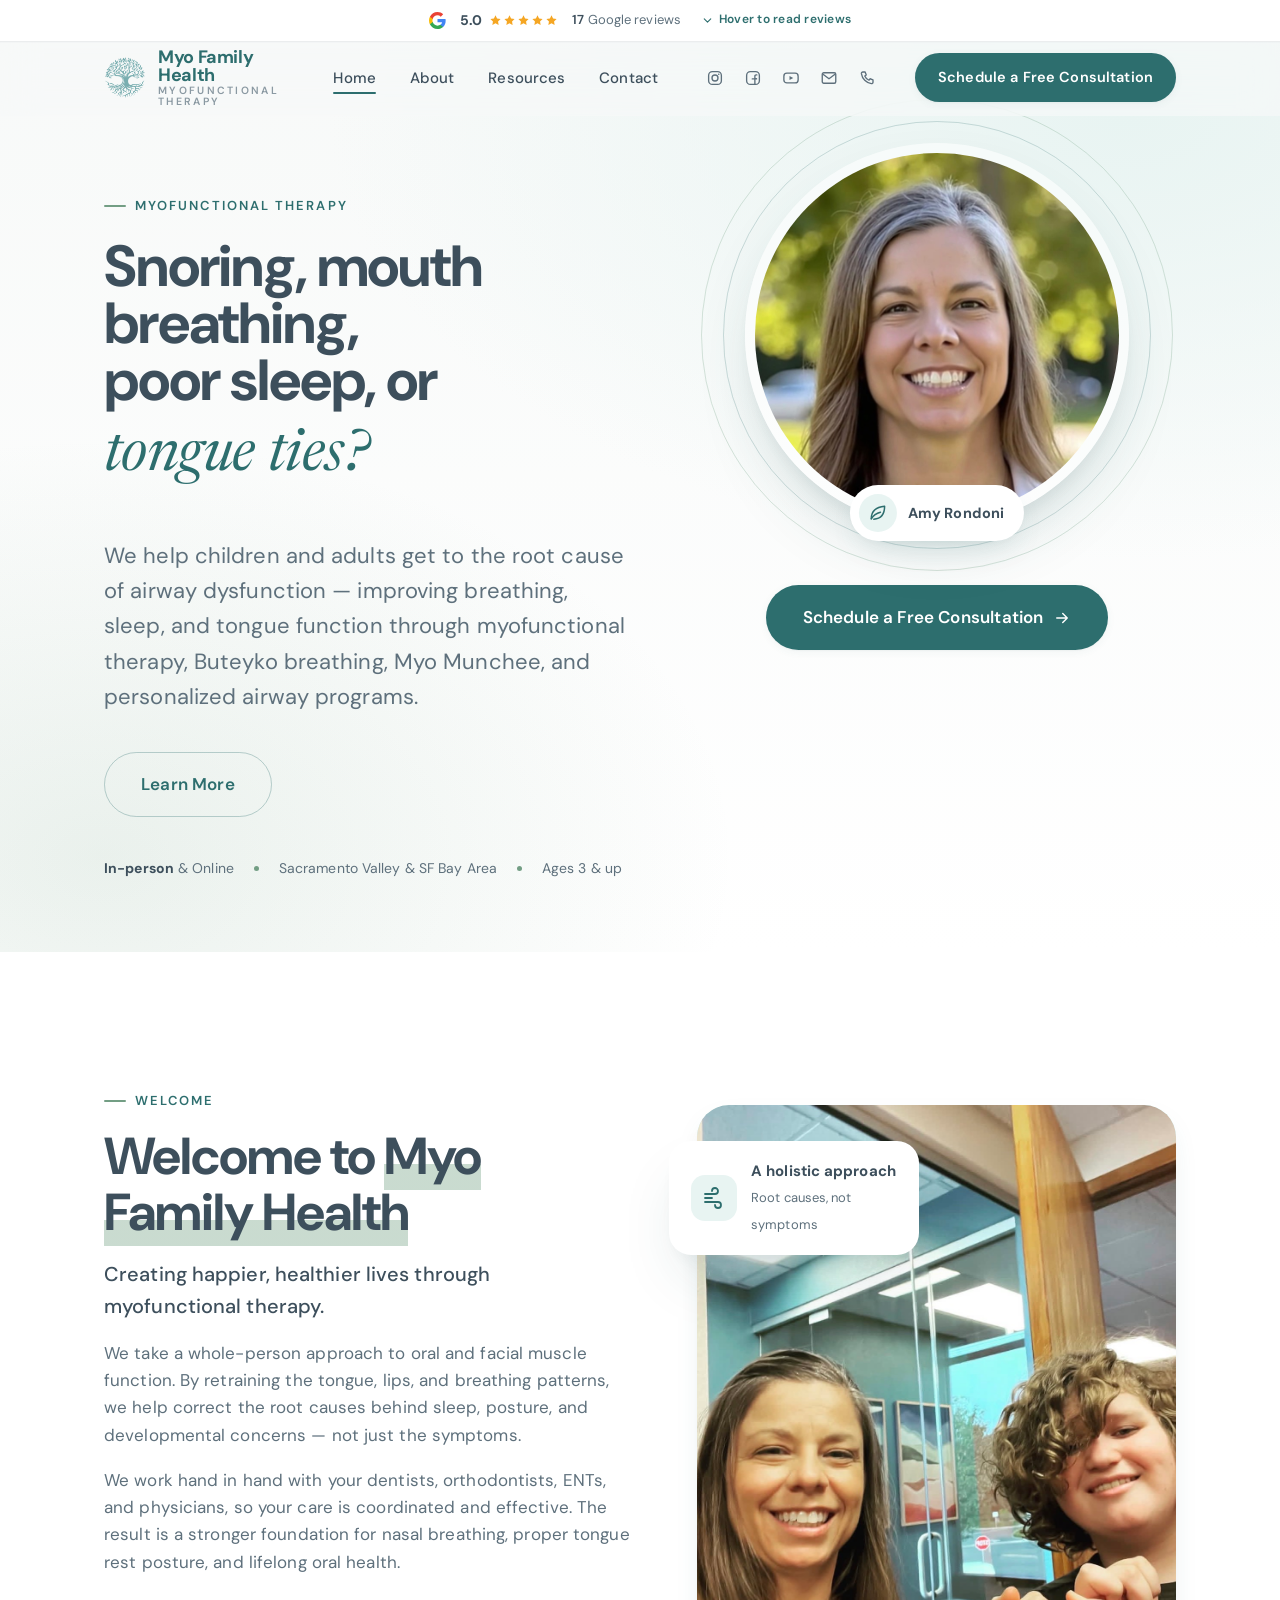
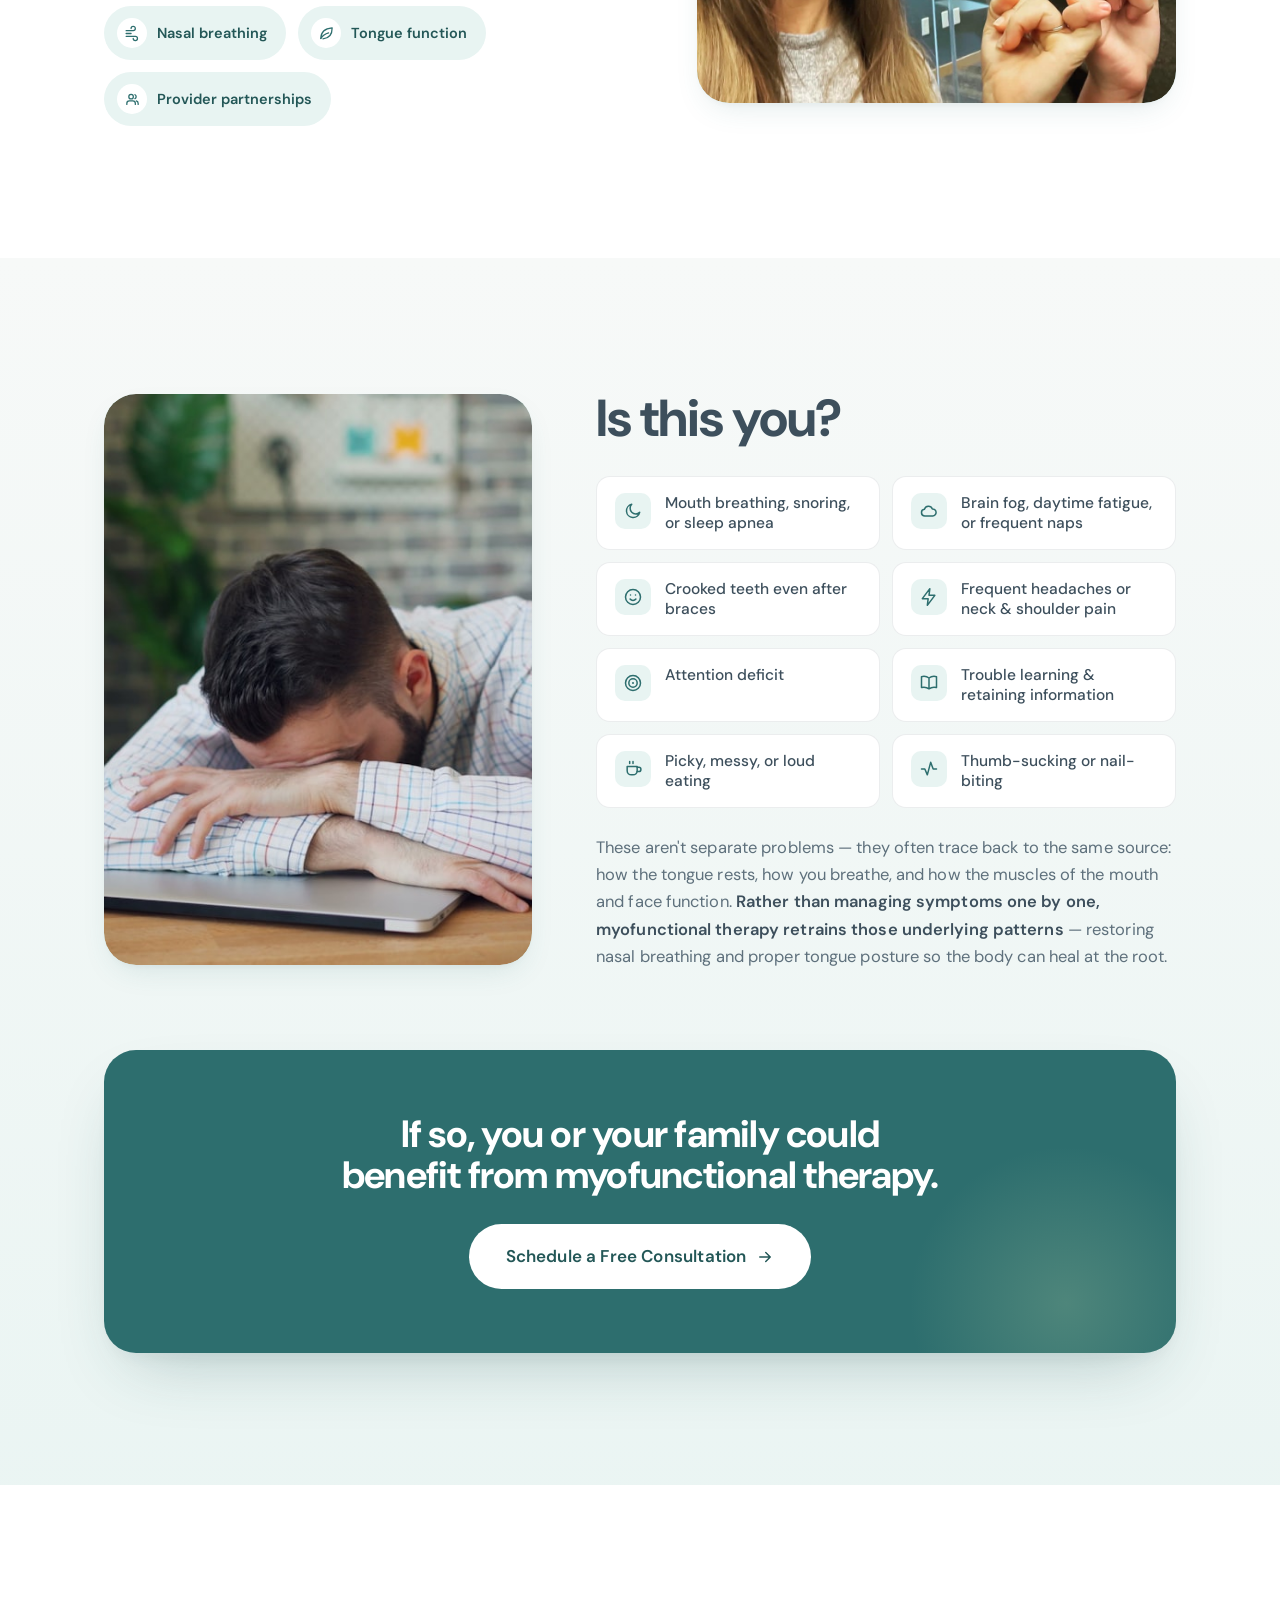
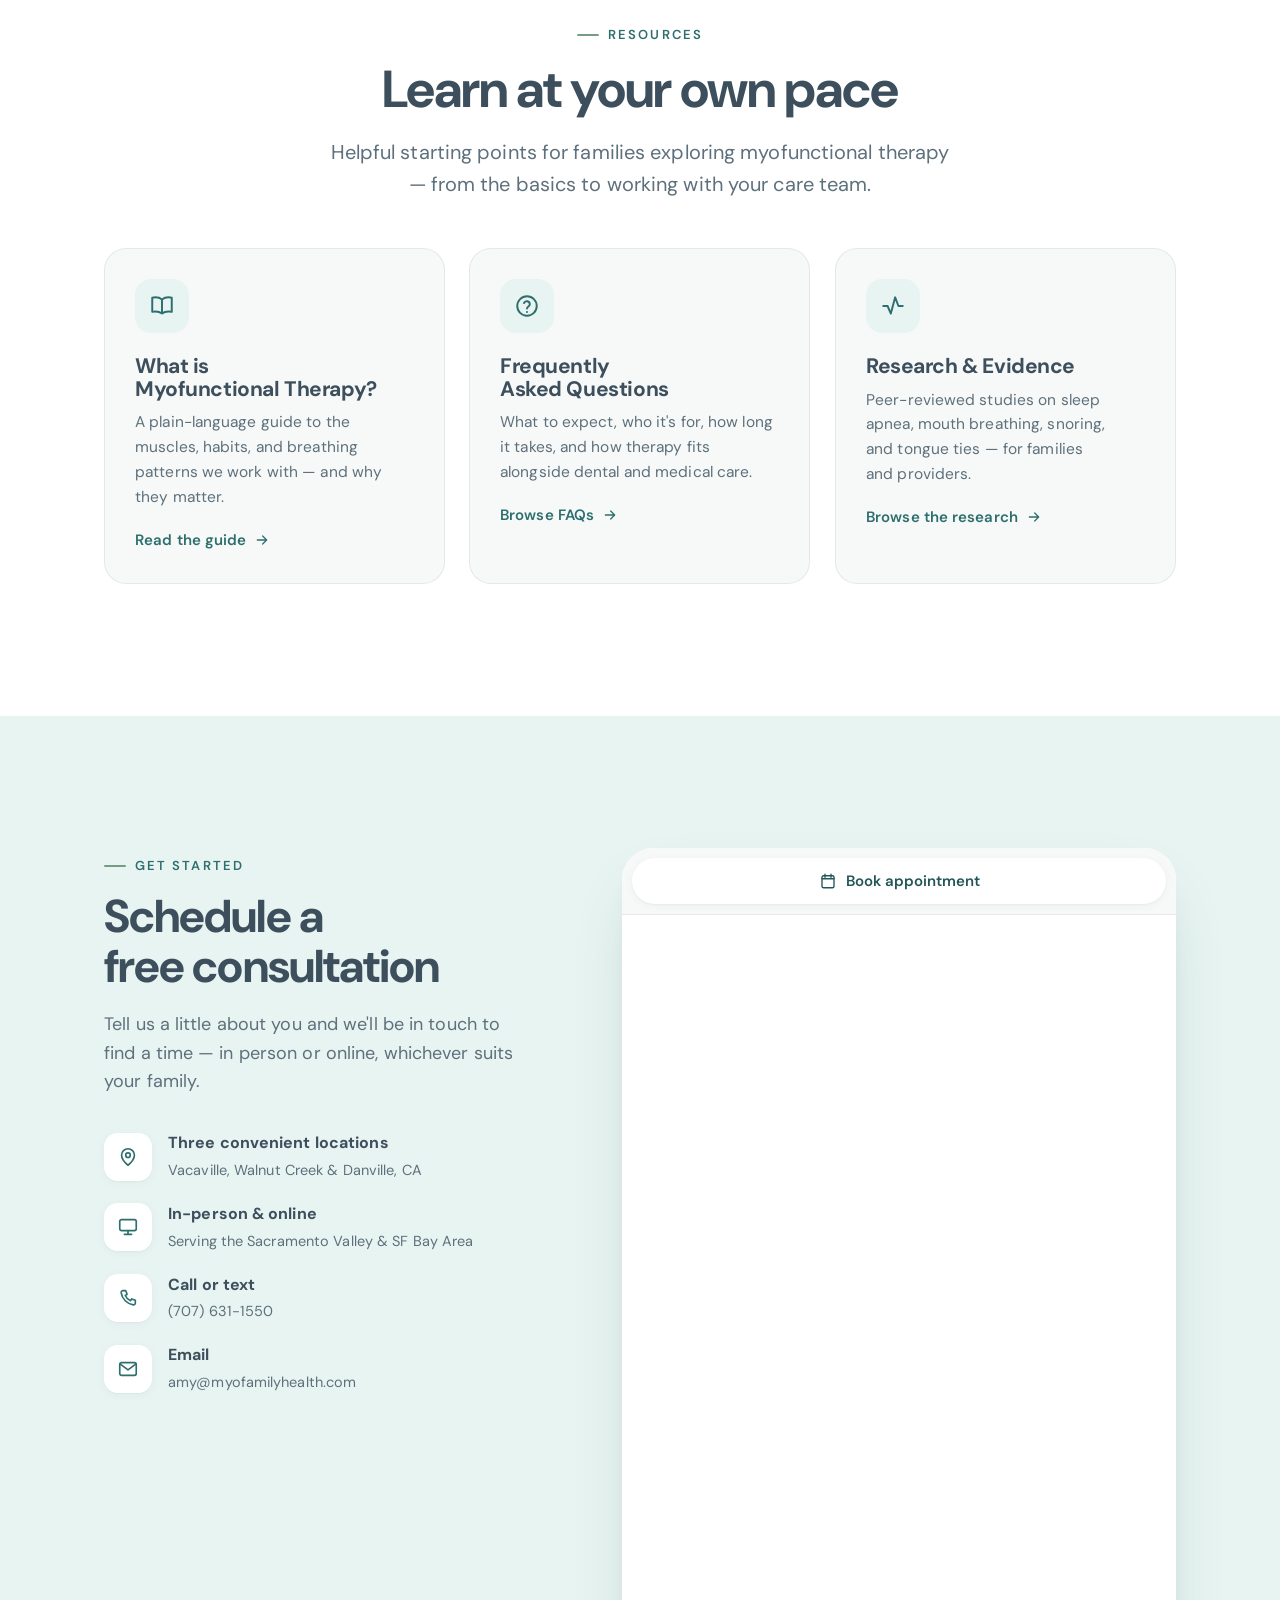
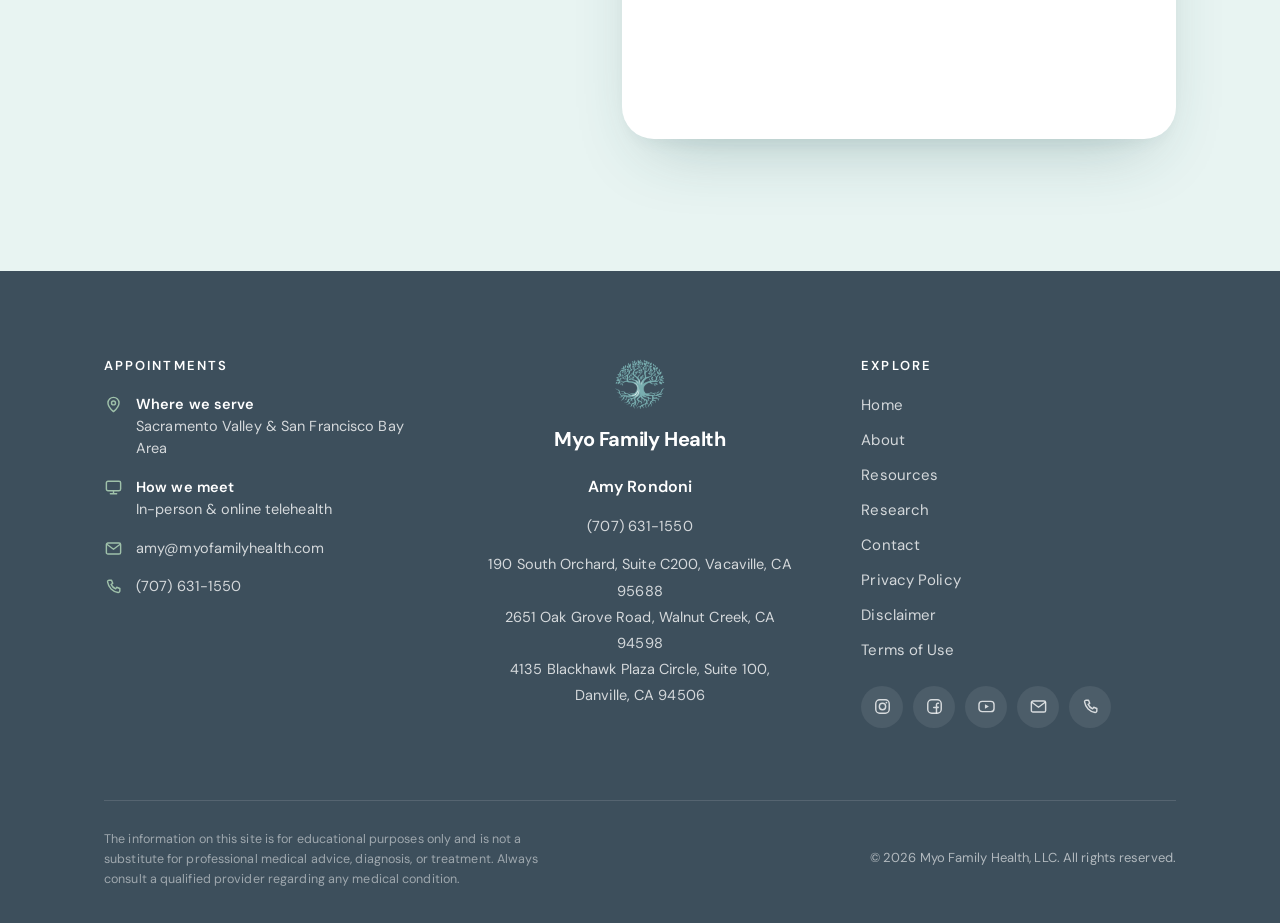
<file: index.html>
<!DOCTYPE html>
<html lang="en">
<head>
<meta charset="UTF-8" />
<meta name="viewport" content="width=device-width, initial-scale=1.0" />
<title>Myo Family Health — Myofunctional Therapy for Sleep, Breathing &amp; Tongue Ties</title>
<meta name="description" content="Myofunctional therapy for children &amp; adults addressing the root cause of snoring, mouth breathing, poor sleep, tongue ties &amp; airway concerns. In-person &amp; online — Sacramento Valley &amp; SF Bay Area." />
<link rel="canonical" href="https://www.myofamilyhealth.com/" />
<meta name="robots" content="index, follow, max-snippet:-1, max-image-preview:large, max-video-preview:-1" />
<meta name="theme-color" content="#2D6E6E" />
<meta name="author" content="Amy Rondoni" />

<!-- Favicons -->
<link rel="icon" href="assets/logo-tree.png" type="image/png" />
<link rel="apple-touch-icon" href="assets/logo-tree.png" />

<!-- Open Graph -->
<meta property="og:type" content="website" />
<meta property="og:locale" content="en_US" />
<meta property="og:site_name" content="Myo Family Health" />
<meta property="og:title" content="Myofunctional Therapy for Sleep, Breathing &amp; Tongue Ties — Myo Family Health" />
<meta property="og:description" content="We help children &amp; adults address the root cause of airway dysfunction — snoring, mouth breathing, poor sleep, and tongue ties. In-person &amp; online, ages 3 and up." />
<meta property="og:url" content="https://www.myofamilyhealth.com/" />
<meta property="og:image" content="https://www.myofamilyhealth.com/wp-content/uploads/MFH_Logo_512x512.jpg" />

<!-- Twitter -->
<meta name="twitter:card" content="summary_large_image" />
<meta name="twitter:title" content="Myofunctional Therapy for Sleep, Breathing &amp; Tongue Ties — Myo Family Health" />
<meta name="twitter:description" content="We help children &amp; adults address the root cause of airway dysfunction — snoring, mouth breathing, poor sleep, and tongue ties. In-person &amp; online, ages 3 and up." />
<meta name="twitter:image" content="https://www.myofamilyhealth.com/wp-content/uploads/MFH_Logo_512x512.jpg" />

<link rel="preconnect" href="https://fonts.googleapis.com" />
<link rel="preconnect" href="https://fonts.gstatic.com" crossorigin />
<link href="https://fonts.googleapis.com/css2?family=DM+Sans:opsz,wght@9..40,400;9..40,500;9..40,600;9..40,700&family=Newsreader:ital,opsz,wght@1,6..72,400;1,6..72,500&display=swap" rel="stylesheet" />
<link rel="stylesheet" href="styles.css" />

<!-- Structured data (translated from the site's Yoast SEO configuration) -->
<script type="application/ld+json">
{
  "@context": "https://schema.org",
  "@graph": [
    {
      "@type": "Organization",
      "@id": "https://www.myofamilyhealth.com/#organization",
      "name": "Myo Family Health",
      "alternateName": "Myo Family Health, LLC",
      "url": "https://www.myofamilyhealth.com/",
      "email": "amy@myofamilyhealth.com",
      "telephone": "+1-707-631-1550",
      "logo": {
        "@type": "ImageObject",
        "@id": "https://www.myofamilyhealth.com/#logo",
        "url": "https://www.myofamilyhealth.com/wp-content/uploads/MFH_Logo_512x512.jpg",
        "contentUrl": "https://www.myofamilyhealth.com/wp-content/uploads/MFH_Logo_512x512.jpg",
        "width": 512,
        "height": 512,
        "caption": "Myo Family Health"
      },
      "image": { "@id": "https://www.myofamilyhealth.com/#logo" },
      "description": "Myofunctional therapy for children and adults — addressing the root cause of airway dysfunction, including snoring, mouth breathing, poor sleep, and tongue ties. In person and online in the Sacramento Valley and San Francisco Bay Area.",
      "slogan": "Breathe Better. Live Better.",
      "areaServed": ["Sacramento Valley", "San Francisco Bay Area"],
      "knowsAbout": [
        "Myofunctional therapy",
        "Orofacial myology",
        "Sleep-disordered breathing",
        "Obstructive sleep apnea",
        "Mouth breathing",
        "Snoring",
        "Tongue tie (ankyloglossia)",
        "Tongue thrust",
        "Nasal breathing",
        "Buteyko breathing",
        "Myo Munchee",
        "Airway health"
      ],
      "sameAs": [
        "https://www.facebook.com/myofamilyhealth",
        "https://www.instagram.com/myofamilyhealth/",
        "https://youtube.com/@myofamilyhealth"
      ],
      "aggregateRating": {
        "@type": "AggregateRating",
        "ratingValue": "5.0",
        "reviewCount": "17",
        "bestRating": "5",
        "worstRating": "1"
      }
    },
    {
      "@type": "WebSite",
      "@id": "https://www.myofamilyhealth.com/#website",
      "url": "https://www.myofamilyhealth.com/",
      "name": "Myo Family Health",
      "description": "Myofunctional Therapy",
      "publisher": { "@id": "https://www.myofamilyhealth.com/#organization" },
      "inLanguage": "en-US"
    },
    {
      "@type": "WebPage",
      "@id": "https://www.myofamilyhealth.com/#webpage",
      "url": "https://www.myofamilyhealth.com/",
      "name": "Myofunctional Therapy for Sleep, Breathing & Tongue Ties — Myo Family Health",
      "isPartOf": { "@id": "https://www.myofamilyhealth.com/#website" },
      "about": { "@id": "https://www.myofamilyhealth.com/#organization" },
      "description": "Myofunctional therapy for children and adults addressing the root cause of snoring, mouth breathing, poor sleep, tongue ties, and airway concerns. In person and online in the Sacramento Valley and San Francisco Bay Area.",
      "inLanguage": "en-US"
    },
    {
      "@type": ["MedicalBusiness", "LocalBusiness"],
      "@id": "https://www.myofamilyhealth.com/#vacaville",
      "name": "Myo Family Health — Vacaville",
      "parentOrganization": { "@id": "https://www.myofamilyhealth.com/#organization" },
      "url": "https://www.myofamilyhealth.com/",
      "telephone": "+1-707-631-1550",
      "email": "amy@myofamilyhealth.com",
      "image": { "@id": "https://www.myofamilyhealth.com/#logo" },
      "address": {
        "@type": "PostalAddress",
        "streetAddress": "190 South Orchard, Suite C200",
        "addressLocality": "Vacaville",
        "addressRegion": "CA",
        "postalCode": "95688",
        "addressCountry": "US"
      },
      "areaServed": ["Sacramento Valley", "San Francisco Bay Area"]
    },
    {
      "@type": ["MedicalBusiness", "LocalBusiness"],
      "@id": "https://www.myofamilyhealth.com/#walnutcreek",
      "name": "Myo Family Health — Walnut Creek",
      "parentOrganization": { "@id": "https://www.myofamilyhealth.com/#organization" },
      "url": "https://www.myofamilyhealth.com/",
      "telephone": "+1-707-631-1550",
      "email": "amy@myofamilyhealth.com",
      "image": { "@id": "https://www.myofamilyhealth.com/#logo" },
      "address": {
        "@type": "PostalAddress",
        "streetAddress": "2651 Oak Grove Road",
        "addressLocality": "Walnut Creek",
        "addressRegion": "CA",
        "postalCode": "94598",
        "addressCountry": "US"
      },
      "areaServed": ["Sacramento Valley", "San Francisco Bay Area"]
    },
    {
      "@type": ["MedicalBusiness", "LocalBusiness"],
      "@id": "https://www.myofamilyhealth.com/#danville",
      "name": "Myo Family Health — Danville",
      "parentOrganization": { "@id": "https://www.myofamilyhealth.com/#organization" },
      "url": "https://www.myofamilyhealth.com/",
      "telephone": "+1-707-631-1550",
      "email": "amy@myofamilyhealth.com",
      "image": { "@id": "https://www.myofamilyhealth.com/#logo" },
      "address": {
        "@type": "PostalAddress",
        "streetAddress": "4135 Blackhawk Plaza Circle, Suite 100",
        "addressLocality": "Danville",
        "addressRegion": "CA",
        "postalCode": "94506",
        "addressCountry": "US"
      },
      "areaServed": ["Sacramento Valley", "San Francisco Bay Area"]
    }
  ]
}
</script>
</head>
<body>

<!-- ============ ICON SPRITE ============ -->
<svg width="0" height="0" style="position:absolute" aria-hidden="true">
  <defs>
    <g id="i-base" fill="none" stroke="currentColor" stroke-width="1.8" stroke-linecap="round" stroke-linejoin="round"></g>
  </defs>
  <symbol id="ic-tree" viewBox="0 0 40 40" fill="none" stroke="currentColor" stroke-width="1.7" stroke-linecap="round" stroke-linejoin="round">
    <circle cx="20" cy="15" r="11"/>
    <path d="M20 26 V9 M20 17 L13.5 11 M20 17 L26.5 11 M20 21 L15.5 17 M20 21 L24.5 17"/>
    <path d="M20 26 V36 M20 36 L14.5 39 M20 36 L25.5 39"/>
    <circle cx="20" cy="8.4" r="1.1" fill="currentColor" stroke="none"/>
    <circle cx="13.2" cy="10.6" r="1.1" fill="currentColor" stroke="none"/>
    <circle cx="26.8" cy="10.6" r="1.1" fill="currentColor" stroke="none"/>
  </symbol>
  <symbol id="ic-arrow" viewBox="0 0 24 24" fill="none" stroke="currentColor" stroke-width="1.9" stroke-linecap="round" stroke-linejoin="round"><path d="M5 12h14M13 6l6 6-6 6"/></symbol>
  <symbol id="ic-star" viewBox="0 0 24 24"><path fill="currentColor" d="M12 2.5l2.9 5.88 6.5.94-4.7 4.58 1.11 6.46L12 17.3l-5.81 3.06 1.11-6.46-4.7-4.58 6.5-.94z"/></symbol>
  <symbol id="ic-check" viewBox="0 0 24 24" fill="none" stroke="currentColor" stroke-width="2.2" stroke-linecap="round" stroke-linejoin="round"><path d="M5 12.5l4.5 4.5L19 7"/></symbol>
  <symbol id="ic-leaf" viewBox="0 0 24 24" fill="none" stroke="currentColor" stroke-width="1.8" stroke-linecap="round" stroke-linejoin="round"><path d="M4 19C4 11 9 5 20 4c0 9-4 15-13 15.5"/><path d="M4 19c3-5 7-7 11-8"/></symbol>
  <symbol id="ic-wind" viewBox="0 0 24 24" fill="none" stroke="currentColor" stroke-width="1.8" stroke-linecap="round" stroke-linejoin="round"><path d="M3 8h10a3 3 0 1 0-3-3M3 16h13a3 3 0 1 1-3 3M3 12h7"/></symbol>
  <symbol id="ic-moon" viewBox="0 0 24 24" fill="none" stroke="currentColor" stroke-width="1.8" stroke-linecap="round" stroke-linejoin="round"><path d="M20 13.5A8 8 0 1 1 10.5 4 6.5 6.5 0 0 0 20 13.5z"/></symbol>
  <symbol id="ic-cloud" viewBox="0 0 24 24" fill="none" stroke="currentColor" stroke-width="1.8" stroke-linecap="round" stroke-linejoin="round"><path d="M7 18a4 4 0 0 1-.5-7.97A5 5 0 0 1 16 9.5a3.5 3.5 0 0 1 .5 8.5z"/></symbol>
  <symbol id="ic-smile" viewBox="0 0 24 24" fill="none" stroke="currentColor" stroke-width="1.8" stroke-linecap="round" stroke-linejoin="round"><circle cx="12" cy="12" r="9"/><path d="M8.5 14.5a4.5 4.5 0 0 0 7 0"/><path d="M9 9.5h.01M15 9.5h.01"/></symbol>
  <symbol id="ic-zap" viewBox="0 0 24 24" fill="none" stroke="currentColor" stroke-width="1.8" stroke-linecap="round" stroke-linejoin="round"><path d="M13 2L4 14h7l-1 8 9-12h-7z"/></symbol>
  <symbol id="ic-target" viewBox="0 0 24 24" fill="none" stroke="currentColor" stroke-width="1.8" stroke-linecap="round" stroke-linejoin="round"><circle cx="12" cy="12" r="9"/><circle cx="12" cy="12" r="5"/><circle cx="12" cy="12" r="1.2" fill="currentColor" stroke="none"/></symbol>
  <symbol id="ic-book" viewBox="0 0 24 24" fill="none" stroke="currentColor" stroke-width="1.8" stroke-linecap="round" stroke-linejoin="round"><path d="M12 6c-1.5-1.2-3.6-2-6-2-1 0-2 .1-3 .4v13c1-.3 2-.4 3-.4 2.4 0 4.5.8 6 2 1.5-1.2 3.6-2 6-2 1 0 2 .1 3 .4v-13c-1-.3-2-.4-3-.4-2.4 0-4.5.8-6 2zM12 6v13"/></symbol>
  <symbol id="ic-cup" viewBox="0 0 24 24" fill="none" stroke="currentColor" stroke-width="1.8" stroke-linecap="round" stroke-linejoin="round"><path d="M5 9h12v5a5 5 0 0 1-5 5h-2a5 5 0 0 1-5-5z"/><path d="M17 10h2a2.5 2.5 0 0 1 0 5h-2"/><path d="M8 3v2.5M12 3v2.5"/></symbol>
  <symbol id="ic-activity" viewBox="0 0 24 24" fill="none" stroke="currentColor" stroke-width="1.8" stroke-linecap="round" stroke-linejoin="round"><path d="M3 12h4l3 7 4-15 3 8h4"/></symbol>
  <symbol id="ic-help" viewBox="0 0 24 24" fill="none" stroke="currentColor" stroke-width="1.8" stroke-linecap="round" stroke-linejoin="round"><circle cx="12" cy="12" r="9"/><path d="M9.2 9.3a2.8 2.8 0 0 1 5.4 1c0 1.9-2.6 2.3-2.6 4"/><path d="M12 17.5h.01"/></symbol>
  <symbol id="ic-users" viewBox="0 0 24 24" fill="none" stroke="currentColor" stroke-width="1.8" stroke-linecap="round" stroke-linejoin="round"><path d="M16 19v-1.5a3.5 3.5 0 0 0-3.5-3.5h-5A3.5 3.5 0 0 0 4 17.5V19"/><circle cx="10" cy="8" r="3.2"/><path d="M20 19v-1.5a3.5 3.5 0 0 0-2.6-3.4M15.5 5.2a3.2 3.2 0 0 1 0 5.6"/></symbol>
  <symbol id="ic-pin" viewBox="0 0 24 24" fill="none" stroke="currentColor" stroke-width="1.8" stroke-linecap="round" stroke-linejoin="round"><path d="M19 10c0 5-7 11-7 11s-7-6-7-11a7 7 0 0 1 14 0z"/><circle cx="12" cy="10" r="2.5"/></symbol>
  <symbol id="ic-monitor" viewBox="0 0 24 24" fill="none" stroke="currentColor" stroke-width="1.8" stroke-linecap="round" stroke-linejoin="round"><rect x="3" y="4" width="18" height="12" rx="2"/><path d="M8 20h8M12 16v4"/></symbol>
  <symbol id="ic-calendar" viewBox="0 0 24 24" fill="none" stroke="currentColor" stroke-width="1.8" stroke-linecap="round" stroke-linejoin="round"><rect x="4" y="5" width="16" height="16" rx="2"/><path d="M4 9h16M8 3v4M16 3v4"/></symbol>
  <symbol id="ic-phone" viewBox="0 0 24 24" fill="none" stroke="currentColor" stroke-width="1.8" stroke-linecap="round" stroke-linejoin="round"><path d="M6.5 4h3l1.5 4-2 1.3a11 11 0 0 0 5.7 5.7L16 13l4 1.5v3a2 2 0 0 1-2.2 2A16 16 0 0 1 4.5 6.2 2 2 0 0 1 6.5 4z"/></symbol>
  <symbol id="ic-mail" viewBox="0 0 24 24" fill="none" stroke="currentColor" stroke-width="1.8" stroke-linecap="round" stroke-linejoin="round"><rect x="3" y="5" width="18" height="14" rx="2"/><path d="M4 7l8 6 8-6"/></symbol>
  <symbol id="ic-instagram" viewBox="0 0 24 24" fill="none" stroke="currentColor" stroke-width="1.8" stroke-linecap="round" stroke-linejoin="round"><rect x="3.5" y="3.5" width="17" height="17" rx="5"/><circle cx="12" cy="12" r="4"/><circle cx="17" cy="7" r="1.1" fill="currentColor" stroke="none"/></symbol>
  <symbol id="ic-facebook" viewBox="0 0 24 24" fill="none" stroke="currentColor" stroke-width="1.8" stroke-linecap="round" stroke-linejoin="round"><rect x="3.5" y="3.5" width="17" height="17" rx="5"/><path d="M14.5 20v-7h2.2M11 13.2h5.7M14.5 13V9.6c0-1 .6-1.7 1.7-1.7h.9"/></symbol>
  <symbol id="ic-youtube" viewBox="0 0 24 24" fill="none" stroke="currentColor" stroke-width="1.8" stroke-linecap="round" stroke-linejoin="round"><rect x="2.5" y="5.5" width="19" height="13" rx="4"/><path d="M10 9.2l5 2.8-5 2.8z" fill="currentColor" stroke="none"/></symbol>
  <symbol id="ic-spark" viewBox="0 0 24 24" fill="none" stroke="currentColor" stroke-width="1.8" stroke-linecap="round" stroke-linejoin="round"><path d="M12 3v4M12 17v4M3 12h4M17 12h4M6 6l2.5 2.5M15.5 15.5L18 18M18 6l-2.5 2.5M8.5 15.5L6 18"/></symbol>
</svg>

<!-- ============ GOOGLE REVIEWS TOP BAR ============ -->
<div class="reviews-bar" aria-label="Google reviews">
  <div class="reviews-strip">
    <span class="g-logo" aria-hidden="true">
      <svg viewBox="0 0 24 24"><path fill="#4285F4" d="M23.5 12.27c0-.79-.07-1.54-.2-2.27H12v4.51h6.47a5.53 5.53 0 0 1-2.4 3.63v3h3.86c2.26-2.08 3.57-5.15 3.57-8.87z"/><path fill="#34A853" d="M12 24c3.24 0 5.95-1.08 7.93-2.91l-3.86-3c-1.08.72-2.45 1.16-4.07 1.16-3.13 0-5.78-2.11-6.73-4.96H1.29v3.09A12 12 0 0 0 12 24z"/><path fill="#FBBC05" d="M5.27 14.29A7.21 7.21 0 0 1 4.89 12c0-.8.14-1.57.38-2.29V6.62H1.29A12 12 0 0 0 0 12c0 1.94.46 3.77 1.29 5.38l3.98-3.09z"/><path fill="#EA4335" d="M12 4.75c1.77 0 3.35.61 4.6 1.8l3.42-3.42C17.95 1.19 15.24 0 12 0A12 12 0 0 0 1.29 6.62l3.98 3.09C6.22 6.86 8.87 4.75 12 4.75z"/></svg>
    </span>
    <span class="reviews-rating-row"><b>5.0</b>
      <span class="stars" role="img" aria-label="5 out of 5 stars"><svg><use href="#ic-star"/></svg><svg><use href="#ic-star"/></svg><svg><use href="#ic-star"/></svg><svg><use href="#ic-star"/></svg><svg><use href="#ic-star"/></svg></span>
    </span>
    <span class="reviews-count"><b>17</b> Google reviews</span>
    <span class="reviews-hint"><svg viewBox="0 0 24 24" fill="none" stroke="currentColor" stroke-width="2" stroke-linecap="round" stroke-linejoin="round"><path d="M6 9l6 6 6-6"/></svg> Hover to read reviews</span>
  </div>
  <div class="reviews-panel">
    <div class="reviews-panel-inner">
      <div class="reviews-track">
        <article class="review-card" tabindex="0" role="button" aria-label="Read full Google review">
          <span class="stars"><svg><use href="#ic-star"/></svg><svg><use href="#ic-star"/></svg><svg><use href="#ic-star"/></svg><svg><use href="#ic-star"/></svg><svg><use href="#ic-star"/></svg></span>
          <p>"Amy is the absolute BEST and I cannot thank her enough for how much she has changed my life. I started Myo therapy with her (had about 12 sessions) and each session she prepared new exercises, and made any modifications I needed…"</p>
          <div class="review-full" hidden>"Amy is the absolute BEST and I cannot thank her enough for how much she has changed my life. I started Myo therapy with her (had about 12 sessions) and each session she prepared new exercises, and made any modifications I needed. She is incredibly kind, patient, and truly invested in her clients' progress every step of the way."</div>
          <span class="review-author"><span class="avatar" aria-hidden="true"><svg viewBox="0 0 24 24"><path fill="#4285F4" d="M23.5 12.27c0-.79-.07-1.54-.2-2.27H12v4.51h6.47a5.53 5.53 0 0 1-2.4 3.63v3h3.86c2.26-2.08 3.57-5.15 3.57-8.87z"/><path fill="#34A853" d="M12 24c3.24 0 5.95-1.08 7.93-2.91l-3.86-3c-1.08.72-2.45 1.16-4.07 1.16-3.13 0-5.78-2.11-6.73-4.96H1.29v3.09A12 12 0 0 0 12 24z"/><path fill="#FBBC05" d="M5.27 14.29A7.21 7.21 0 0 1 4.89 12c0-.8.14-1.57.38-2.29V6.62H1.29A12 12 0 0 0 0 12c0 1.94.46 3.77 1.29 5.38l3.98-3.09z"/><path fill="#EA4335" d="M12 4.75c1.77 0 3.35.61 4.6 1.8l3.42-3.42C17.95 1.19 15.24 0 12 0A12 12 0 0 0 1.29 6.62l3.98 3.09C6.22 6.86 8.87 4.75 12 4.75z"/></svg></span> Google review</span>
          <span class="review-more">Read full review <svg viewBox="0 0 24 24" fill="none" stroke="currentColor" stroke-width="2" stroke-linecap="round" stroke-linejoin="round"><path d="M5 12h14M13 6l6 6-6 6"/></svg></span>
        </article>
        <article class="review-card" tabindex="0" role="button" aria-label="Read full Google review">
          <span class="stars"><svg><use href="#ic-star"/></svg><svg><use href="#ic-star"/></svg><svg><use href="#ic-star"/></svg><svg><use href="#ic-star"/></svg><svg><use href="#ic-star"/></svg></span>
          <p>"We are so grateful for Ms. Amy! She literally changed my son's life. We were in the great debate of getting a tongue tie surgery done at the age of 10. Amy helped us all the way through — she made every visit so comforting that we made the right decision…"</p>
          <div class="review-full" hidden>"We are so grateful for Ms. Amy! She literally changed my son's life. We were in the great debate of getting a tongue tie surgery done at the age of 10. Amy helped us all the way through — from phone calls answering a multitude of questions and concerns, providing articles and books with research before even getting started. She then made every visit so comforting that we made the right decision; she explained every exercise and stretch with what areas he was working and why. She was always available via phone, text, email… she reviewed videos and gave feedback to help him do the exercises correctly between visits. She was in constant contact with our dentist as well to monitor his progress prior and following his surgery. Myo therapy is hard work and takes a commitment, but Amy was there every step of the way adjusting to meet my son's needs and encouraging him, helping him build his confidence. He has improved so much in his sleep habits, his eating, and speech."</div>
          <span class="review-author"><span class="avatar" aria-hidden="true"><svg viewBox="0 0 24 24"><path fill="#4285F4" d="M23.5 12.27c0-.79-.07-1.54-.2-2.27H12v4.51h6.47a5.53 5.53 0 0 1-2.4 3.63v3h3.86c2.26-2.08 3.57-5.15 3.57-8.87z"/><path fill="#34A853" d="M12 24c3.24 0 5.95-1.08 7.93-2.91l-3.86-3c-1.08.72-2.45 1.16-4.07 1.16-3.13 0-5.78-2.11-6.73-4.96H1.29v3.09A12 12 0 0 0 12 24z"/><path fill="#FBBC05" d="M5.27 14.29A7.21 7.21 0 0 1 4.89 12c0-.8.14-1.57.38-2.29V6.62H1.29A12 12 0 0 0 0 12c0 1.94.46 3.77 1.29 5.38l3.98-3.09z"/><path fill="#EA4335" d="M12 4.75c1.77 0 3.35.61 4.6 1.8l3.42-3.42C17.95 1.19 15.24 0 12 0A12 12 0 0 0 1.29 6.62l3.98 3.09C6.22 6.86 8.87 4.75 12 4.75z"/></svg></span> Google review</span>
          <span class="review-more">Read full review <svg viewBox="0 0 24 24" fill="none" stroke="currentColor" stroke-width="2" stroke-linecap="round" stroke-linejoin="round"><path d="M5 12h14M13 6l6 6-6 6"/></svg></span>
        </article>
        <article class="review-card" tabindex="0" role="button" aria-label="Read full Google review">
          <span class="stars"><svg><use href="#ic-star"/></svg><svg><use href="#ic-star"/></svg><svg><use href="#ic-star"/></svg><svg><use href="#ic-star"/></svg><svg><use href="#ic-star"/></svg></span>
          <p>"Amy is a passionate and knowledgeable Myo Functional Therapist. She has helped my son work through his breathing exercises and fears of a tongue tie release. Her patience and compassion has made all the difference in the world to my son…"</p>
          <div class="review-full" hidden>"Amy is a passionate and knowledgeable Myo Functional Therapist. She has helped my son (then 12/13, now 15) work through his breathing exercises and fears of a tongue tie release. Her patience and compassion has made all the difference in the world to my son. He was able to have a tongue tie release with a strong tongue, proper breathing, and complete confidence. We had several sessions with Amy before she let us know that he would benefit from a tongue tie release, and she made sure he was physically and emotionally prepared for the minor surgery. She is an expert and professional in her field and a mentor to our son. Amy would do detailed practices of each exercise, had a handout with every explanation of how and why we were to do each exercise, and was a great communicator with us, and our other doctors who were involved in my son's care including the pediatrician, dentist, orthodontist, and osteopath doctor. After the tongue tie release, Amy was incredibly caring and attentive to any questions we had. She encouraged my son to be diligent with his exercise post op, which really paid off — he had great healing with no scarring. He continues to keep his \u201ctongue on the spot\u201d out of habit and is always checking to see if I have mine there too. Our family's highest recommendation for Myo Family Health, with nothing but deep respect, admiration, and friendship for Amy."</div>
          <span class="review-author"><span class="avatar" aria-hidden="true"><svg viewBox="0 0 24 24"><path fill="#4285F4" d="M23.5 12.27c0-.79-.07-1.54-.2-2.27H12v4.51h6.47a5.53 5.53 0 0 1-2.4 3.63v3h3.86c2.26-2.08 3.57-5.15 3.57-8.87z"/><path fill="#34A853" d="M12 24c3.24 0 5.95-1.08 7.93-2.91l-3.86-3c-1.08.72-2.45 1.16-4.07 1.16-3.13 0-5.78-2.11-6.73-4.96H1.29v3.09A12 12 0 0 0 12 24z"/><path fill="#FBBC05" d="M5.27 14.29A7.21 7.21 0 0 1 4.89 12c0-.8.14-1.57.38-2.29V6.62H1.29A12 12 0 0 0 0 12c0 1.94.46 3.77 1.29 5.38l3.98-3.09z"/><path fill="#EA4335" d="M12 4.75c1.77 0 3.35.61 4.6 1.8l3.42-3.42C17.95 1.19 15.24 0 12 0A12 12 0 0 0 1.29 6.62l3.98 3.09C6.22 6.86 8.87 4.75 12 4.75z"/></svg></span> Google review</span>
          <span class="review-more">Read full review <svg viewBox="0 0 24 24" fill="none" stroke="currentColor" stroke-width="2" stroke-linecap="round" stroke-linejoin="round"><path d="M5 12h14M13 6l6 6-6 6"/></svg></span>
        </article>
      </div>
    </div>
  </div>
</div>

<!-- ============ NAV ============ -->
<header class="nav">
  <div class="wrap">
    <a class="brand" href="#home" aria-label="Myo Family Health home">
      <img class="mark" src="assets/logo-tree.png" alt="" width="42" height="42" />
      <span class="wordmark">
        <b>Myo Family Health</b>
        <span>Myofunctional Therapy</span>
      </span>
    </a>
    <nav class="nav-links" aria-label="Primary">
      <a href="#home">Home</a>
      <a href="#about">About</a>
      <a href="#resources">Resources</a>
      <a href="#contact">Contact</a>
    </nav>
    <div class="nav-social">
      <a href="https://www.instagram.com/myofamilyhealth?utm_source=qr" target="_blank" rel="noopener" aria-label="Instagram"><svg><use href="#ic-instagram"/></svg></a>
      <a href="https://www.facebook.com/myofamilyhealth" target="_blank" rel="noopener" aria-label="Facebook"><svg><use href="#ic-facebook"/></svg></a>
      <a href="https://youtube.com/@myofamilyhealth?si=kYgawOLlHpWrf8bu" target="_blank" rel="noopener" aria-label="YouTube"><svg><use href="#ic-youtube"/></svg></a>
      <a href="mailto:amy@myofamilyhealth.com" aria-label="Email"><svg><use href="#ic-mail"/></svg></a>
      <a href="tel:+17076311550" aria-label="Phone"><svg><use href="#ic-phone"/></svg></a>
    </div>
    <div class="nav-cta">
      <a class="btn btn-primary" href="#contact">Schedule a Free Consultation</a>
    </div>
    <button class="nav-toggle" aria-label="Open menu" aria-expanded="false" aria-controls="mobile-menu"><span></span></button>
  </div>
</header>

<div class="mobile-menu" id="mobile-menu">
  <a href="#home">Home</a>
  <a href="#about">About</a>
  <a href="#resources">Resources</a>
  <a href="#contact">Contact</a>
  <a class="btn btn-primary" href="#contact">Schedule a Free Consultation</a>
  <div class="m-social">
    <a href="https://www.instagram.com/myofamilyhealth?utm_source=qr" target="_blank" rel="noopener" aria-label="Instagram"><svg><use href="#ic-instagram"/></svg></a>
    <a href="https://www.facebook.com/myofamilyhealth" target="_blank" rel="noopener" aria-label="Facebook"><svg><use href="#ic-facebook"/></svg></a>
    <a href="https://youtube.com/@myofamilyhealth?si=kYgawOLlHpWrf8bu" target="_blank" rel="noopener" aria-label="YouTube"><svg><use href="#ic-youtube"/></svg></a>
    <a href="mailto:amy@myofamilyhealth.com" aria-label="Email"><svg><use href="#ic-mail"/></svg></a>
    <a href="tel:+17076311550" aria-label="Phone"><svg><use href="#ic-phone"/></svg></a>
  </div>
</div>

<main>
<!-- ============ HERO ============ -->
<section class="hero" id="home">
  <div class="hero-overlay"></div>
  <div class="wrap hero-grid">
    <div class="hero-inner">
      <span class="eyebrow reveal">Myofunctional Therapy</span>
      <h1 class="reveal" data-delay="1" style="font-size:clamp(32px,4.6vw,58px);">Snoring, mouth breathing, poor sleep, or <span class="serif-accent">tongue ties?</span></h1>
      <p class="sub reveal" data-delay="2">We help children and adults get to the root cause of airway dysfunction — improving breathing, sleep, and tongue function through myofunctional therapy, Buteyko breathing, Myo Munchee, and personalized airway programs.</p>
      <div class="hero-ctas reveal" data-delay="3">
        <a class="btn btn-ghost btn-lg" href="#about">Learn More</a>
      </div>
      <div class="hero-trust reveal" data-delay="4">
        <span><b>In-person</b> &amp; Online</span>
        <span class="dot"></span>
        <span>Sacramento Valley &amp; SF Bay Area</span>
        <span class="dot"></span>
        <span>Ages 3 &amp; up</span>
      </div>
    </div>
    <div class="hero-portrait-col reveal" data-delay="2">
      <div class="hero-portrait">
        <div class="portrait-ring">
          <img src="assets/hero-amy.jpeg" alt="Amy Rondoni, Certified Orofacial Myologist" />
        </div>
        <span class="portrait-tag">
          <span class="leaf"><svg><use href="#ic-leaf"/></svg></span>
          <span><b>Amy Rondoni</b></span>
        </span>
      </div>
      <a class="btn btn-primary btn-lg hero-portrait-cta" href="#contact">Schedule a Free Consultation <svg><use href="#ic-arrow"/></svg></a>
    </div>
  </div>
</section>

<!-- ============ ABOUT ============ -->
<section class="about section-pad" id="about">
  <div class="wrap about-grid">
    <div class="about-copy">
      <span class="eyebrow reveal">Welcome</span>
      <h2 class="section-head reveal" data-delay="1" style="font-size:clamp(32px,4.6vw,52px);margin-top:16px;">Welcome to <span class="accent-underline">Myo Family Health</span></h2>
      <p class="big reveal" data-delay="1" style="margin-top:18px;">Creating happier, healthier lives through myofunctional therapy.</p>
      <p class="reveal" data-delay="2">We take a whole-person approach to oral and facial muscle function. By retraining the tongue, lips, and breathing patterns, we help correct the root causes behind sleep, posture, and developmental concerns — not just the symptoms.</p>
      <p class="reveal" data-delay="2">We work hand in hand with your dentists, orthodontists, ENTs, and physicians, so your care is coordinated and effective. The result is a stronger foundation for nasal breathing, proper tongue rest posture, and lifelong oral health.</p>
      <div class="about-badges reveal" data-delay="3">
        <div class="badge-wrap">
          <button class="badge" type="button" data-pop aria-expanded="false"><span class="ic"><svg><use href="#ic-wind"/></svg></span> Nasal breathing</button>
          <div class="badge-pop" role="tooltip">
            <b>Why nasal breathing matters</b>
            <p>Breathing through the nose filters, warms, and humidifies air, and boosts oxygen uptake. It supports deeper sleep, calmer focus, and proper facial and airway development — while chronic mouth breathing is linked to snoring, fatigue, and dental issues.</p>
          </div>
        </div>
        <div class="badge-wrap">
          <button class="badge" type="button" data-pop aria-expanded="false"><span class="ic"><svg><use href="#ic-leaf"/></svg></span> Tongue function</button>
          <div class="badge-pop" role="tooltip">
            <b>Why tongue function matters</b>
            <p>When the tongue rests on the roof of the mouth, it guides jaw growth, keeps teeth aligned, and supports an open airway. Correcting tongue posture and swallowing helps with speech, eating, and lasting orthodontic results.</p>
          </div>
        </div>
        <div class="badge-wrap">
          <button class="badge" type="button" data-pop aria-expanded="false"><span class="ic"><svg><use href="#ic-users"/></svg></span> Provider partnerships</button>
          <div class="badge-pop" role="tooltip">
            <b>Why a care team matters</b>
            <p>We coordinate with your dentist, orthodontist, ENT, and physician so everyone is working toward the same goals. This team approach treats root causes together and makes every treatment more effective and longer-lasting.</p>
          </div>
        </div>
      </div>
    </div>
    <div class="about-visual reveal" data-delay="2">
      <div class="ph about-photo">
        <img src="assets/about-holistic.jpg" alt="Amy Rondoni with a young client at Myo Family Health" />
      </div>
      <div class="about-float">
        <span class="leaf"><svg><use href="#ic-wind"/></svg></span>
        <div>
          <b>A holistic approach</b>
          <span>Root causes, not symptoms</span>
        </div>
      </div>
    </div>
  </div>
</section>

<!-- ============ SYMPTOMS ============ -->
<section class="symptoms section-pad">
  <div class="wrap">
    <div class="symptoms-grid">
      <div class="symptoms-visual reveal">
        <div class="ph symptoms-photo">
          <img src="assets/symptoms-tired.jpg" alt="A tired person resting their head on a desk, struggling with daytime fatigue" />
        </div>
      </div>
      <div class="symptoms-text">
        <h2 class="reveal" data-delay="1" style="font-size:clamp(32px,4.6vw,52px);margin-top:0;">Is this you?</h2>
        <div class="check-list">
          <button type="button" class="check-item reveal" data-delay="1" data-icon="ic-moon" data-title="Mouth breathing, snoring, or sleep apnea" data-desc="Breathing through the mouth — day or night — can disrupt sleep, lower oxygen intake, and affect how the face and airway develop. Myofunctional therapy restores nasal breathing and proper tongue posture to support quiet, restful sleep."><span class="ic"><svg><use href="#ic-moon"/></svg></span> Mouth breathing, snoring, or sleep apnea</button>
          <button type="button" class="check-item reveal" data-delay="1" data-icon="ic-cloud" data-title="Brain fog, daytime fatigue, or frequent naps" data-desc="Poor sleep quality from disordered breathing leaves you drained during the day. Improving airway function and breathing patterns helps restore steady energy and mental clarity."><span class="ic"><svg><use href="#ic-cloud"/></svg></span> Brain fog, daytime fatigue, or frequent naps</button>
          <button type="button" class="check-item reveal" data-delay="2" data-icon="ic-smile" data-title="Crooked teeth even after braces" data-desc="When the tongue doesn't rest on the roof of the mouth, it can push teeth out of alignment — even after orthodontic work. Correcting tongue posture helps protect and maintain your results."><span class="ic"><svg><use href="#ic-smile"/></svg></span> Crooked teeth even after braces</button>
          <button type="button" class="check-item reveal" data-delay="2" data-icon="ic-zap" data-title="Frequent headaches or neck &amp; shoulder pain" data-desc="Overworked jaw and neck muscles from improper oral posture and breathing can trigger tension headaches and chronic pain. Retraining these muscles relieves the underlying strain."><span class="ic"><svg><use href="#ic-zap"/></svg></span> Frequent headaches or neck &amp; shoulder pain</button>
          <button type="button" class="check-item reveal" data-delay="3" data-icon="ic-target" data-title="Attention deficit" data-desc="Fragmented sleep and low oxygen can mimic or worsen attention difficulties, especially in children. Better breathing often improves focus and behavior."><span class="ic"><svg><use href="#ic-target"/></svg></span> Attention deficit</button>
          <button type="button" class="check-item reveal" data-delay="3" data-icon="ic-book" data-title="Trouble learning &amp; retaining information" data-desc="Restful sleep is essential for memory and learning. Resolving airway and breathing issues helps the brain consolidate and recall information."><span class="ic"><svg><use href="#ic-book"/></svg></span> Trouble learning &amp; retaining information</button>
          <button type="button" class="check-item reveal" data-delay="4" data-icon="ic-cup" data-title="Picky, messy, or loud eating" data-desc="Weak or uncoordinated oral muscles can make chewing and swallowing difficult, leading to picky or messy eating. Therapy strengthens and coordinates these muscles."><span class="ic"><svg><use href="#ic-cup"/></svg></span> Picky, messy, or loud eating</button>
          <button type="button" class="check-item reveal" data-delay="4" data-icon="ic-activity" data-title="Thumb-sucking or nail-biting" data-desc="These habits can reshape the mouth and affect tongue and jaw development. Myofunctional therapy gently helps unwind them and establish healthy oral patterns."><span class="ic"><svg><use href="#ic-activity"/></svg></span> Thumb-sucking or nail-biting</button>
        </div>
        <p class="root-note reveal" data-delay="2">These aren't separate problems — they often trace back to the same source: how the tongue rests, how you breathe, and how the muscles of the mouth and face function. <strong>Rather than managing symptoms one by one, myofunctional therapy retrains those underlying patterns</strong> — restoring nasal breathing and proper tongue posture so the body can heal at the root.</p>
      </div>
    </div>

    <div class="symptoms-callout reveal">
      <h3>If so, you or your family could benefit from myofunctional therapy.</h3>
      <a class="btn btn-lg" href="#contact">Schedule a Free Consultation <svg><use href="#ic-arrow"/></svg></a>
    </div>
  </div>
</section>

<!-- ============ RESOURCES ============ -->
<section class="resources section-pad" id="resources">
  <div class="wrap">
    <div class="section-head reveal" style="max-width:640px;margin-inline:auto;text-align:center;">
      <span class="eyebrow">Resources</span>
      <h2>Learn at your own pace</h2>
      <p class="lead">Helpful starting points for families exploring myofunctional therapy — from the basics to working with your care team.</p>
    </div>
    <div class="res-grid">
      <article class="res-card reveal" data-delay="1">
        <span class="ic"><svg><use href="#ic-book"/></svg></span>
        <h3>What is Myofunctional Therapy?</h3>
        <p>A plain-language guide to the muscles, habits, and breathing patterns we work with — and why they matter.</p>
        <a class="link" href="#guide-myo" data-modal="guide-myo">Read the guide <svg><use href="#ic-arrow"/></svg></a>
      </article>
      <article class="res-card reveal" data-delay="2">
        <span class="ic"><svg><use href="#ic-help"/></svg></span>
        <h3>Frequently Asked Questions</h3>
        <p>What to expect, who it's for, how long it takes, and how therapy fits alongside dental and medical care.</p>
        <a class="link" href="#faq" data-modal="faq">Browse FAQs <svg><use href="#ic-arrow"/></svg></a>
      </article>
      <article class="res-card reveal" data-delay="3">
        <span class="ic"><svg><use href="#ic-activity"/></svg></span>
        <h3>Research &amp; Evidence</h3>
        <p>Peer-reviewed studies on sleep apnea, mouth breathing, snoring, and tongue ties — for families and providers.</p>
        <a class="link" href="research.html">Browse the research <svg><use href="#ic-arrow"/></svg></a>
      </article>
    </div>
  </div>
</section>

<!-- ============ CONTACT ============ -->
<section class="contact section-pad" id="contact">
  <div class="wrap contact-grid">
    <div class="contact-info reveal">
      <span class="eyebrow">Get Started</span>
      <h2 style="font-size:clamp(30px,4.2vw,46px);margin-top:16px;">Schedule a free consultation</h2>
      <p class="lead">Tell us a little about you and we'll be in touch to find a time — in person or online, whichever suits your family.</p>
      <div class="contact-rows">
        <div class="contact-row">
          <span class="ic"><svg><use href="#ic-pin"/></svg></span>
          <div><b>Three convenient locations</b><span>Vacaville, Walnut Creek &amp; Danville, CA</span></div>
        </div>
        <div class="contact-row">
          <span class="ic"><svg><use href="#ic-monitor"/></svg></span>
          <div><b>In-person &amp; online</b><span>Serving the Sacramento Valley &amp; SF Bay Area</span></div>
        </div>
        <div class="contact-row">
          <span class="ic"><svg><use href="#ic-phone"/></svg></span>
          <div><b>Call or text</b><span>(707) 631-1550</span></div>
        </div>
        <div class="contact-row">
          <span class="ic"><svg><use href="#ic-mail"/></svg></span>
          <div><b>Email</b><span>amy@myofamilyhealth.com</span></div>
        </div>
      </div>
    </div>

    <div class="contact-widget reveal" data-delay="1">
      <div class="widget-tabs" role="tablist" aria-label="Contact options">
        <button class="widget-tab active" role="tab" aria-selected="true" data-tab="book">
          <svg><use href="#ic-calendar"/></svg> Book appointment
        </button>
      </div>
      <div class="widget-frame" data-panel="book">
        <iframe
          src="https://amy-rondoni.clientsecure.me/widget"
          width="100%"
          height="800"
          frameborder="0"
          scrolling="no"
          title="Request an Appointment - Myo Family Health"
          loading="lazy">
        </iframe>
      </div>
    </div>

    <div class="contact-form reveal" data-delay="1" hidden>
      <form id="consult-form" novalidate>
        <h3>Request your consultation</h3>
        <p class="fhint">Free, no obligation. We typically respond within one business day.</p>
        <div class="field-row">
          <div class="field">
            <label for="f-name">Full name</label>
            <input id="f-name" name="name" type="text" data-validate="text" placeholder="Jane Doe" autocomplete="name" />
            <span class="err">Please enter your name.</span>
          </div>
          <div class="field">
            <label for="f-phone">Phone</label>
            <input id="f-phone" name="phone" type="tel" data-validate="phone" placeholder="(707) 631-1550" autocomplete="tel" />
            <span class="err">Enter a valid phone number.</span>
          </div>
        </div>
        <div class="field">
          <label for="f-email">Email</label>
          <input id="f-email" name="email" type="email" data-validate="email" placeholder="you@email.com" autocomplete="email" />
          <span class="err">Enter a valid email address.</span>
        </div>
        <div class="field">
          <label for="f-format">Preferred format</label>
          <select id="f-format" name="format" data-validate="text">
            <option value="">Select an option…</option>
            <option>In-person — Vacaville, CA</option>
            <option>In-person — Walnut Creek, CA</option>
            <option>In-person — Danville, CA</option>
            <option>Online (telehealth)</option>
            <option>No preference</option>
          </select>
          <span class="err">Please choose a format.</span>
        </div>
        <div class="field">
          <label for="f-msg">What brings you in? <span style="font-weight:500;color:var(--slate-faint);">(optional)</span></label>
          <textarea id="f-msg" name="message" placeholder="Snoring, mouth breathing, tongue-tie, post-orthodontic concerns…"></textarea>
        </div>
        <button class="btn btn-primary btn-lg" type="submit">Request Consultation <svg><use href="#ic-arrow"/></svg></button>
      </form>
      <div class="form-success">
        <span class="ic"><svg><use href="#ic-check"/></svg></span>
        <h3>Thank you — we've got it!</h3>
        <p>Amy will reach out within one business day to schedule your free consultation. Take a deep breath; you're in good hands.</p>
      </div>
    </div>
  </div>
</section>
</main>

<!-- ============ GUIDE MODAL ============ -->
<div class="modal" id="guide-myo" aria-hidden="true">
  <div class="modal-backdrop" data-close></div>
  <div class="modal-card" role="dialog" aria-modal="true" aria-labelledby="guide-title">
    <button class="modal-close" aria-label="Close" data-close>
      <svg viewBox="0 0 24 24" fill="none" stroke="currentColor" stroke-width="2" stroke-linecap="round"><path d="M6 6l12 12M18 6L6 18"/></svg>
    </button>
    <div class="modal-scroll">
      <span class="eyebrow">The Basics</span>
      <h2 id="guide-title">What is Myofunctional Therapy?</h2>
      <p class="modal-lead"><strong>Myofunctional therapy is gentle, exercise-based training for the muscles of the face, mouth, and tongue.</strong> Much like physical therapy retrains your body, it retrains how your tongue rests, how you swallow, and how you breathe — so the right muscles do the right jobs.</p>

      <p>The goal is simple: <span class="accent-underline">nasal breathing, lips together, and the tongue resting gently on the roof of the mouth</span>. When those everyday patterns are in place, they support healthy jaw growth, straighter teeth, better sleep, and clearer focus — for children and adults alike.</p>

      <div class="modal-points">
        <div class="modal-point">
          <span class="ic"><svg><use href="#ic-wind"/></svg></span>
          <div><b>Breathe through the nose</b><span>Replacing mouth breathing with calm, consistent nasal breathing — day and night.</span></div>
        </div>
        <div class="modal-point">
          <span class="ic"><svg><use href="#ic-leaf"/></svg></span>
          <div><b>Proper tongue posture</b><span>Training the tongue to rest on the palate, where it guides healthy oral development.</span></div>
        </div>
        <div class="modal-point">
          <span class="ic"><svg><use href="#ic-activity"/></svg></span>
          <div><b>Retrain habits</b><span>Gently unwinding patterns like thumb-sucking, tongue thrust, and improper swallowing.</span></div>
        </div>
        <div class="modal-point">
          <span class="ic"><svg><use href="#ic-users"/></svg></span>
          <div><b>A coordinated team</b><span>Working alongside your dentist, orthodontist, and ENT for lasting results.</span></div>
        </div>
      </div>

      <p class="modal-note">A typical program is a series of short, easy daily exercises practiced at home, with check-ins along the way. No two plans are identical — yours starts with a free consultation.</p>

      <div class="modal-actions">
        <a class="btn btn-primary btn-lg" href="#contact" data-close>Schedule a Free Consultation <svg><use href="#ic-arrow"/></svg></a>
      </div>
    </div>
  </div>
</div>

<!-- ============ FAQ MODAL ============ -->
<div class="modal" id="faq" aria-hidden="true">
  <div class="modal-backdrop" data-close></div>
  <div class="modal-card" role="dialog" aria-modal="true" aria-labelledby="faq-title">
    <button class="modal-close" aria-label="Close" data-close>
      <svg viewBox="0 0 24 24" fill="none" stroke="currentColor" stroke-width="2" stroke-linecap="round"><path d="M6 6l12 12M18 6L6 18"/></svg>
    </button>
    <div class="modal-scroll">
      <span class="eyebrow">Common Questions</span>
      <h2 id="faq-title">Frequently Asked Questions</h2>
      <p class="modal-lead">A few of the things families ask most. Don't see your question? Reach out — we're happy to help.</p>

      <div class="faq-list">
        <details class="faq-item">
          <summary>What exactly is myofunctional therapy?<span class="chev"></span></summary>
          <div class="faq-body"><p>It's gentle, exercise-based training for the muscles of the face, mouth, and tongue. We retrain how the tongue rests, how you swallow, and how you breathe — so the right muscles do the right jobs and support healthy growth, sleep, and function.</p></div>
        </details>
        <details class="faq-item">
          <summary>Who can benefit — is it just for kids?<span class="chev"></span></summary>
          <div class="faq-body"><p>People of all ages. We work with young children, teens, and adults. If you notice mouth breathing, snoring, tongue thrust, post-orthodontic relapse, or related concerns, therapy may help at any stage of life.</p></div>
        </details>
        <details class="faq-item">
          <summary>How long does a program take?<span class="chev"></span></summary>
          <div class="faq-body"><p>Most programs run several months, with short daily exercises at home and regular check-ins. Because every person is different, your exact plan and timeline are set after an initial evaluation.</p></div>
        </details>
        <details class="faq-item">
          <summary>What happens at the first appointment?<span class="chev"></span></summary>
          <div class="faq-body"><p>We start with a free consultation to understand your concerns and goals. From there, a full evaluation assesses tongue function, breathing, and oral posture, and we build a personalized plan together.</p></div>
        </details>
        <details class="faq-item">
          <summary>Do you work with my dentist or orthodontist?<span class="chev"></span></summary>
          <div class="faq-body"><p>Yes. We partner closely with dentists, orthodontists, ENTs, and physicians so your care is coordinated. Myofunctional therapy often makes other treatments more effective and longer-lasting.</p></div>
        </details>
        <details class="faq-item">
          <summary>Are sessions in person or online?<span class="chev"></span></summary>
          <div class="faq-body"><p>Both. We offer in-person visits in Vacaville, Walnut Creek, and Danville, and online telehealth sessions across the Sacramento Valley and SF Bay Area — whichever fits your family best.</p></div>
        </details>
      </div>

      <div class="modal-actions">
        <a class="btn btn-primary btn-lg" href="#contact" data-close>Schedule a Free Consultation <svg><use href="#ic-arrow"/></svg></a>
      </div>
    </div>
  </div>
</div>

<!-- ============ REVIEW MODAL ============ -->
<div class="modal" id="review-modal" aria-hidden="true">
  <div class="modal-backdrop" data-close></div>
  <div class="modal-card review-modal-card" role="dialog" aria-modal="true" aria-labelledby="review-modal-title">
    <button class="modal-close" aria-label="Close" data-close>
      <svg viewBox="0 0 24 24" fill="none" stroke="currentColor" stroke-width="2" stroke-linecap="round"><path d="M6 6l12 12M18 6L6 18"/></svg>
    </button>
    <div class="modal-scroll review-modal-scroll">
      <div class="review-modal-head">
        <span class="g-logo" aria-hidden="true"><svg viewBox="0 0 24 24"><path fill="#4285F4" d="M23.5 12.27c0-.79-.07-1.54-.2-2.27H12v4.51h6.47a5.53 5.53 0 0 1-2.4 3.63v3h3.86c2.26-2.08 3.57-5.15 3.57-8.87z"/><path fill="#34A853" d="M12 24c3.24 0 5.95-1.08 7.93-2.91l-3.86-3c-1.08.72-2.45 1.16-4.07 1.16-3.13 0-5.78-2.11-6.73-4.96H1.29v3.09A12 12 0 0 0 12 24z"/><path fill="#FBBC05" d="M5.27 14.29A7.21 7.21 0 0 1 4.89 12c0-.8.14-1.57.38-2.29V6.62H1.29A12 12 0 0 0 0 12c0 1.94.46 3.77 1.29 5.38l3.98-3.09z"/><path fill="#EA4335" d="M12 4.75c1.77 0 3.35.61 4.6 1.8l3.42-3.42C17.95 1.19 15.24 0 12 0A12 12 0 0 0 1.29 6.62l3.98 3.09C6.22 6.86 8.87 4.75 12 4.75z"/></svg></span>
        <div class="review-modal-meta">
          <span class="stars" role="img" aria-label="5 out of 5 stars"><svg><use href="#ic-star"/></svg><svg><use href="#ic-star"/></svg><svg><use href="#ic-star"/></svg><svg><use href="#ic-star"/></svg><svg><use href="#ic-star"/></svg></span>
          <span class="review-modal-source" id="review-modal-title">Posted on Google</span>
        </div>
      </div>
      <p class="review-modal-text" id="review-modal-text"></p>
      <div class="modal-actions">
        <a class="btn btn-primary btn-lg" href="#contact" data-close>Schedule a Free Consultation <svg><use href="#ic-arrow"/></svg></a>
      </div>
    </div>
  </div>
</div>

<!-- ============ SYMPTOM MODAL ============ -->
<div class="modal" id="symptom-modal" aria-hidden="true">
  <div class="modal-backdrop" data-close></div>
  <div class="modal-card symptom-modal-card" role="dialog" aria-modal="true" aria-labelledby="symptom-modal-title">
    <button class="modal-close" aria-label="Close" data-close>
      <svg viewBox="0 0 24 24" fill="none" stroke="currentColor" stroke-width="2" stroke-linecap="round"><path d="M6 6l12 12M18 6L6 18"/></svg>
    </button>
    <div class="modal-scroll symptom-modal-scroll">
      <span class="symptom-modal-ic"><svg><use href="#ic-moon" id="symptom-modal-use"/></svg></span>
      <h2 id="symptom-modal-title">Symptom</h2>
      <p class="symptom-modal-desc" id="symptom-modal-desc"></p>
      <div class="modal-actions">
        <a class="btn btn-primary btn-lg" href="#contact" data-close>Schedule a Free Consultation <svg><use href="#ic-arrow"/></svg></a>
      </div>
    </div>
  </div>
</div>

<!-- ============ FOOTER ============ -->
<footer class="footer">
  <div class="wrap">
    <div class="footer-grid">
      <div class="footer-col">
        <h4>Appointments</h4>
        <div class="foot-row">
          <span class="ic"><svg><use href="#ic-pin"/></svg></span>
          <div><b>Where we serve</b>Sacramento Valley &amp; San Francisco Bay Area</div>
        </div>
        <div class="foot-row">
          <span class="ic"><svg><use href="#ic-monitor"/></svg></span>
          <div><b>How we meet</b>In-person &amp; online telehealth</div>
        </div>
        <div class="foot-row">
          <span class="ic"><svg><use href="#ic-mail"/></svg></span>
          <div><a href="mailto:amy@myofamilyhealth.com">amy@myofamilyhealth.com</a></div>
        </div>
        <div class="foot-row">
          <span class="ic"><svg><use href="#ic-phone"/></svg></span>
          <div><a href="tel:+17076311550">(707) 631-1550</a></div>
        </div>
      </div>

      <div class="footer-col center">
        <span class="footer-brand">
          <img class="mark" src="assets/logo-tree.png" alt="" width="52" height="52" />
          <b>Myo Family Health</b>
        </span>
        <div class="footer-meta">
          <div class="name">Amy Rondoni</div>
          <div style="margin-top:12px;"><a href="tel:+17076311550">(707) 631-1550</a></div>
          <div style="margin-top:12px;">190 South Orchard, Suite C200, Vacaville, CA 95688<br />2651 Oak Grove Road, Walnut Creek, CA 94598<br />4135 Blackhawk Plaza Circle, Suite 100, Danville, CA 94506</div>
        </div>
      </div>

      <div class="footer-col" style="display:flex;flex-direction:column;align-items:inherit;">
        <h4>Explore</h4>
        <nav class="footer-nav" aria-label="Footer">
          <a href="#home">Home</a>
          <a href="#about">About</a>
          <a href="#resources">Resources</a>
          <a href="research.html">Research</a>
          <a href="#contact">Contact</a>
          <a href="privacy-policy.html">Privacy Policy</a>
          <a href="#">Disclaimer</a>
          <a href="terms-of-use.html">Terms of Use</a>
        </nav>
        <div class="footer-social">
          <a href="https://www.instagram.com/myofamilyhealth?utm_source=qr" target="_blank" rel="noopener" aria-label="Instagram"><svg><use href="#ic-instagram"/></svg></a>
          <a href="https://www.facebook.com/myofamilyhealth" target="_blank" rel="noopener" aria-label="Facebook"><svg><use href="#ic-facebook"/></svg></a>
          <a href="https://youtube.com/@myofamilyhealth?si=kYgawOLlHpWrf8bu" target="_blank" rel="noopener" aria-label="YouTube"><svg><use href="#ic-youtube"/></svg></a>
          <a href="mailto:amy@myofamilyhealth.com" aria-label="Email"><svg><use href="#ic-mail"/></svg></a>
          <a href="tel:+17076311550" aria-label="Phone"><svg><use href="#ic-phone"/></svg></a>
        </div>
      </div>
    </div>

    <div class="footer-bottom">
      <p class="disclaimer">The information on this site is for educational purposes only and is not a substitute for professional medical advice, diagnosis, or treatment. Always consult a qualified provider regarding any medical condition.</p>
      <p class="copy">© 2026 Myo Family Health, LLC. All rights reserved.</p>
    </div>
  </div>
</footer>

<script src="app.js"></script>

</body>
</html>
</file>
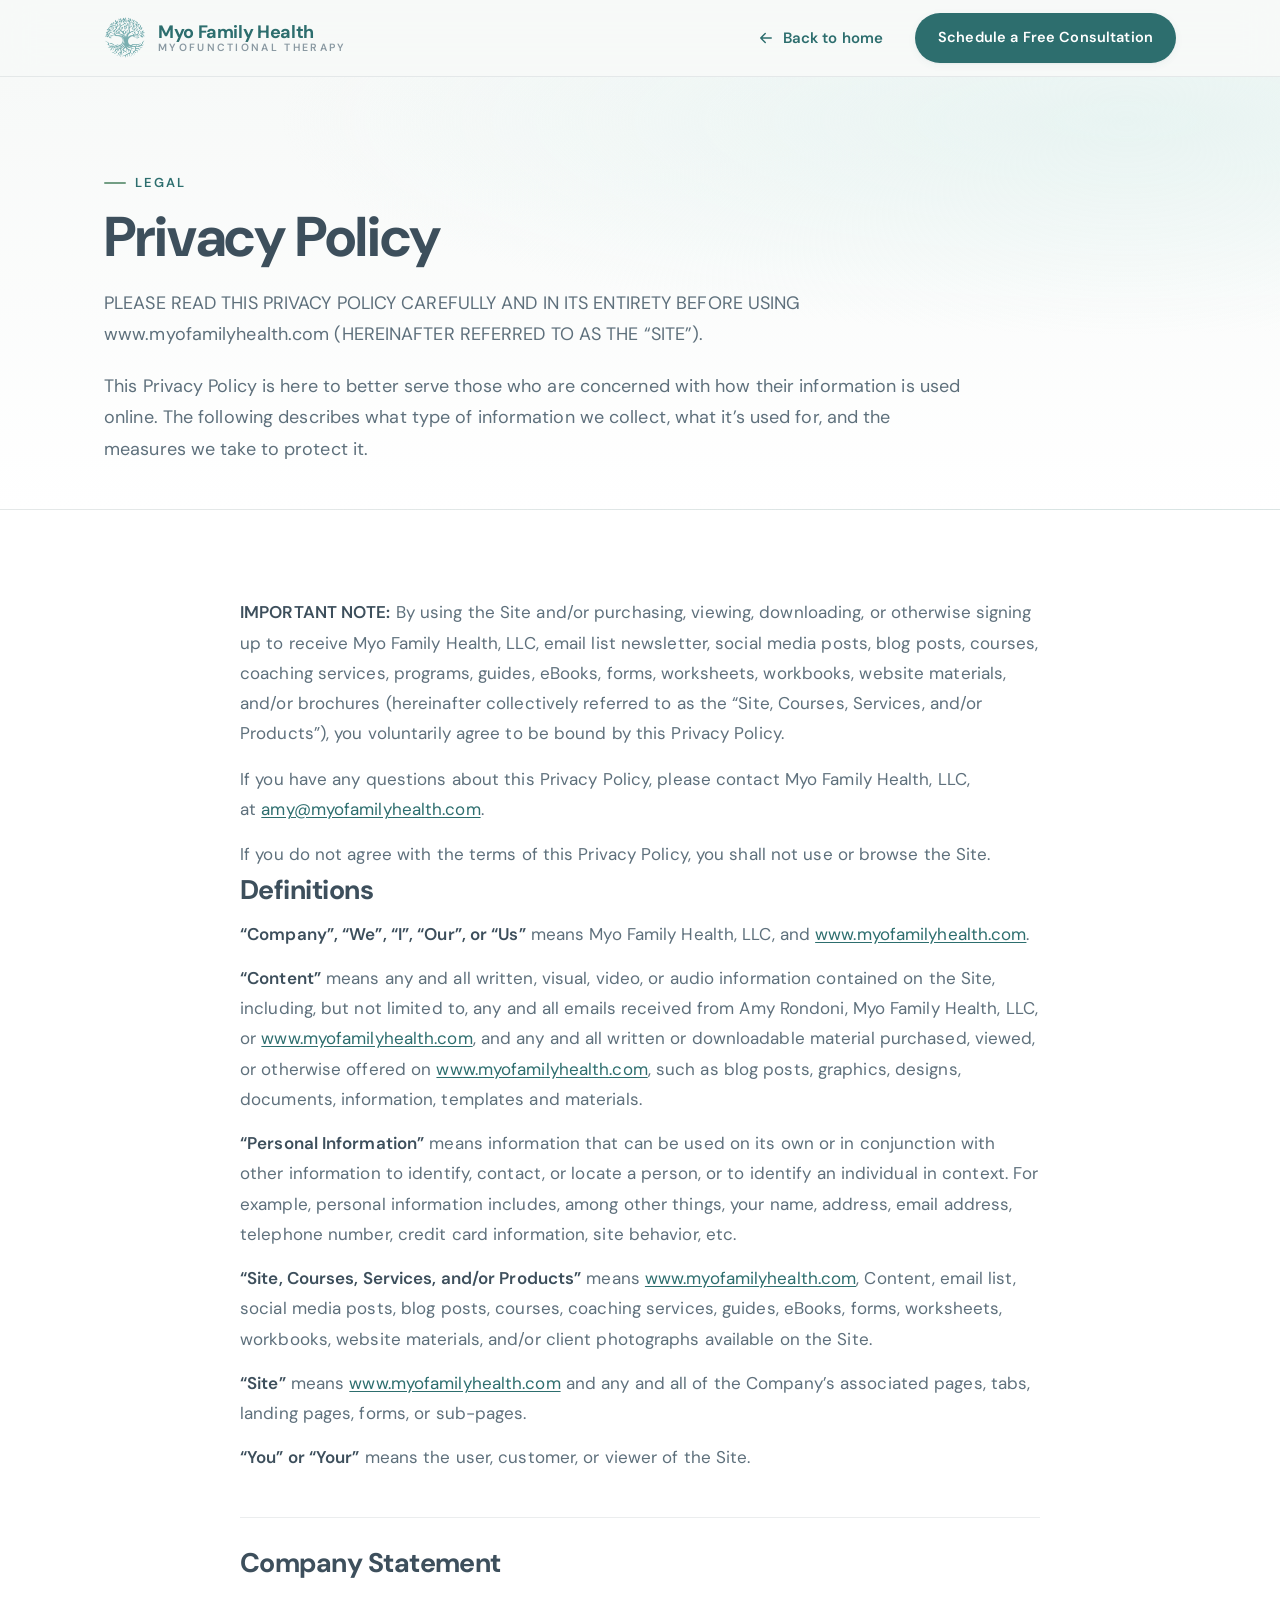
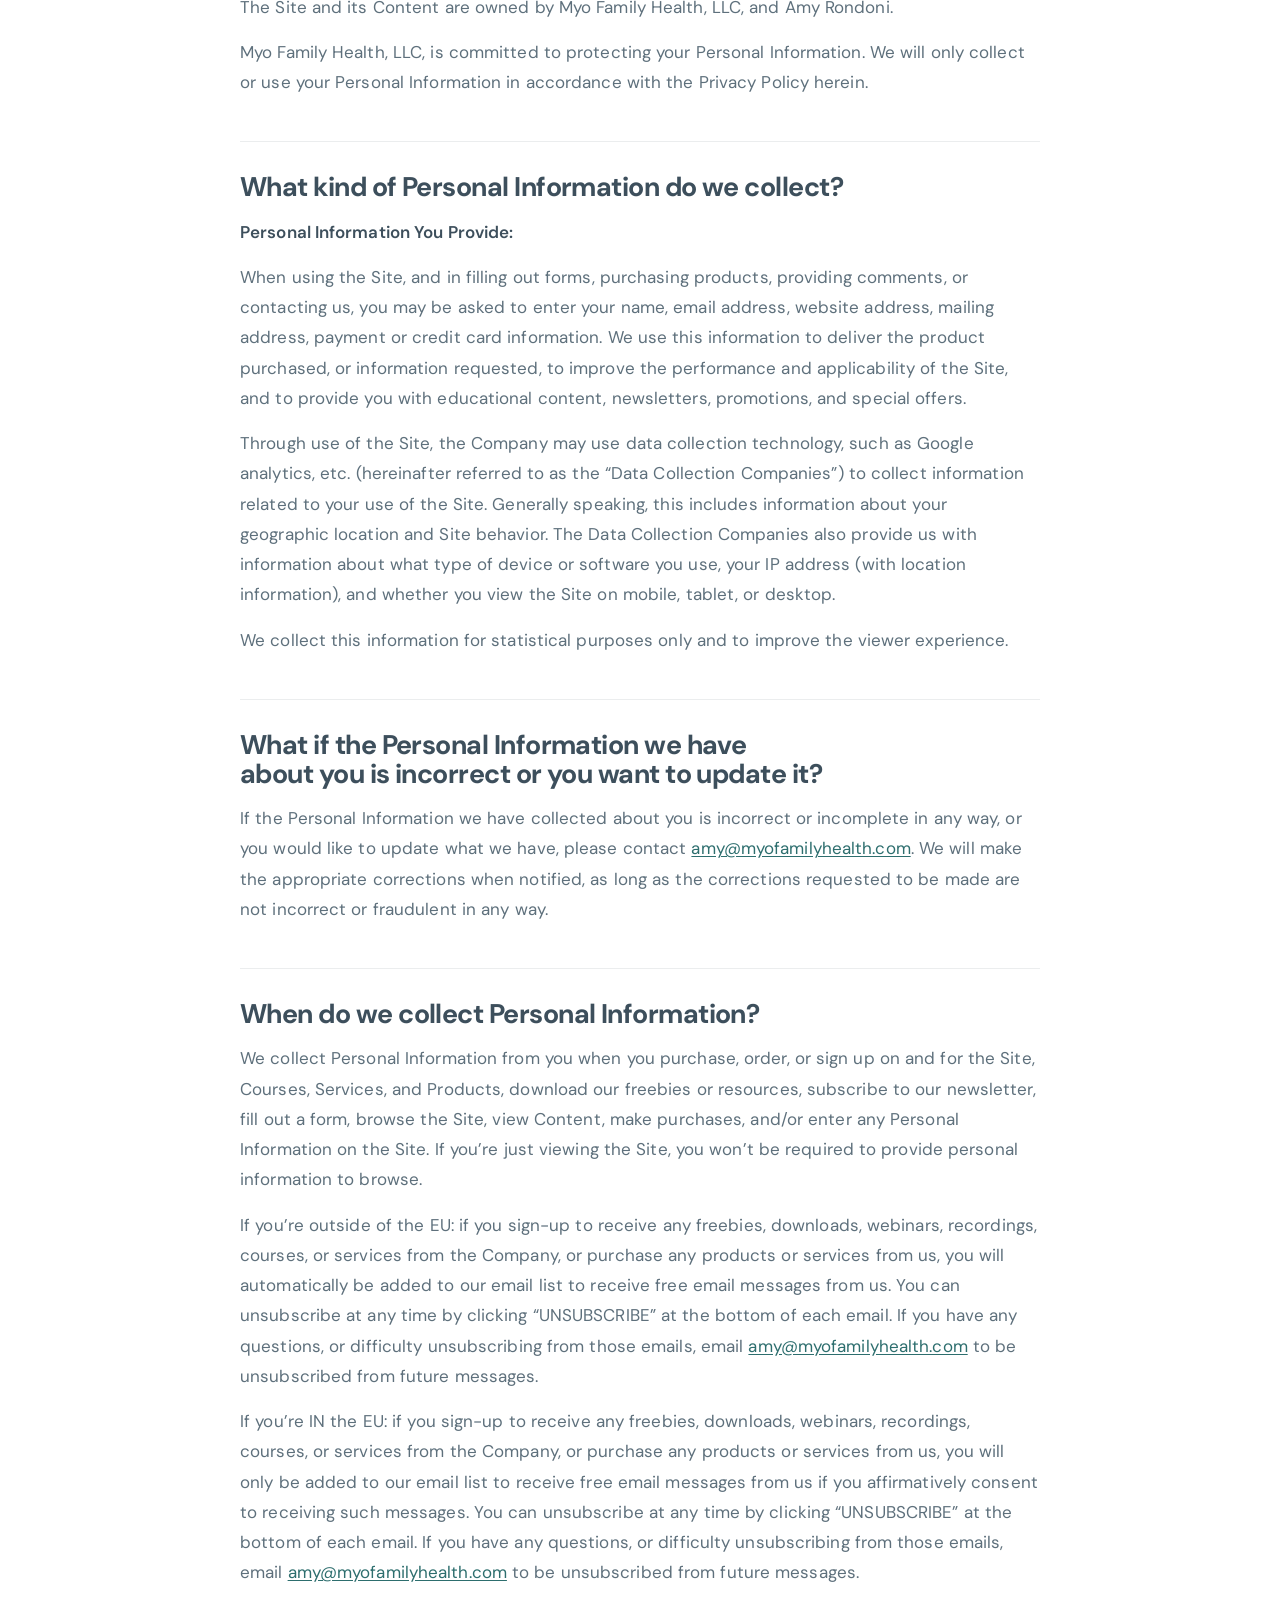
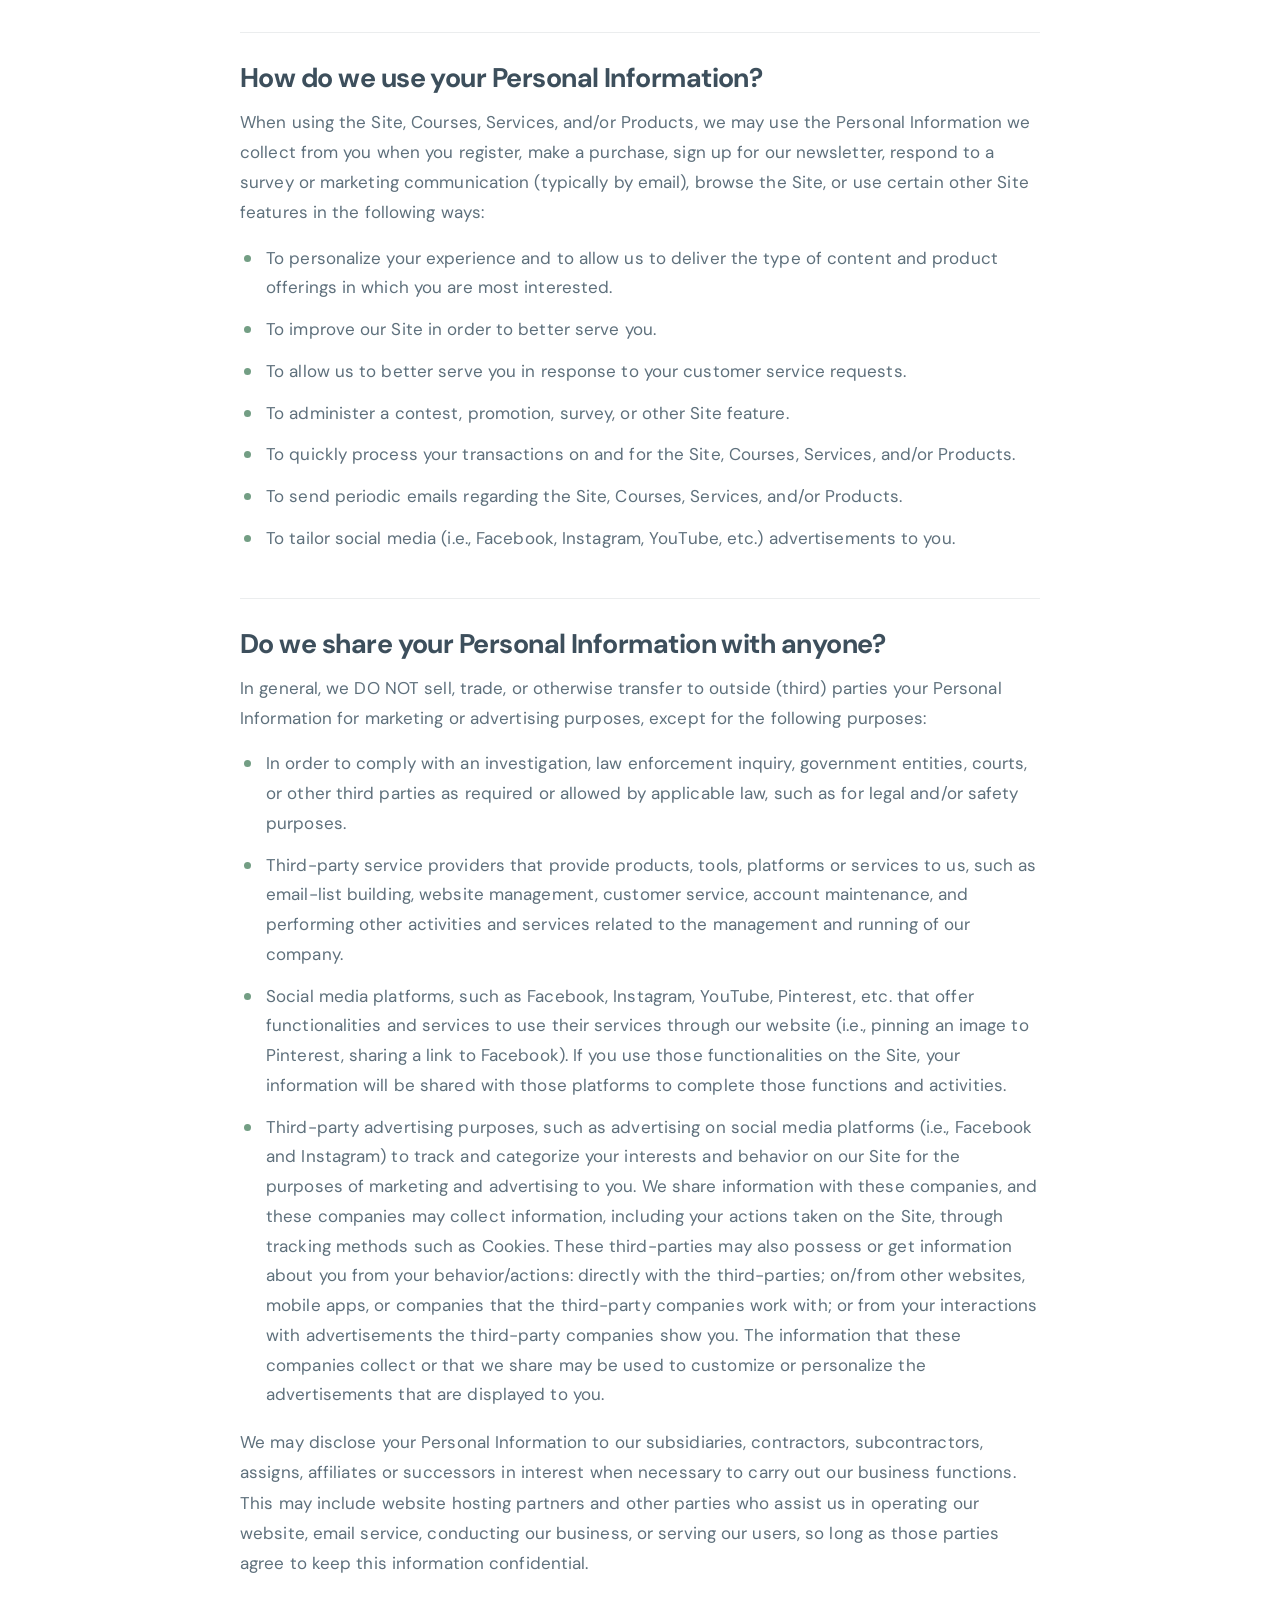
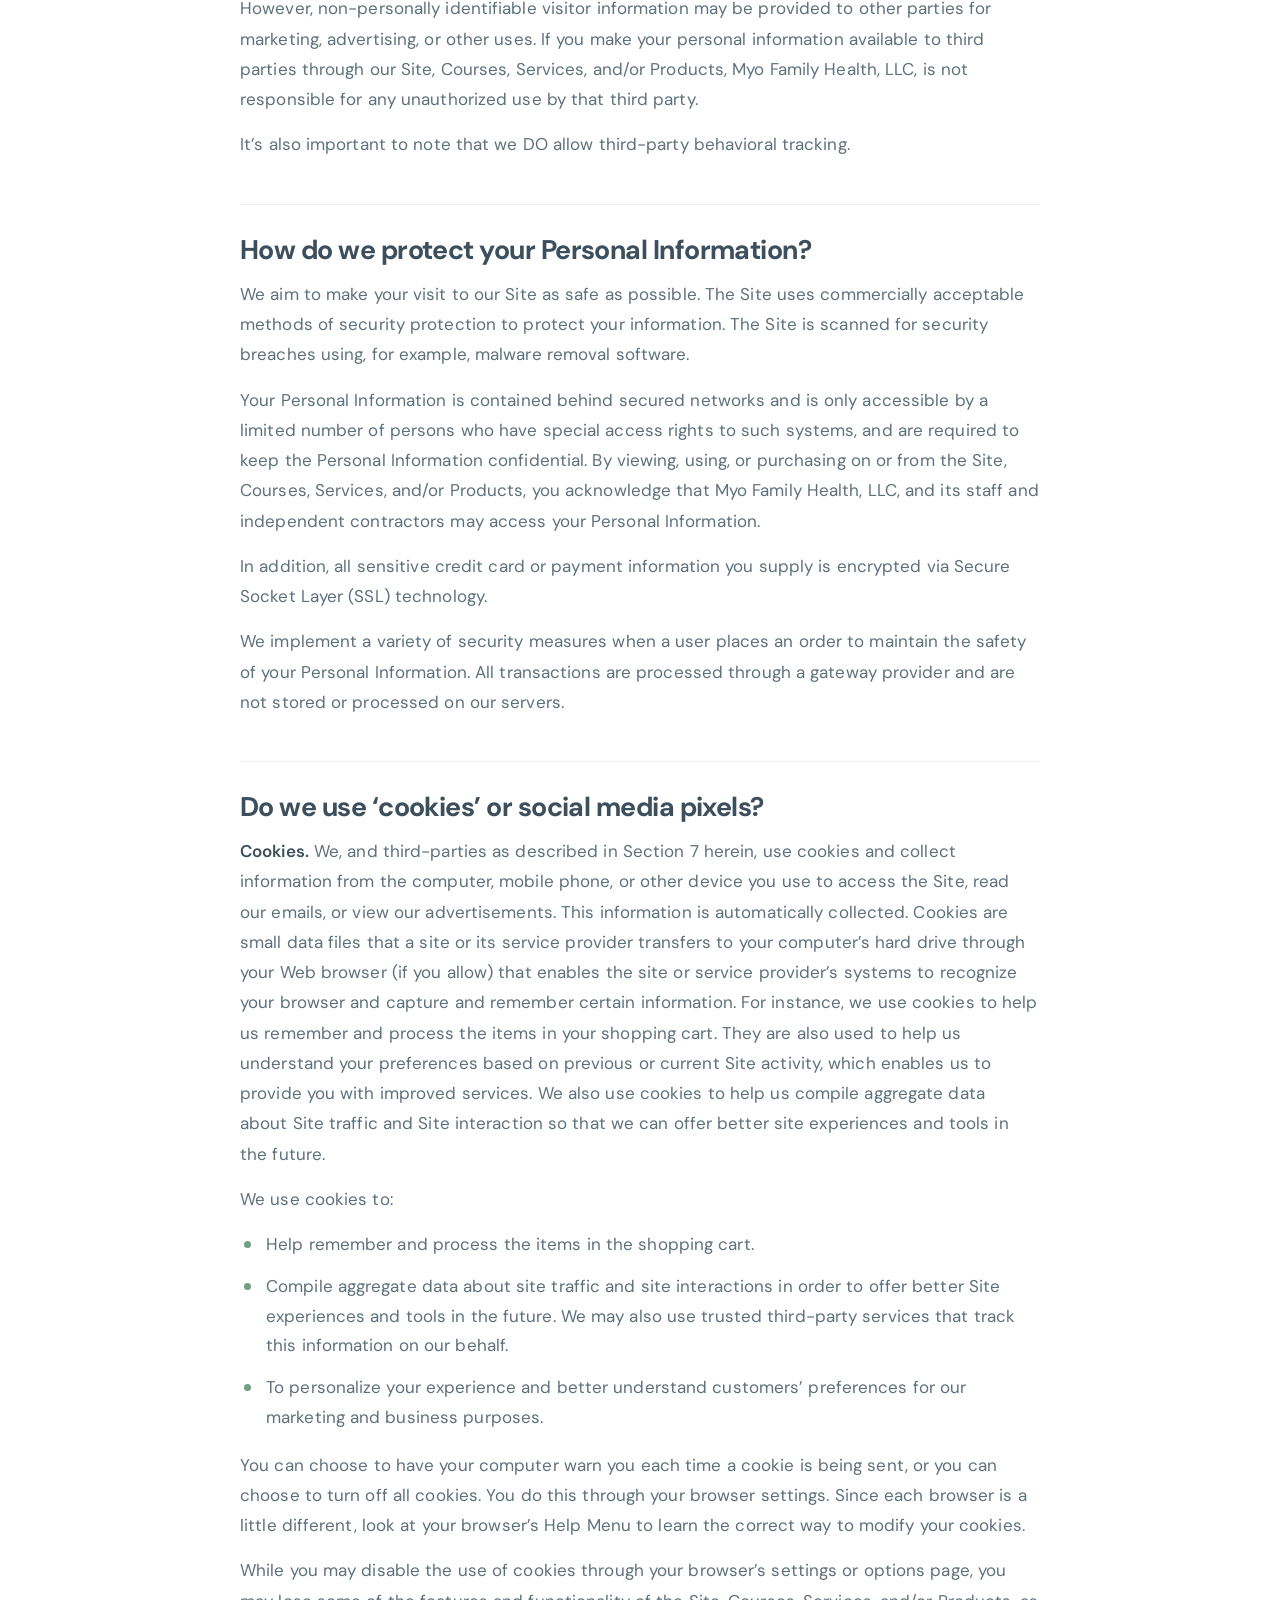
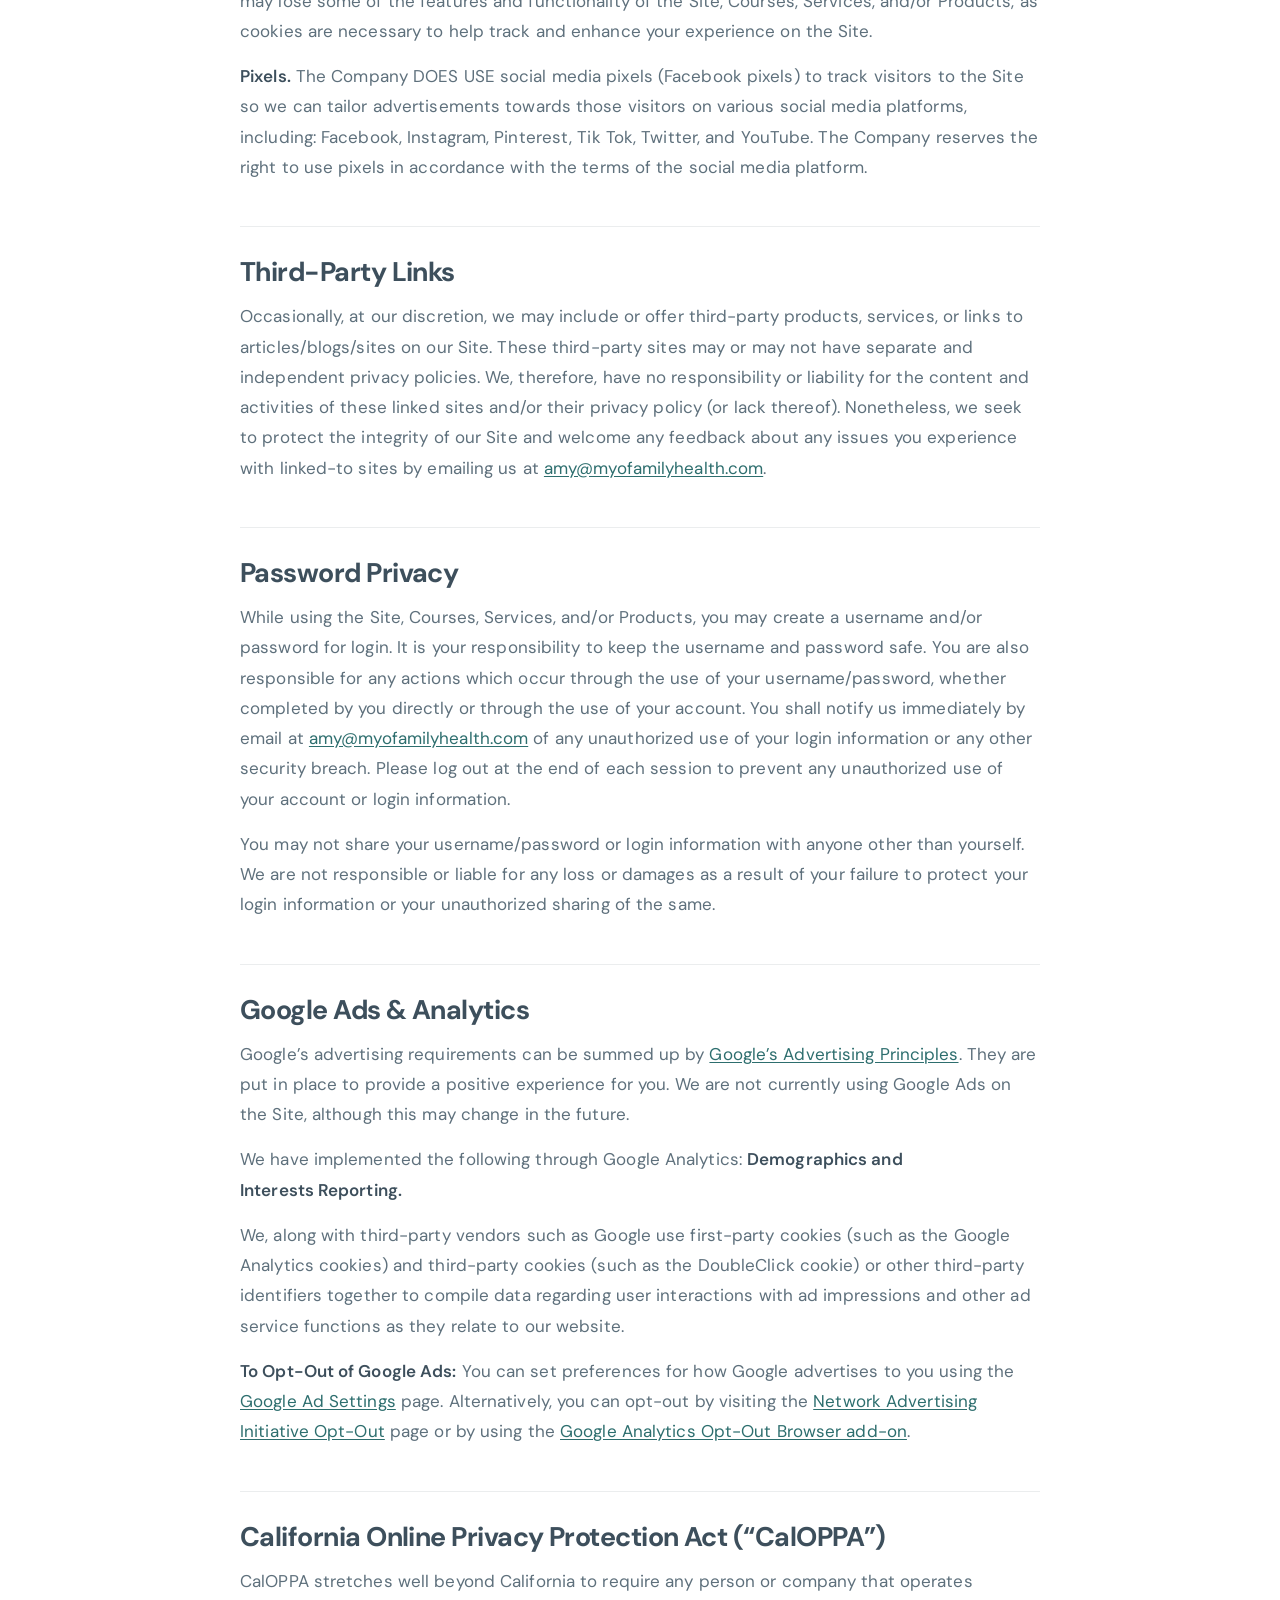
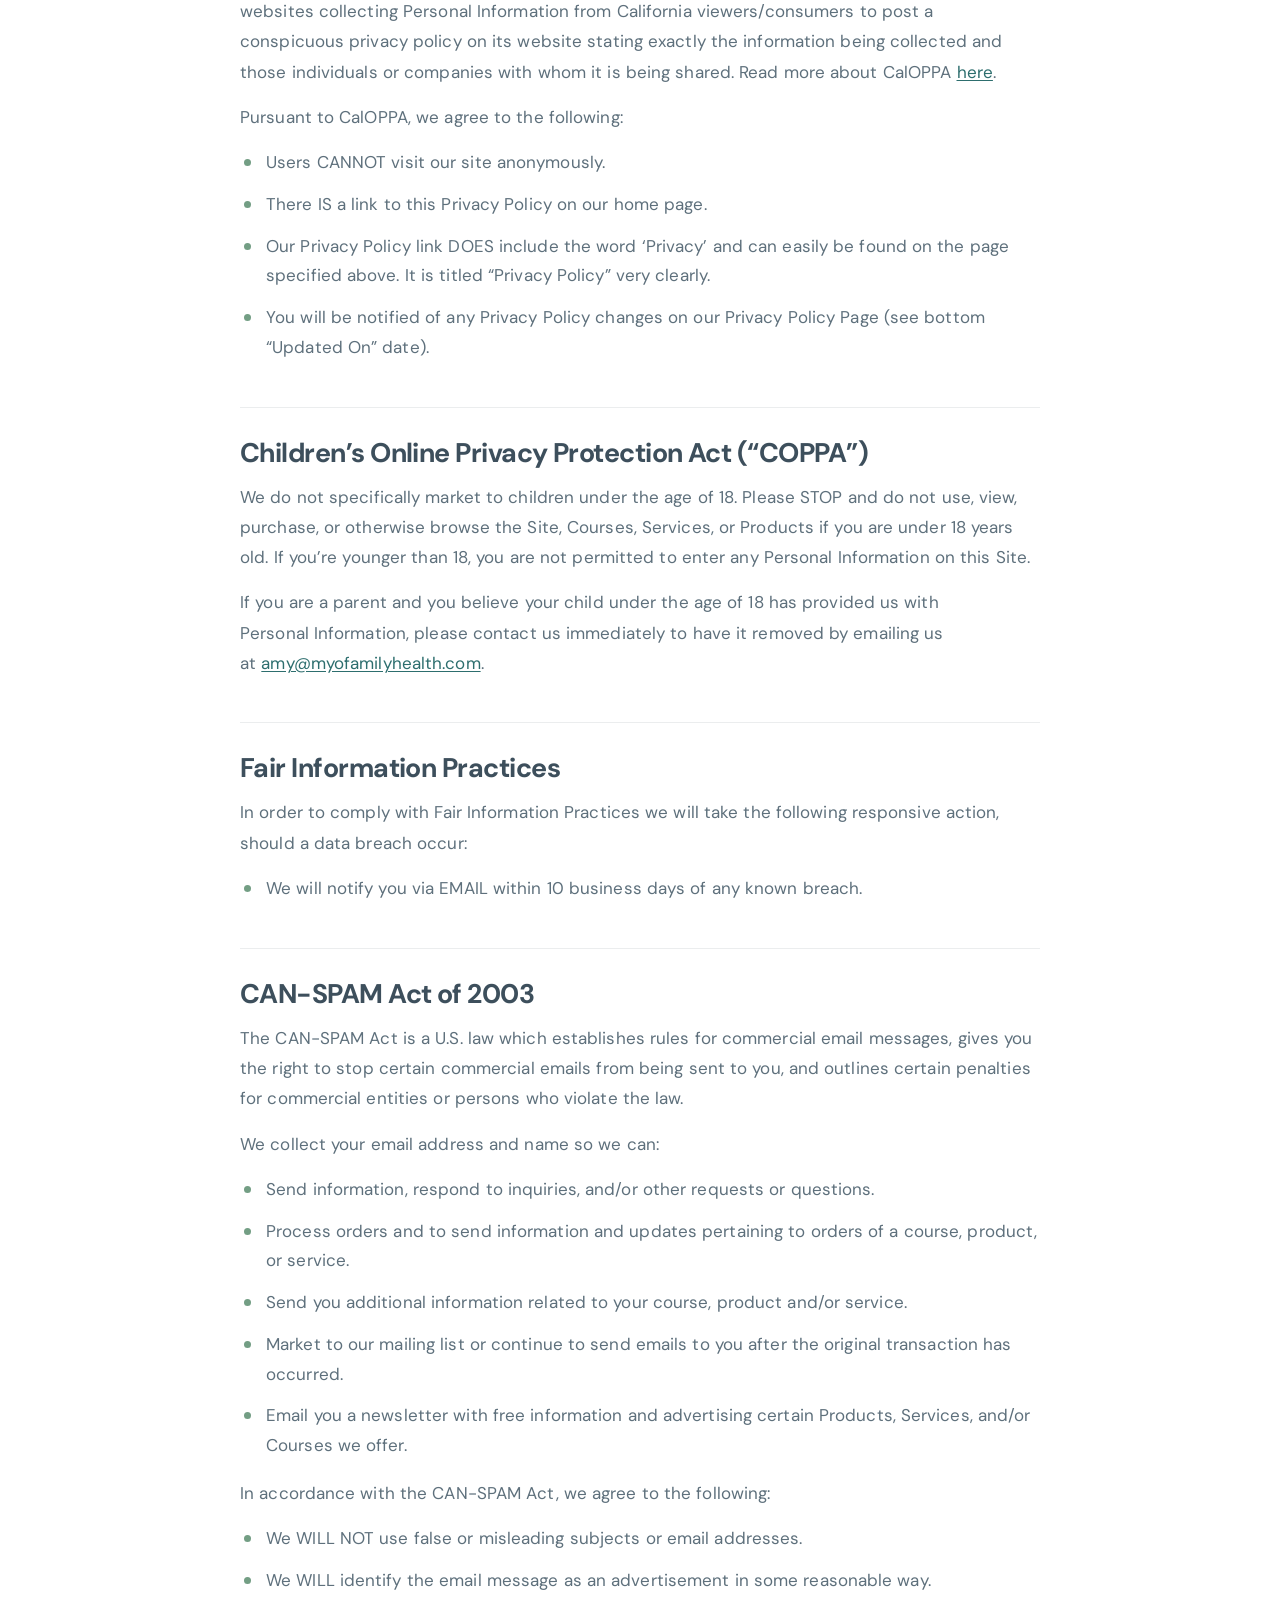
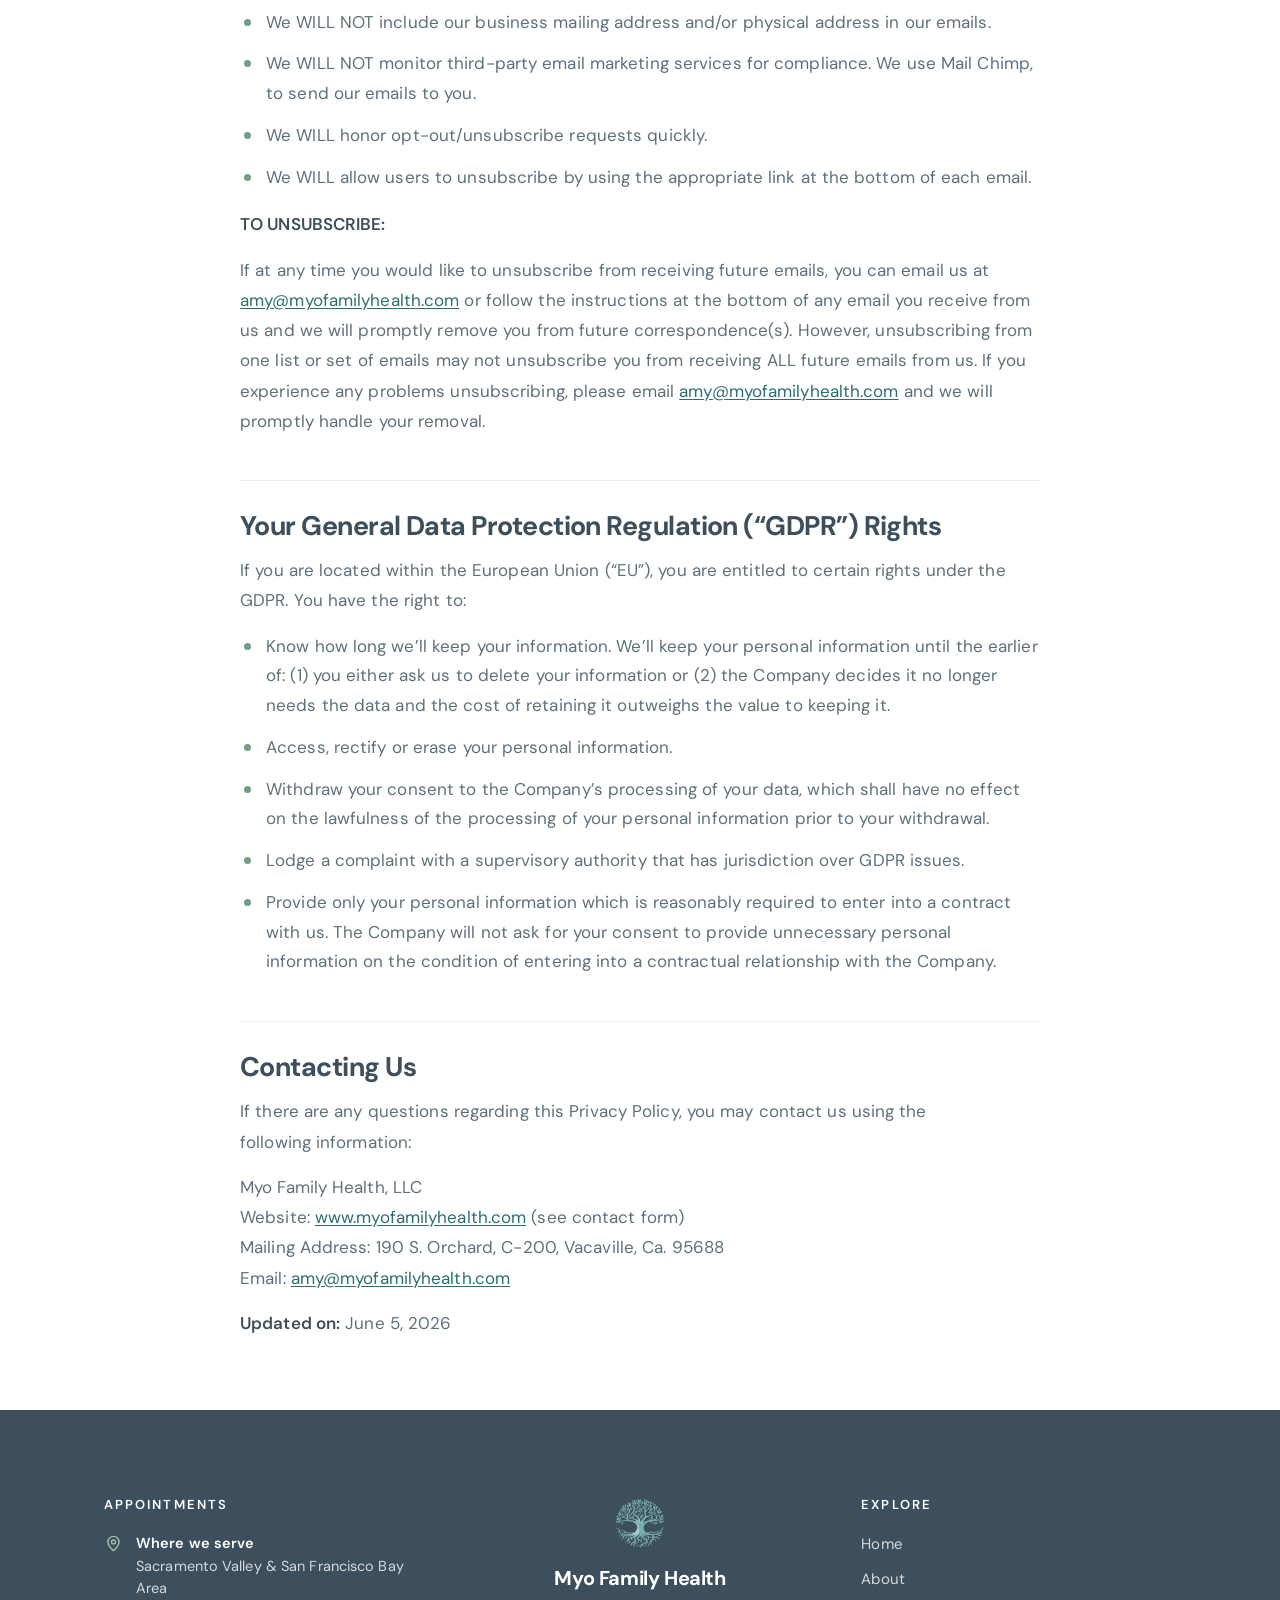
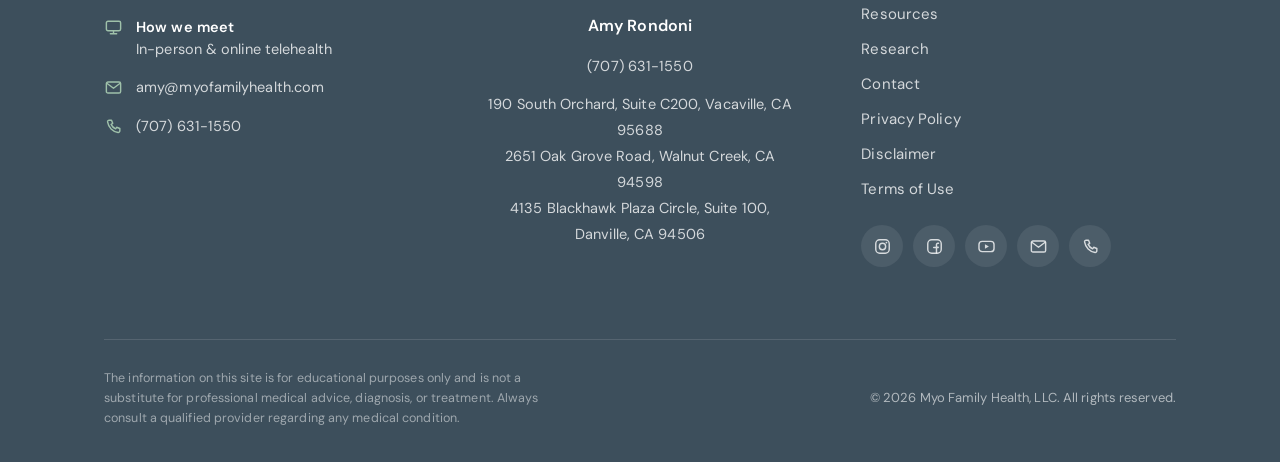
<file: privacy-policy.html>
<!DOCTYPE html>
<html lang="en">
<head>
<meta charset="UTF-8" />
<meta name="viewport" content="width=device-width, initial-scale=1.0" />
<title>Privacy Policy — Myo Family Health</title>
<meta name="description" content="Privacy Policy for Myo Family Health, LLC — what information we collect, how it is used, and how it is protected. Please read carefully before using this website." />
<link rel="canonical" href="https://www.myofamilyhealth.com/privacy-policy/" />
<meta name="robots" content="index, follow, max-snippet:-1, max-image-preview:large, max-video-preview:-1" />
<meta name="theme-color" content="#2D6E6E" />
<meta name="author" content="Amy Rondoni" />

<!-- Favicons -->
<link rel="icon" href="assets/logo-tree.png" type="image/png" />
<link rel="apple-touch-icon" href="assets/logo-tree.png" />

<!-- Open Graph -->
<meta property="og:type" content="article" />
<meta property="og:locale" content="en_US" />
<meta property="og:site_name" content="Myo Family Health" />
<meta property="og:title" content="Privacy Policy — Myo Family Health" />
<meta property="og:description" content="Privacy Policy for Myo Family Health, LLC — what information we collect, how it is used, and how it is protected." />
<meta property="og:url" content="https://www.myofamilyhealth.com/privacy-policy/" />
<meta property="og:image" content="https://www.myofamilyhealth.com/wp-content/uploads/MFH_Logo_512x512.jpg" />

<link rel="preconnect" href="https://fonts.googleapis.com" />
<link rel="preconnect" href="https://fonts.gstatic.com" crossorigin />
<link href="https://fonts.googleapis.com/css2?family=DM+Sans:opsz,wght@9..40,400;9..40,500;9..40,600;9..40,700&family=Newsreader:ital,opsz,wght@1,6..72,400;1,6..72,500&display=swap" rel="stylesheet" />
<link rel="stylesheet" href="styles.css" />
</head>
<body>

<!-- ============ ICON SPRITE (subset used on this page) ============ -->
<svg width="0" height="0" style="position:absolute" aria-hidden="true">
  <symbol id="ic-arrow" viewBox="0 0 24 24" fill="none" stroke="currentColor" stroke-width="1.9" stroke-linecap="round" stroke-linejoin="round"><path d="M5 12h14M13 6l6 6-6 6"/></symbol>
  <symbol id="ic-pin" viewBox="0 0 24 24" fill="none" stroke="currentColor" stroke-width="1.8" stroke-linecap="round" stroke-linejoin="round"><path d="M19 10c0 5-7 11-7 11s-7-6-7-11a7 7 0 0 1 14 0z"/><circle cx="12" cy="10" r="2.5"/></symbol>
  <symbol id="ic-monitor" viewBox="0 0 24 24" fill="none" stroke="currentColor" stroke-width="1.8" stroke-linecap="round" stroke-linejoin="round"><rect x="3" y="4" width="18" height="12" rx="2"/><path d="M8 20h8M12 16v4"/></symbol>
  <symbol id="ic-phone" viewBox="0 0 24 24" fill="none" stroke="currentColor" stroke-width="1.8" stroke-linecap="round" stroke-linejoin="round"><path d="M6.5 4h3l1.5 4-2 1.3a11 11 0 0 0 5.7 5.7L16 13l4 1.5v3a2 2 0 0 1-2.2 2A16 16 0 0 1 4.5 6.2 2 2 0 0 1 6.5 4z"/></symbol>
  <symbol id="ic-mail" viewBox="0 0 24 24" fill="none" stroke="currentColor" stroke-width="1.8" stroke-linecap="round" stroke-linejoin="round"><rect x="3" y="5" width="18" height="14" rx="2"/><path d="M4 7l8 6 8-6"/></symbol>
  <symbol id="ic-instagram" viewBox="0 0 24 24" fill="none" stroke="currentColor" stroke-width="1.8" stroke-linecap="round" stroke-linejoin="round"><rect x="3.5" y="3.5" width="17" height="17" rx="5"/><circle cx="12" cy="12" r="4"/><circle cx="17" cy="7" r="1.1" fill="currentColor" stroke="none"/></symbol>
  <symbol id="ic-facebook" viewBox="0 0 24 24" fill="none" stroke="currentColor" stroke-width="1.8" stroke-linecap="round" stroke-linejoin="round"><rect x="3.5" y="3.5" width="17" height="17" rx="5"/><path d="M14.5 20v-7h2.2M11 13.2h5.7M14.5 13V9.6c0-1 .6-1.7 1.7-1.7h.9"/></symbol>
  <symbol id="ic-youtube" viewBox="0 0 24 24" fill="none" stroke="currentColor" stroke-width="1.8" stroke-linecap="round" stroke-linejoin="round"><rect x="2.5" y="5.5" width="19" height="13" rx="4"/><path d="M10 9.2l5 2.8-5 2.8z" fill="currentColor" stroke="none"/></symbol>
</svg>

<!-- ============ NAV ============ -->
<header class="legal-nav">
  <div class="wrap">
    <a class="brand" href="index.html" aria-label="Myo Family Health home">
      <img class="mark" src="assets/logo-tree.png" alt="" width="42" height="42" />
      <span class="wordmark">
        <b>Myo Family Health</b>
        <span>Myofunctional Therapy</span>
      </span>
    </a>
    <a class="legal-back" href="index.html"><svg><use href="#ic-arrow"/></svg> Back to home</a>
    <a class="btn btn-primary" href="index.html#contact">Schedule a Free Consultation</a>
  </div>
</header>

<main>
<!-- ============ HERO ============ -->
<section class="legal-hero">
  <div class="wrap">
    <span class="eyebrow">Legal</span>
    <h1>Privacy Policy</h1>
    <p class="legal-intro">PLEASE READ THIS PRIVACY POLICY CAREFULLY AND IN ITS ENTIRETY BEFORE USING <a href="https://www.myofamilyhealth.com" target="_blank" rel="noopener">www.myofamilyhealth.com</a> (HEREINAFTER REFERRED TO AS THE &ldquo;SITE&rdquo;).</p>
    <p class="legal-intro">This Privacy Policy is here to better serve those who are concerned with how their information is used online. The following describes what type of information we collect, what it&rsquo;s used for, and the measures we take to protect it.</p>
  </div>
</section>

<!-- ============ BODY ============ -->
<section class="legal-body">
  <div class="wrap">
    <article class="legal-doc">

      <p><strong>IMPORTANT NOTE:</strong> By using the Site and/or purchasing, viewing, downloading, or otherwise signing up to receive Myo Family Health, LLC, email list newsletter, social media posts, blog posts, courses, coaching services, programs, guides, eBooks, forms, worksheets, workbooks, website materials, and/or brochures (hereinafter collectively referred to as the &ldquo;Site, Courses, Services, and/or Products&rdquo;), you voluntarily agree to be bound by this Privacy Policy.</p>
      <p>If you have any questions about this Privacy Policy, please contact Myo Family Health, LLC, at <a href="mailto:amy@myofamilyhealth.com">amy@myofamilyhealth.com</a>.</p>
      <p>If you do not agree with the terms of this Privacy Policy, you shall not use or browse the Site.</p>

      <h2>Definitions</h2>
      <div class="legal-defs">
        <p><strong>&ldquo;Company&rdquo;, &ldquo;We&rdquo;, &ldquo;I&rdquo;, &ldquo;Our&rdquo;, or &ldquo;Us&rdquo;</strong> means Myo Family Health, LLC, and <a href="https://www.myofamilyhealth.com" target="_blank" rel="noopener">www.myofamilyhealth.com</a>.</p>
        <p><strong>&ldquo;Content&rdquo;</strong> means any and all written, visual, video, or audio information contained on the Site, including, but not limited to, any and all emails received from Amy Rondoni, Myo Family Health, LLC, or <a href="https://www.myofamilyhealth.com" target="_blank" rel="noopener">www.myofamilyhealth.com</a>, and any and all written or downloadable material purchased, viewed, or otherwise offered on <a href="https://www.myofamilyhealth.com" target="_blank" rel="noopener">www.myofamilyhealth.com</a>, such as blog posts, graphics, designs, documents, information, templates and materials.</p>
        <p><strong>&ldquo;Personal Information&rdquo;</strong> means information that can be used on its own or in conjunction with other information to identify, contact, or locate a person, or to identify an individual in context. For example, personal information includes, among other things, your name, address, email address, telephone number, credit card information, site behavior, etc.</p>
        <p><strong>&ldquo;Site, Courses, Services, and/or Products&rdquo;</strong> means <a href="https://www.myofamilyhealth.com" target="_blank" rel="noopener">www.myofamilyhealth.com</a>, Content, email list, social media posts, blog posts, courses, coaching services, guides, eBooks, forms, worksheets, workbooks, website materials, and/or client photographs available on the Site.</p>
        <p><strong>&ldquo;Site&rdquo;</strong> means <a href="https://www.myofamilyhealth.com" target="_blank" rel="noopener">www.myofamilyhealth.com</a> and any and all of the Company&rsquo;s associated pages, tabs, landing pages, forms, or sub-pages.</p>
        <p><strong>&ldquo;You&rdquo; or &ldquo;Your&rdquo;</strong> means the user, customer, or viewer of the Site.</p>
      </div>

      <h2>Company Statement</h2>
      <p>The Site and its Content are owned by Myo Family Health, LLC, and Amy Rondoni.</p>
      <p>Myo Family Health, LLC, is committed to protecting your Personal Information. We will only collect or use your Personal Information in accordance with the Privacy Policy herein.</p>

      <h2>What kind of Personal Information do we collect?</h2>
      <p><strong>Personal Information You Provide:</strong></p>
      <p>When using the Site, and in filling out forms, purchasing products, providing comments, or contacting us, you may be asked to enter your name, email address, website address, mailing address, payment or credit card information. We use this information to deliver the product purchased, or information requested, to improve the performance and applicability of the Site, and to provide you with educational content, newsletters, promotions, and special offers.</p>
      <p>Through use of the Site, the Company may use data collection technology, such as Google analytics, etc. (hereinafter referred to as the &ldquo;Data Collection Companies&rdquo;) to collect information related to your use of the Site. Generally speaking, this includes information about your geographic location and Site behavior. The Data Collection Companies also provide us with information about what type of device or software you use, your IP address (with location information), and whether you view the Site on mobile, tablet, or desktop.</p>
      <p>We collect this information for statistical purposes only and to improve the viewer experience.</p>

      <h2>What if the Personal Information we have about you is incorrect or you want to update it?</h2>
      <p>If the Personal Information we have collected about you is incorrect or incomplete in any way, or you would like to update what we have, please contact <a href="mailto:amy@myofamilyhealth.com">amy@myofamilyhealth.com</a>. We will make the appropriate corrections when notified, as long as the corrections requested to be made are not incorrect or fraudulent in any way.</p>

      <h2>When do we collect Personal Information?</h2>
      <p>We collect Personal Information from you when you purchase, order, or sign up on and for the Site, Courses, Services, and Products, download our freebies or resources, subscribe to our newsletter, fill out a form, browse the Site, view Content, make purchases, and/or enter any Personal Information on the Site. If you&rsquo;re just viewing the Site, you won&rsquo;t be required to provide personal information to browse.</p>
      <p>If you&rsquo;re outside of the EU: if you sign-up to receive any freebies, downloads, webinars, recordings, courses, or services from the Company, or purchase any products or services from us, you will automatically be added to our email list to receive free email messages from us. You can unsubscribe at any time by clicking &ldquo;UNSUBSCRIBE&rdquo; at the bottom of each email. If you have any questions, or difficulty unsubscribing from those emails, email <a href="mailto:amy@myofamilyhealth.com">amy@myofamilyhealth.com</a> to be unsubscribed from future messages.</p>
      <p>If you&rsquo;re IN the EU: if you sign-up to receive any freebies, downloads, webinars, recordings, courses, or services from the Company, or purchase any products or services from us, you will only be added to our email list to receive free email messages from us if you affirmatively consent to receiving such messages. You can unsubscribe at any time by clicking &ldquo;UNSUBSCRIBE&rdquo; at the bottom of each email. If you have any questions, or difficulty unsubscribing from those emails, email <a href="mailto:amy@myofamilyhealth.com">amy@myofamilyhealth.com</a> to be unsubscribed from future messages.</p>

      <h2>How do we use your Personal Information?</h2>
      <p>When using the Site, Courses, Services, and/or Products, we may use the Personal Information we collect from you when you register, make a purchase, sign up for our newsletter, respond to a survey or marketing communication (typically by email), browse the Site, or use certain other Site features in the following ways:</p>
      <ul>
        <li>To personalize your experience and to allow us to deliver the type of content and product offerings in which you are most interested.</li>
        <li>To improve our Site in order to better serve you.</li>
        <li>To allow us to better serve you in response to your customer service requests.</li>
        <li>To administer a contest, promotion, survey, or other Site feature.</li>
        <li>To quickly process your transactions on and for the Site, Courses, Services, and/or Products.</li>
        <li>To send periodic emails regarding the Site, Courses, Services, and/or Products.</li>
        <li>To tailor social media (i.e., Facebook, Instagram, YouTube, etc.) advertisements to you.</li>
      </ul>

      <h2>Do we share your Personal Information with anyone?</h2>
      <p>In general, we DO NOT sell, trade, or otherwise transfer to outside (third) parties your Personal Information for marketing or advertising purposes, except for the following purposes:</p>
      <ul>
        <li>In order to comply with an investigation, law enforcement inquiry, government entities, courts, or other third parties as required or allowed by applicable law, such as for legal and/or safety purposes.</li>
        <li>Third-party service providers that provide products, tools, platforms or services to us, such as email-list building, website management, customer service, account maintenance, and performing other activities and services related to the management and running of our company.</li>
        <li>Social media platforms, such as Facebook, Instagram, YouTube, Pinterest, etc. that offer functionalities and services to use their services through our website (i.e., pinning an image to Pinterest, sharing a link to Facebook). If you use those functionalities on the Site, your information will be shared with those platforms to complete those functions and activities.</li>
        <li>Third-party advertising purposes, such as advertising on social media platforms (i.e., Facebook and Instagram) to track and categorize your interests and behavior on our Site for the purposes of marketing and advertising to you. We share information with these companies, and these companies may collect information, including your actions taken on the Site, through tracking methods such as Cookies. These third-parties may also possess or get information about you from your behavior/actions: directly with the third-parties; on/from other websites, mobile apps, or companies that the third-party companies work with; or from your interactions with advertisements the third-party companies show you. The information that these companies collect or that we share may be used to customize or personalize the advertisements that are displayed to you.</li>
      </ul>
      <p>We may disclose your Personal Information to our subsidiaries, contractors, subcontractors, assigns, affiliates or successors in interest when necessary to carry out our business functions. This may include website hosting partners and other parties who assist us in operating our website, email service, conducting our business, or serving our users, so long as those parties agree to keep this information confidential.</p>
      <p>However, non-personally identifiable visitor information may be provided to other parties for marketing, advertising, or other uses. If you make your personal information available to third parties through our Site, Courses, Services, and/or Products, Myo Family Health, LLC, is not responsible for any unauthorized use by that third party.</p>
      <p>It&rsquo;s also important to note that we DO allow third-party behavioral tracking.</p>

      <h2>How do we protect your Personal Information?</h2>
      <p>We aim to make your visit to our Site as safe as possible. The Site uses commercially acceptable methods of security protection to protect your information. The Site is scanned for security breaches using, for example, malware removal software.</p>
      <p>Your Personal Information is contained behind secured networks and is only accessible by a limited number of persons who have special access rights to such systems, and are required to keep the Personal Information confidential. By viewing, using, or purchasing on or from the Site, Courses, Services, and/or Products, you acknowledge that Myo Family Health, LLC, and its staff and independent contractors may access your Personal Information.</p>
      <p>In addition, all sensitive credit card or payment information you supply is encrypted via Secure Socket Layer (SSL) technology.</p>
      <p>We implement a variety of security measures when a user places an order to maintain the safety of your Personal Information. All transactions are processed through a gateway provider and are not stored or processed on our servers.</p>

      <h2>Do we use &lsquo;cookies&rsquo; or social media pixels?</h2>
      <p><strong>Cookies.</strong> We, and third-parties as described in Section 7 herein, use cookies and collect information from the computer, mobile phone, or other device you use to access the Site, read our emails, or view our advertisements. This information is automatically collected. Cookies are small data files that a site or its service provider transfers to your computer&rsquo;s hard drive through your Web browser (if you allow) that enables the site or service provider&rsquo;s systems to recognize your browser and capture and remember certain information. For instance, we use cookies to help us remember and process the items in your shopping cart. They are also used to help us understand your preferences based on previous or current Site activity, which enables us to provide you with improved services. We also use cookies to help us compile aggregate data about Site traffic and Site interaction so that we can offer better site experiences and tools in the future.</p>
      <p>We use cookies to:</p>
      <ul>
        <li>Help remember and process the items in the shopping cart.</li>
        <li>Compile aggregate data about site traffic and site interactions in order to offer better Site experiences and tools in the future. We may also use trusted third-party services that track this information on our behalf.</li>
        <li>To personalize your experience and better understand customers&rsquo; preferences for our marketing and business purposes.</li>
      </ul>
      <p>You can choose to have your computer warn you each time a cookie is being sent, or you can choose to turn off all cookies. You do this through your browser settings. Since each browser is a little different, look at your browser&rsquo;s Help Menu to learn the correct way to modify your cookies.</p>
      <p>While you may disable the use of cookies through your browser&rsquo;s settings or options page, you may lose some of the features and functionality of the Site, Courses, Services, and/or Products, as cookies are necessary to help track and enhance your experience on the Site.</p>
      <p><strong>Pixels.</strong> The Company DOES USE social media pixels (Facebook pixels) to track visitors to the Site so we can tailor advertisements towards those visitors on various social media platforms, including: Facebook, Instagram, Pinterest, Tik Tok, Twitter, and YouTube. The Company reserves the right to use pixels in accordance with the terms of the social media platform.</p>

      <h2>Third-Party Links</h2>
      <p>Occasionally, at our discretion, we may include or offer third-party products, services, or links to articles/blogs/sites on our Site. These third-party sites may or may not have separate and independent privacy policies. We, therefore, have no responsibility or liability for the content and activities of these linked sites and/or their privacy policy (or lack thereof). Nonetheless, we seek to protect the integrity of our Site and welcome any feedback about any issues you experience with linked-to sites by emailing us at <a href="mailto:amy@myofamilyhealth.com">amy@myofamilyhealth.com</a>.</p>

      <h2>Password Privacy</h2>
      <p>While using the Site, Courses, Services, and/or Products, you may create a username and/or password for login. It is your responsibility to keep the username and password safe. You are also responsible for any actions which occur through the use of your username/password, whether completed by you directly or through the use of your account. You shall notify us immediately by email at <a href="mailto:amy@myofamilyhealth.com">amy@myofamilyhealth.com</a> of any unauthorized use of your login information or any other security breach. Please log out at the end of each session to prevent any unauthorized use of your account or login information.</p>
      <p>You may not share your username/password or login information with anyone other than yourself. We are not responsible or liable for any loss or damages as a result of your failure to protect your login information or your unauthorized sharing of the same.</p>

      <h2>Google Ads &amp; Analytics</h2>
      <p>Google&rsquo;s advertising requirements can be summed up by <a href="https://support.google.com/adspolicy/answer/1316548" target="_blank" rel="noopener">Google&rsquo;s Advertising Principles</a>. They are put in place to provide a positive experience for you. We are not currently using Google Ads on the Site, although this may change in the future.</p>
      <p>We have implemented the following through Google Analytics: <strong>Demographics and Interests Reporting.</strong></p>
      <p>We, along with third-party vendors such as Google use first-party cookies (such as the Google Analytics cookies) and third-party cookies (such as the DoubleClick cookie) or other third-party identifiers together to compile data regarding user interactions with ad impressions and other ad service functions as they relate to our website.</p>
      <p><strong>To Opt-Out of Google Ads:</strong> You can set preferences for how Google advertises to you using the <a href="https://adssettings.google.com/" target="_blank" rel="noopener">Google Ad Settings</a> page. Alternatively, you can opt-out by visiting the <a href="https://optout.networkadvertising.org/" target="_blank" rel="noopener">Network Advertising Initiative Opt-Out</a> page or by using the <a href="https://tools.google.com/dlpage/gaoptout" target="_blank" rel="noopener">Google Analytics Opt-Out Browser add-on</a>.</p>

      <h2>California Online Privacy Protection Act (&ldquo;CalOPPA&rdquo;)</h2>
      <p>CalOPPA stretches well beyond California to require any person or company that operates websites collecting Personal Information from California viewers/consumers to post a conspicuous privacy policy on its website stating exactly the information being collected and those individuals or companies with whom it is being shared. Read more about CalOPPA <a href="https://en.wikipedia.org/wiki/California_Online_Privacy_Protection_Act" target="_blank" rel="noopener">here</a>.</p>
      <p>Pursuant to CalOPPA, we agree to the following:</p>
      <ul>
        <li>Users CANNOT visit our site anonymously.</li>
        <li>There IS a link to this Privacy Policy on our home page.</li>
        <li>Our Privacy Policy link DOES include the word &lsquo;Privacy&rsquo; and can easily be found on the page specified above. It is titled &ldquo;Privacy Policy&rdquo; very clearly.</li>
        <li>You will be notified of any Privacy Policy changes on our Privacy Policy Page (see bottom &ldquo;Updated On&rdquo; date).</li>
      </ul>

      <h2>Children&rsquo;s Online Privacy Protection Act (&ldquo;COPPA&rdquo;)</h2>
      <p>We do not specifically market to children under the age of 18. Please STOP and do not use, view, purchase, or otherwise browse the Site, Courses, Services, or Products if you are under 18 years old. If you&rsquo;re younger than 18, you are not permitted to enter any Personal Information on this Site.</p>
      <p>If you are a parent and you believe your child under the age of 18 has provided us with Personal Information, please contact us immediately to have it removed by emailing us at <a href="mailto:amy@myofamilyhealth.com">amy@myofamilyhealth.com</a>.</p>

      <h2>Fair Information Practices</h2>
      <p>In order to comply with Fair Information Practices we will take the following responsive action, should a data breach occur:</p>
      <ul>
        <li>We will notify you via EMAIL within 10 business days of any known breach.</li>
      </ul>

      <h2>CAN-SPAM Act of 2003</h2>
      <p>The CAN-SPAM Act is a U.S. law which establishes rules for commercial email messages, gives you the right to stop certain commercial emails from being sent to you, and outlines certain penalties for commercial entities or persons who violate the law.</p>
      <p>We collect your email address and name so we can:</p>
      <ul>
        <li>Send information, respond to inquiries, and/or other requests or questions.</li>
        <li>Process orders and to send information and updates pertaining to orders of a course, product, or service.</li>
        <li>Send you additional information related to your course, product and/or service.</li>
        <li>Market to our mailing list or continue to send emails to you after the original transaction has occurred.</li>
        <li>Email you a newsletter with free information and advertising certain Products, Services, and/or Courses we offer.</li>
      </ul>
      <p>In accordance with the CAN-SPAM Act, we agree to the following:</p>
      <ul>
        <li>We WILL NOT use false or misleading subjects or email addresses.</li>
        <li>We WILL identify the email message as an advertisement in some reasonable way.</li>
        <li>We WILL NOT include our business mailing address and/or physical address in our emails.</li>
        <li>We WILL NOT monitor third-party email marketing services for compliance. We use Mail Chimp, to send our emails to you.</li>
        <li>We WILL honor opt-out/unsubscribe requests quickly.</li>
        <li>We WILL allow users to unsubscribe by using the appropriate link at the bottom of each email.</li>
      </ul>
      <p><strong>TO UNSUBSCRIBE:</strong></p>
      <p>If at any time you would like to unsubscribe from receiving future emails, you can email us at <a href="mailto:amy@myofamilyhealth.com">amy@myofamilyhealth.com</a> or follow the instructions at the bottom of any email you receive from us and we will promptly remove you from future correspondence(s). However, unsubscribing from one list or set of emails may not unsubscribe you from receiving ALL future emails from us. If you experience any problems unsubscribing, please email <a href="mailto:amy@myofamilyhealth.com">amy@myofamilyhealth.com</a> and we will promptly handle your removal.</p>

      <h2>Your General Data Protection Regulation (&ldquo;GDPR&rdquo;) Rights</h2>
      <p>If you are located within the European Union (&ldquo;EU&rdquo;), you are entitled to certain rights under the GDPR. You have the right to:</p>
      <ul>
        <li>Know how long we&rsquo;ll keep your information. We&rsquo;ll keep your personal information until the earlier of: (1) you either ask us to delete your information or (2) the Company decides it no longer needs the data and the cost of retaining it outweighs the value to keeping it.</li>
        <li>Access, rectify or erase your personal information.</li>
        <li>Withdraw your consent to the Company&rsquo;s processing of your data, which shall have no effect on the lawfulness of the processing of your personal information prior to your withdrawal.</li>
        <li>Lodge a complaint with a supervisory authority that has jurisdiction over GDPR issues.</li>
        <li>Provide only your personal information which is reasonably required to enter into a contract with us. The Company will not ask for your consent to provide unnecessary personal information on the condition of entering into a contractual relationship with the Company.</li>
      </ul>

      <h2>Contacting Us</h2>
      <p>If there are any questions regarding this Privacy Policy, you may contact us using the following information:</p>
      <p>
        Myo Family Health, LLC<br />
        Website: <a href="https://www.myofamilyhealth.com" target="_blank" rel="noopener">www.myofamilyhealth.com</a> (see contact form)<br />
        Mailing Address: 190 S. Orchard, C-200, Vacaville, Ca. 95688<br />
        Email: <a href="mailto:amy@myofamilyhealth.com">amy@myofamilyhealth.com</a>
      </p>
      <p><strong>Updated on:</strong> June 5, 2026</p>

    </article>
  </div>
</section>
</main>

<!-- ============ FOOTER ============ -->
<footer class="footer">
  <div class="wrap">
    <div class="footer-grid">
      <div class="footer-col">
        <h4>Appointments</h4>
        <div class="foot-row">
          <span class="ic"><svg><use href="#ic-pin"/></svg></span>
          <div><b>Where we serve</b>Sacramento Valley &amp; San Francisco Bay Area</div>
        </div>
        <div class="foot-row">
          <span class="ic"><svg><use href="#ic-monitor"/></svg></span>
          <div><b>How we meet</b>In-person &amp; online telehealth</div>
        </div>
        <div class="foot-row">
          <span class="ic"><svg><use href="#ic-mail"/></svg></span>
          <div><a href="mailto:amy@myofamilyhealth.com">amy@myofamilyhealth.com</a></div>
        </div>
        <div class="foot-row">
          <span class="ic"><svg><use href="#ic-phone"/></svg></span>
          <div><a href="tel:+17076311550">(707) 631-1550</a></div>
        </div>
      </div>

      <div class="footer-col center">
        <span class="footer-brand">
          <img class="mark" src="assets/logo-tree.png" alt="" width="52" height="52" />
          <b>Myo Family Health</b>
        </span>
        <div class="footer-meta">
          <div class="name">Amy Rondoni</div>
          <div style="margin-top:12px;"><a href="tel:+17076311550">(707) 631-1550</a></div>
          <div style="margin-top:12px;">190 South Orchard, Suite C200, Vacaville, CA 95688<br />2651 Oak Grove Road, Walnut Creek, CA 94598<br />4135 Blackhawk Plaza Circle, Suite 100, Danville, CA 94506</div>
        </div>
      </div>

      <div class="footer-col" style="display:flex;flex-direction:column;align-items:inherit;">
        <h4>Explore</h4>
        <nav class="footer-nav" aria-label="Footer">
          <a href="index.html#home">Home</a>
          <a href="index.html#about">About</a>
          <a href="index.html#resources">Resources</a>
          <a href="research.html">Research</a>
          <a href="index.html#contact">Contact</a>
          <a href="privacy-policy.html">Privacy Policy</a>
          <a href="#">Disclaimer</a>
          <a href="terms-of-use.html">Terms of Use</a>
        </nav>
        <div class="footer-social">
          <a href="https://www.instagram.com/myofamilyhealth?utm_source=qr" target="_blank" rel="noopener" aria-label="Instagram"><svg><use href="#ic-instagram"/></svg></a>
          <a href="https://www.facebook.com/myofamilyhealth" target="_blank" rel="noopener" aria-label="Facebook"><svg><use href="#ic-facebook"/></svg></a>
          <a href="https://youtube.com/@myofamilyhealth?si=kYgawOLlHpWrf8bu" target="_blank" rel="noopener" aria-label="YouTube"><svg><use href="#ic-youtube"/></svg></a>
          <a href="mailto:amy@myofamilyhealth.com" aria-label="Email"><svg><use href="#ic-mail"/></svg></a>
          <a href="tel:+17076311550" aria-label="Phone"><svg><use href="#ic-phone"/></svg></a>
        </div>
      </div>
    </div>

    <div class="footer-bottom">
      <p class="disclaimer">The information on this site is for educational purposes only and is not a substitute for professional medical advice, diagnosis, or treatment. Always consult a qualified provider regarding any medical condition.</p>
      <p class="copy">© 2026 Myo Family Health, LLC. All rights reserved.</p>
    </div>
  </div>
</footer>

</body>
</html>
</file>
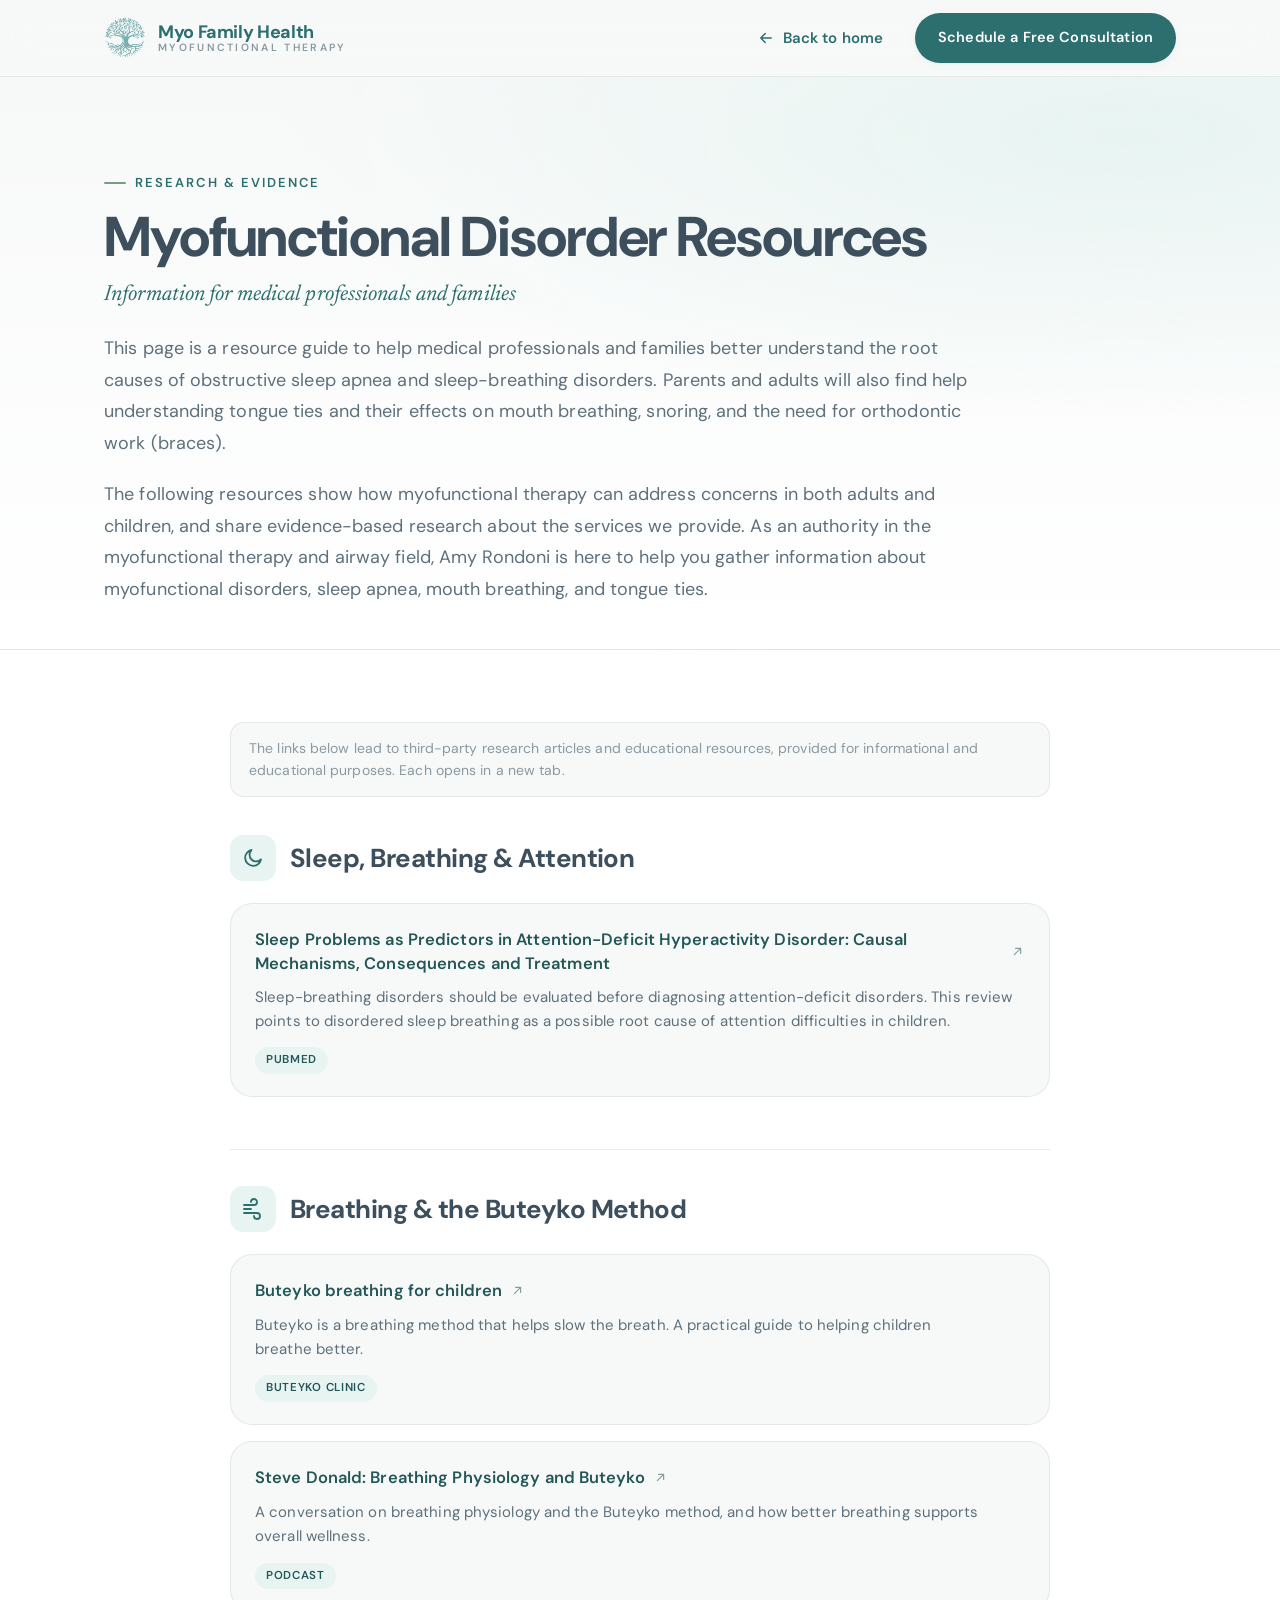
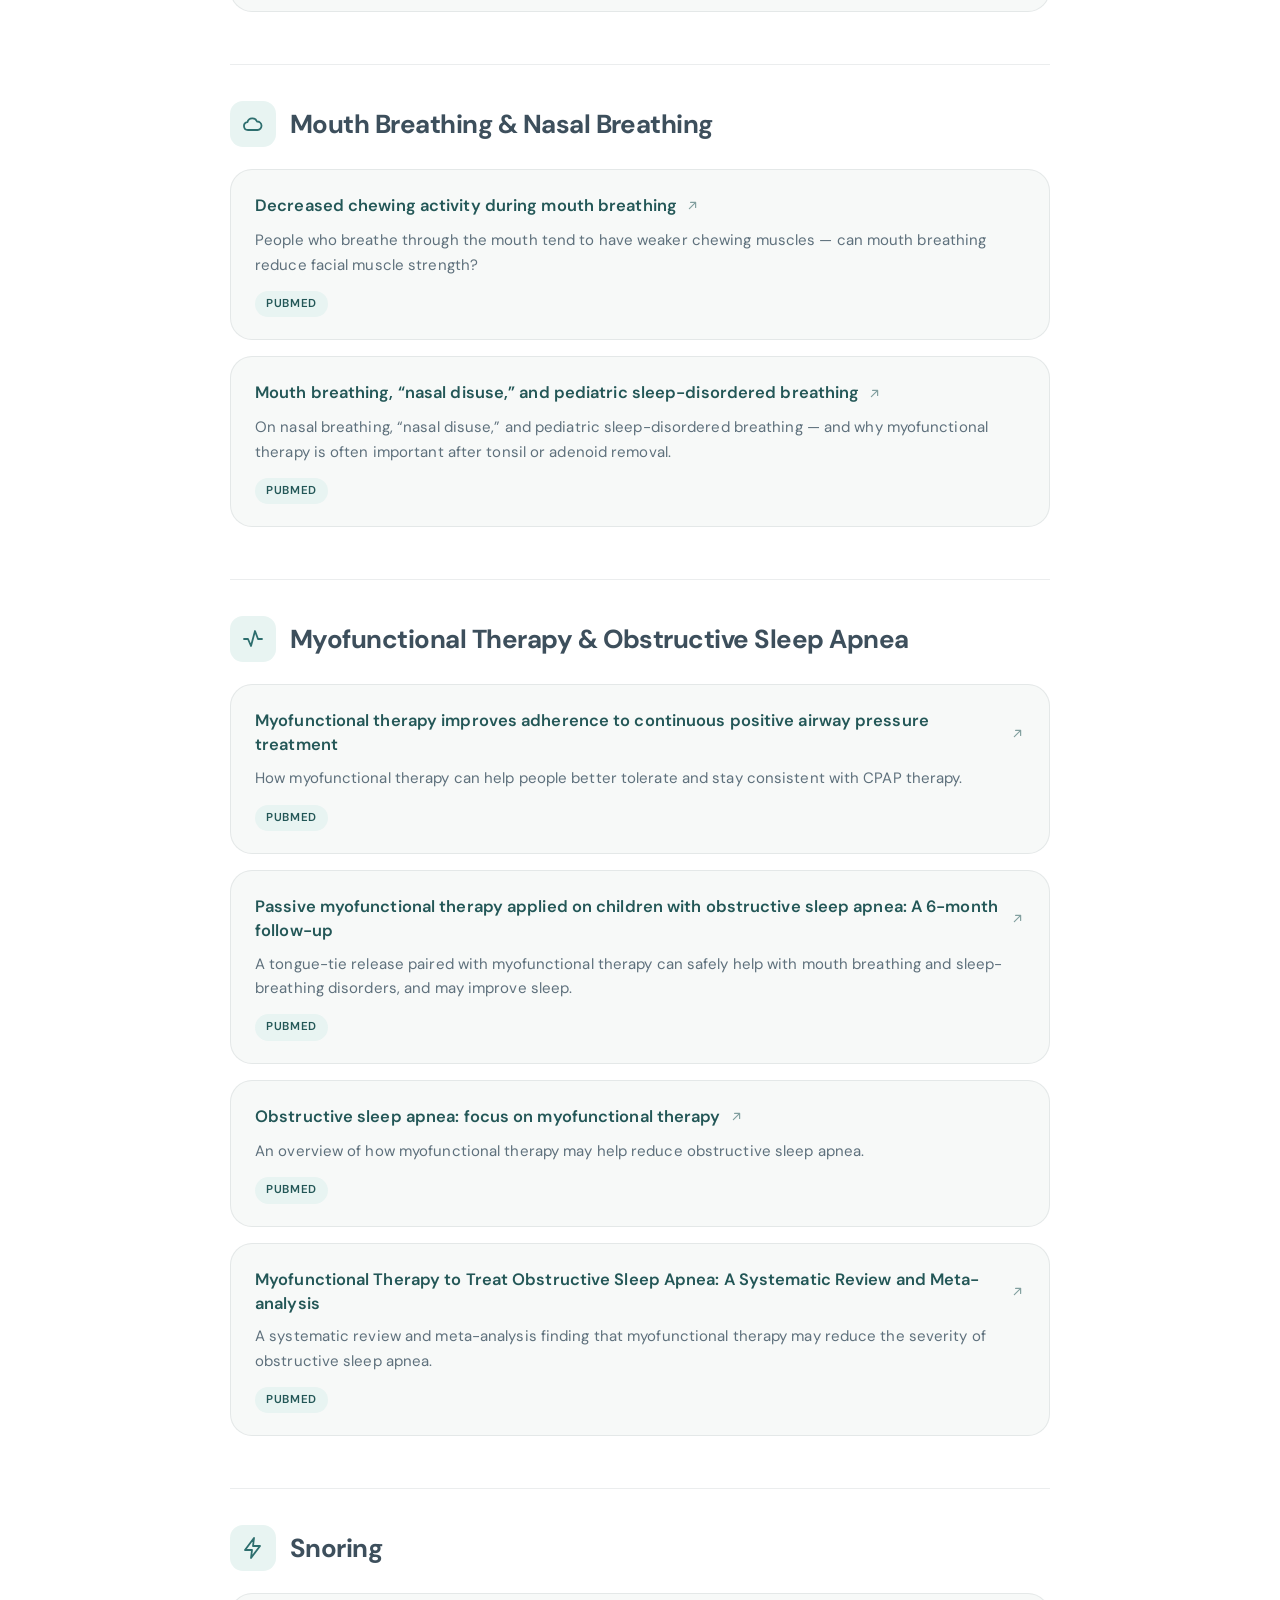
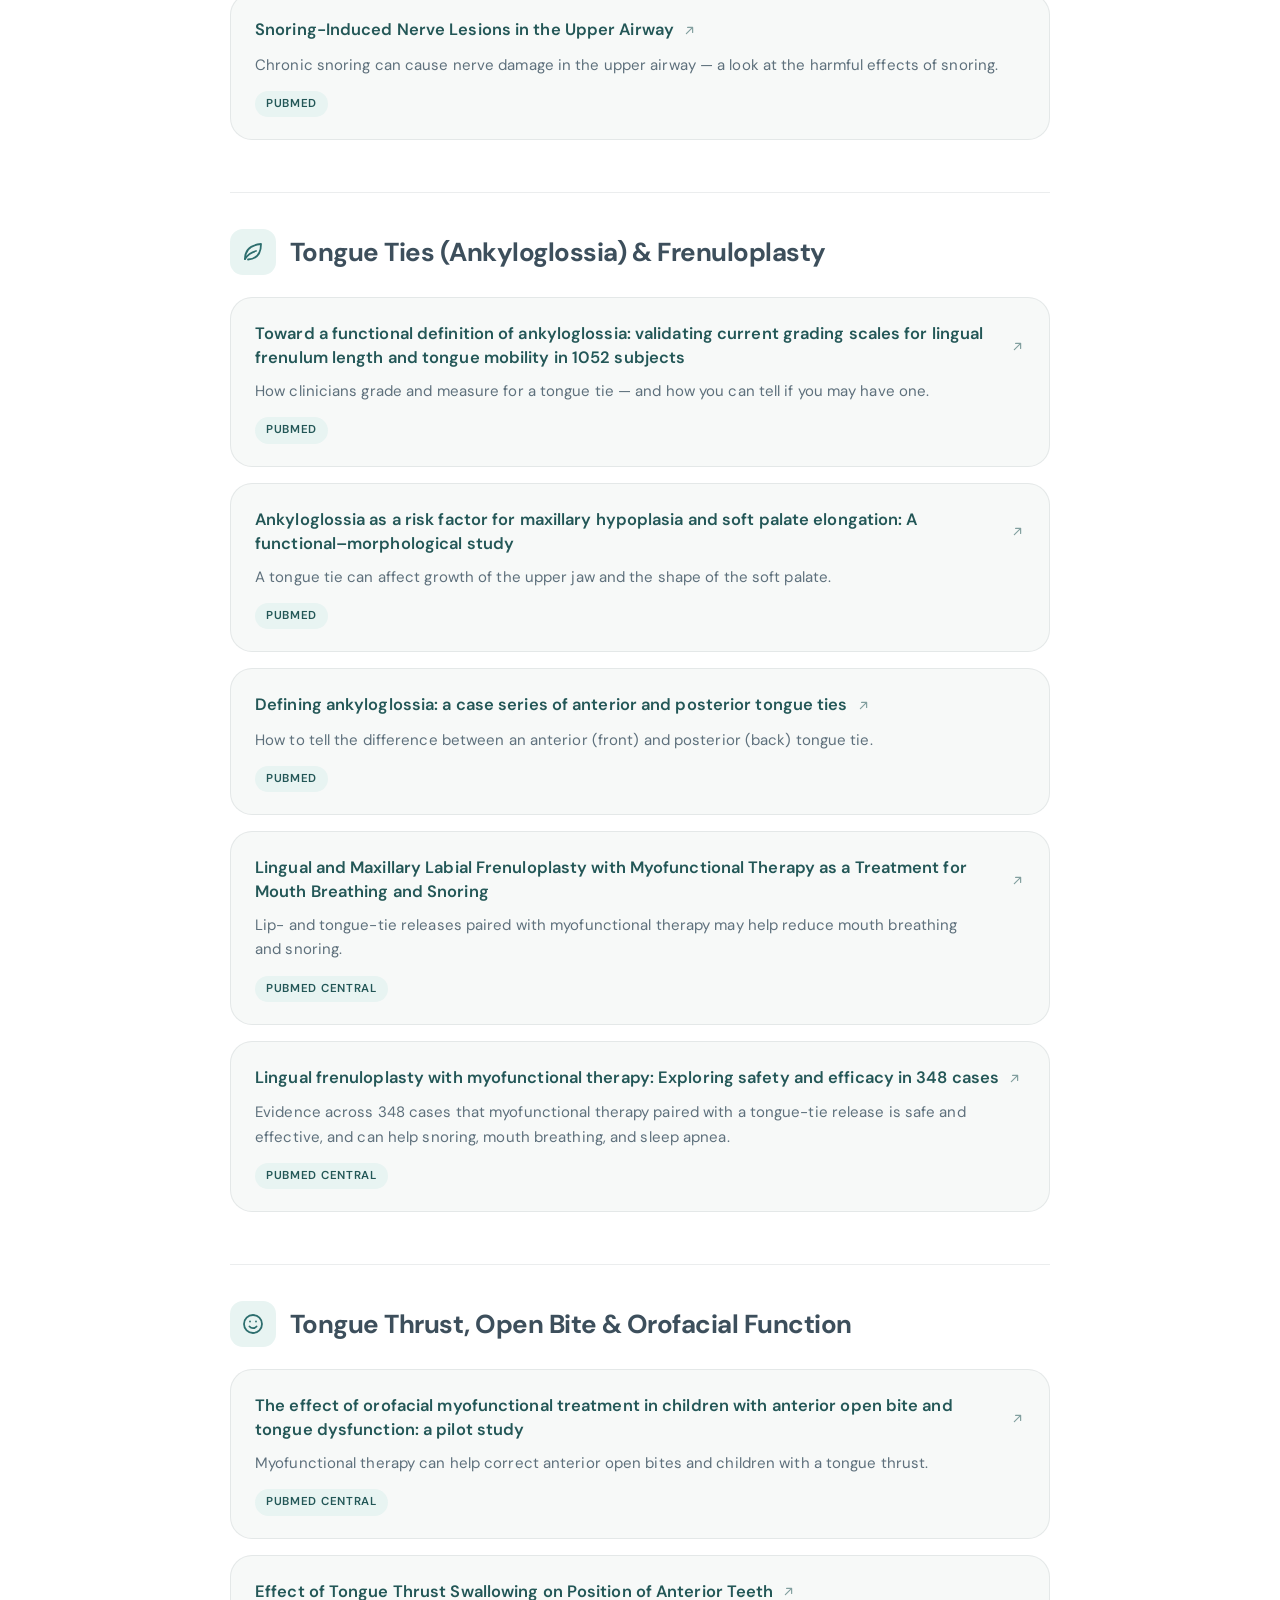
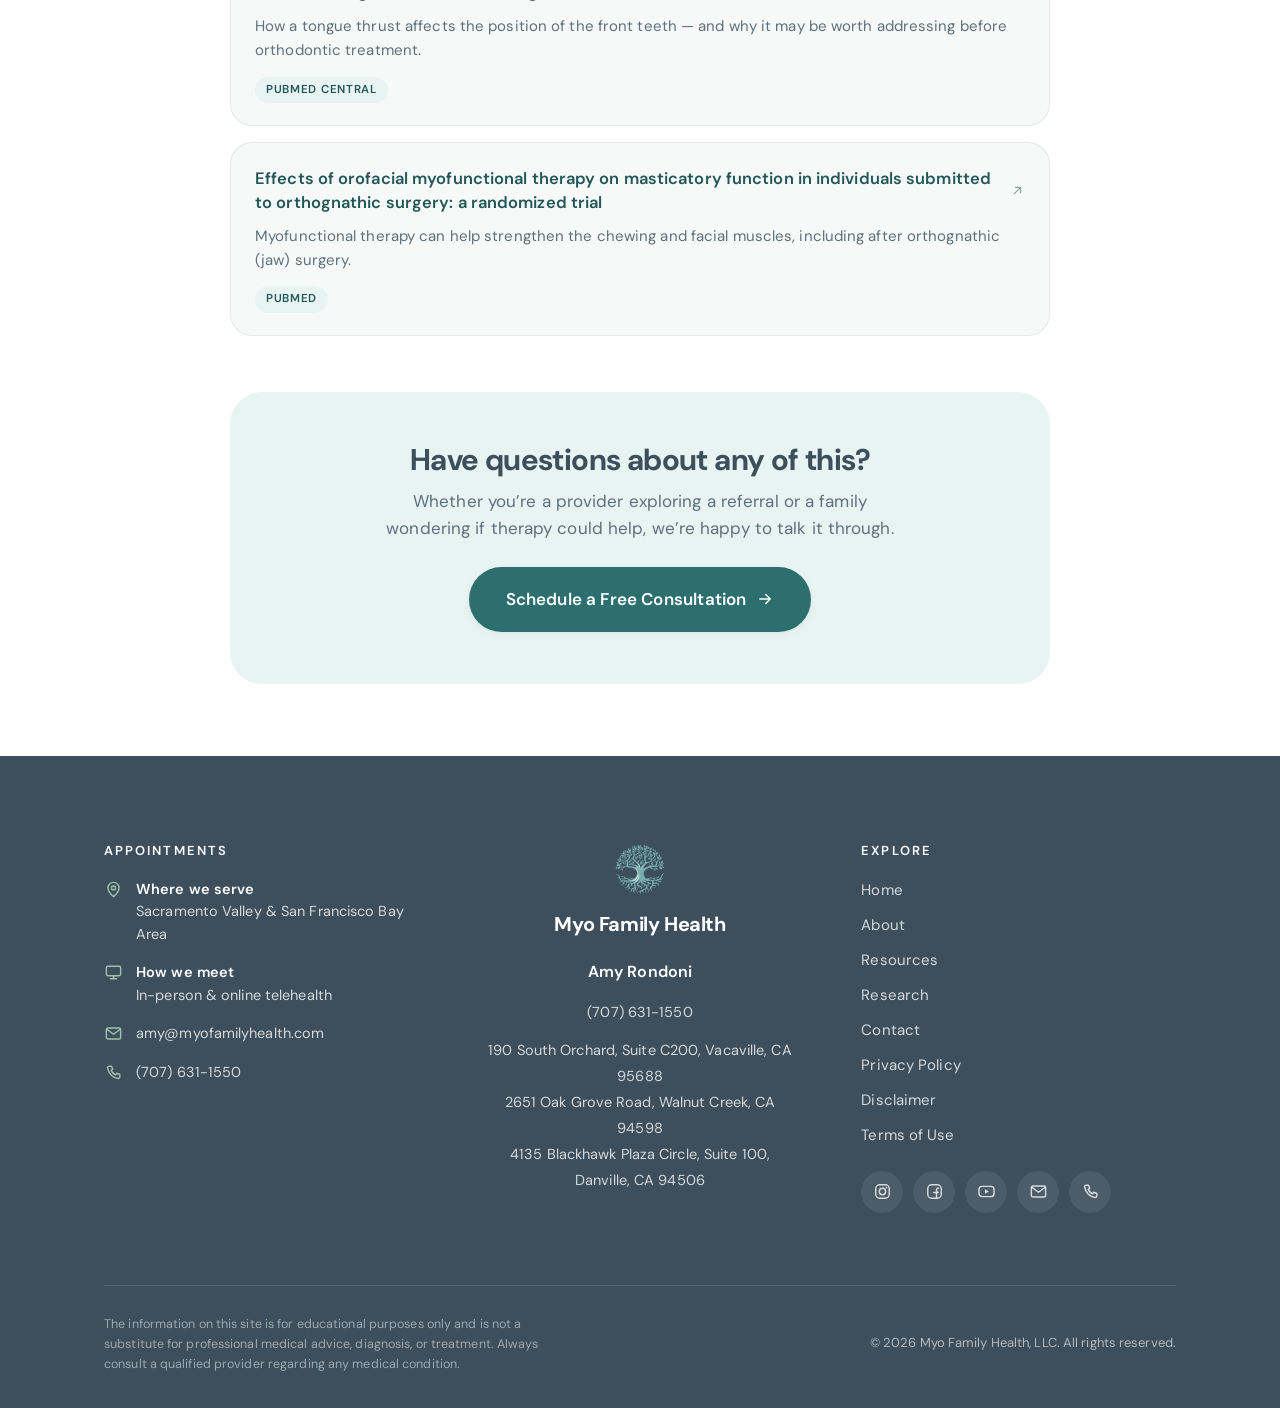
<file: research.html>
<!DOCTYPE html>
<html lang="en">
<head>
<meta charset="UTF-8" />
<meta name="viewport" content="width=device-width, initial-scale=1.0" />
<title>Research &amp; Resources — Myo Family Health</title>
<meta name="description" content="A research guide to myofunctional disorders for medical professionals and families: evidence on sleep apnea, mouth breathing, snoring, tongue ties, and how myofunctional therapy can help." />
<link rel="canonical" href="https://www.myofamilyhealth.com/research/" />
<meta name="robots" content="index, follow, max-snippet:-1, max-image-preview:large, max-video-preview:-1" />
<meta name="theme-color" content="#2D6E6E" />
<meta name="author" content="Amy Rondoni" />

<!-- Favicons -->
<link rel="icon" href="assets/logo-tree.png" type="image/png" />
<link rel="apple-touch-icon" href="assets/logo-tree.png" />

<!-- Open Graph -->
<meta property="og:type" content="article" />
<meta property="og:locale" content="en_US" />
<meta property="og:site_name" content="Myo Family Health" />
<meta property="og:title" content="Research &amp; Resources — Myo Family Health" />
<meta property="og:description" content="A research guide to myofunctional disorders for medical professionals and families: evidence on sleep apnea, mouth breathing, snoring, tongue ties, and how myofunctional therapy can help." />
<meta property="og:url" content="https://www.myofamilyhealth.com/research/" />
<meta property="og:image" content="https://www.myofamilyhealth.com/wp-content/uploads/MFH_Logo_512x512.jpg" />

<link rel="preconnect" href="https://fonts.googleapis.com" />
<link rel="preconnect" href="https://fonts.gstatic.com" crossorigin />
<link href="https://fonts.googleapis.com/css2?family=DM+Sans:opsz,wght@9..40,400;9..40,500;9..40,600;9..40,700&family=Newsreader:ital,opsz,wght@1,6..72,400;1,6..72,500&display=swap" rel="stylesheet" />
<link rel="stylesheet" href="styles.css" />
</head>
<body>

<!-- ============ ICON SPRITE (subset used on this page) ============ -->
<svg width="0" height="0" style="position:absolute" aria-hidden="true">
  <symbol id="ic-arrow" viewBox="0 0 24 24" fill="none" stroke="currentColor" stroke-width="1.9" stroke-linecap="round" stroke-linejoin="round"><path d="M5 12h14M13 6l6 6-6 6"/></symbol>
  <symbol id="ic-external" viewBox="0 0 24 24" fill="none" stroke="currentColor" stroke-width="1.9" stroke-linecap="round" stroke-linejoin="round"><path d="M7 17L17 7M9 7h8v8"/></symbol>
  <symbol id="ic-moon" viewBox="0 0 24 24" fill="none" stroke="currentColor" stroke-width="1.8" stroke-linecap="round" stroke-linejoin="round"><path d="M20 13.5A8 8 0 1 1 10.5 4 6.5 6.5 0 0 0 20 13.5z"/></symbol>
  <symbol id="ic-wind" viewBox="0 0 24 24" fill="none" stroke="currentColor" stroke-width="1.8" stroke-linecap="round" stroke-linejoin="round"><path d="M3 8h10a3 3 0 1 0-3-3M3 16h13a3 3 0 1 1-3 3M3 12h7"/></symbol>
  <symbol id="ic-cloud" viewBox="0 0 24 24" fill="none" stroke="currentColor" stroke-width="1.8" stroke-linecap="round" stroke-linejoin="round"><path d="M7 18a4 4 0 0 1-.5-7.97A5 5 0 0 1 16 9.5a3.5 3.5 0 0 1 .5 8.5z"/></symbol>
  <symbol id="ic-activity" viewBox="0 0 24 24" fill="none" stroke="currentColor" stroke-width="1.8" stroke-linecap="round" stroke-linejoin="round"><path d="M3 12h4l3 7 4-15 3 8h4"/></symbol>
  <symbol id="ic-zap" viewBox="0 0 24 24" fill="none" stroke="currentColor" stroke-width="1.8" stroke-linecap="round" stroke-linejoin="round"><path d="M13 2L4 14h7l-1 8 9-12h-7z"/></symbol>
  <symbol id="ic-leaf" viewBox="0 0 24 24" fill="none" stroke="currentColor" stroke-width="1.8" stroke-linecap="round" stroke-linejoin="round"><path d="M4 19C4 11 9 5 20 4c0 9-4 15-13 15.5"/><path d="M4 19c3-5 7-7 11-8"/></symbol>
  <symbol id="ic-smile" viewBox="0 0 24 24" fill="none" stroke="currentColor" stroke-width="1.8" stroke-linecap="round" stroke-linejoin="round"><circle cx="12" cy="12" r="9"/><path d="M8.5 14.5a4.5 4.5 0 0 0 7 0"/><path d="M9 9.5h.01M15 9.5h.01"/></symbol>
  <symbol id="ic-pin" viewBox="0 0 24 24" fill="none" stroke="currentColor" stroke-width="1.8" stroke-linecap="round" stroke-linejoin="round"><path d="M19 10c0 5-7 11-7 11s-7-6-7-11a7 7 0 0 1 14 0z"/><circle cx="12" cy="10" r="2.5"/></symbol>
  <symbol id="ic-monitor" viewBox="0 0 24 24" fill="none" stroke="currentColor" stroke-width="1.8" stroke-linecap="round" stroke-linejoin="round"><rect x="3" y="4" width="18" height="12" rx="2"/><path d="M8 20h8M12 16v4"/></symbol>
  <symbol id="ic-phone" viewBox="0 0 24 24" fill="none" stroke="currentColor" stroke-width="1.8" stroke-linecap="round" stroke-linejoin="round"><path d="M6.5 4h3l1.5 4-2 1.3a11 11 0 0 0 5.7 5.7L16 13l4 1.5v3a2 2 0 0 1-2.2 2A16 16 0 0 1 4.5 6.2 2 2 0 0 1 6.5 4z"/></symbol>
  <symbol id="ic-mail" viewBox="0 0 24 24" fill="none" stroke="currentColor" stroke-width="1.8" stroke-linecap="round" stroke-linejoin="round"><rect x="3" y="5" width="18" height="14" rx="2"/><path d="M4 7l8 6 8-6"/></symbol>
  <symbol id="ic-instagram" viewBox="0 0 24 24" fill="none" stroke="currentColor" stroke-width="1.8" stroke-linecap="round" stroke-linejoin="round"><rect x="3.5" y="3.5" width="17" height="17" rx="5"/><circle cx="12" cy="12" r="4"/><circle cx="17" cy="7" r="1.1" fill="currentColor" stroke="none"/></symbol>
  <symbol id="ic-facebook" viewBox="0 0 24 24" fill="none" stroke="currentColor" stroke-width="1.8" stroke-linecap="round" stroke-linejoin="round"><rect x="3.5" y="3.5" width="17" height="17" rx="5"/><path d="M14.5 20v-7h2.2M11 13.2h5.7M14.5 13V9.6c0-1 .6-1.7 1.7-1.7h.9"/></symbol>
  <symbol id="ic-youtube" viewBox="0 0 24 24" fill="none" stroke="currentColor" stroke-width="1.8" stroke-linecap="round" stroke-linejoin="round"><rect x="2.5" y="5.5" width="19" height="13" rx="4"/><path d="M10 9.2l5 2.8-5 2.8z" fill="currentColor" stroke="none"/></symbol>
</svg>

<!-- ============ NAV ============ -->
<header class="legal-nav">
  <div class="wrap">
    <a class="brand" href="index.html" aria-label="Myo Family Health home">
      <img class="mark" src="assets/logo-tree.png" alt="" width="42" height="42" />
      <span class="wordmark">
        <b>Myo Family Health</b>
        <span>Myofunctional Therapy</span>
      </span>
    </a>
    <a class="legal-back" href="index.html"><svg><use href="#ic-arrow"/></svg> Back to home</a>
    <a class="btn btn-primary" href="index.html#contact">Schedule a Free Consultation</a>
  </div>
</header>

<main>
<!-- ============ HERO ============ -->
<section class="legal-hero">
  <div class="wrap">
    <span class="eyebrow">Research &amp; Evidence</span>
    <h1>Myofunctional Disorder Resources</h1>
    <p class="research-tagline">Information for medical professionals and families</p>
    <p class="legal-intro">This page is a resource guide to help medical professionals and families better understand the root causes of obstructive sleep apnea and sleep-breathing disorders. Parents and adults will also find help understanding tongue ties and their effects on mouth breathing, snoring, and the need for orthodontic work (braces).</p>
    <p class="legal-intro">The following resources show how myofunctional therapy can address concerns in both adults and children, and share evidence-based research about the services we provide. As an authority in the myofunctional therapy and airway field, Amy Rondoni is here to help you gather information about myofunctional disorders, sleep apnea, mouth breathing, and tongue ties.</p>
  </div>
</section>

<!-- ============ RESEARCH LIBRARY ============ -->
<section class="legal-body">
  <div class="wrap">
    <div class="research-doc">
      <p class="research-disclaimer">The links below lead to third-party research articles and educational resources, provided for informational and educational purposes. Each opens in a new tab.</p>

      <!-- Sleep, Breathing & Attention -->
      <div class="research-head">
        <span class="ic"><svg><use href="#ic-moon"/></svg></span>
        <h2>Sleep, Breathing &amp; Attention</h2>
      </div>
      <div class="research-list">
        <div class="research-item">
          <a class="r-title" href="https://pubmed.ncbi.nlm.nih.gov/28138105/" target="_blank" rel="noopener">Sleep Problems as Predictors in Attention-Deficit Hyperactivity Disorder: Causal Mechanisms, Consequences and Treatment <svg class="r-ext"><use href="#ic-external"/></svg></a>
          <p class="r-note">Sleep-breathing disorders should be evaluated before diagnosing attention-deficit disorders. This review points to disordered sleep breathing as a possible root cause of attention difficulties in children.</p>
          <span class="r-meta">PubMed</span>
        </div>
      </div>

      <!-- Breathing & the Buteyko Method -->
      <div class="research-head">
        <span class="ic"><svg><use href="#ic-wind"/></svg></span>
        <h2>Breathing &amp; the Buteyko Method</h2>
      </div>
      <div class="research-list">
        <div class="research-item">
          <a class="r-title" href="https://buteykoclinic.com/pages/buteyko-breathing-exercise-for-kids" target="_blank" rel="noopener">Buteyko breathing for children <svg class="r-ext"><use href="#ic-external"/></svg></a>
          <p class="r-note">Buteyko is a breathing method that helps slow the breath. A practical guide to helping children breathe better.</p>
          <span class="r-meta">Buteyko Clinic</span>
        </div>
        <div class="research-item">
          <a class="r-title" href="https://mindfulstrength.ca/steve-donald-breathing-buteyko/" target="_blank" rel="noopener">Steve Donald: Breathing Physiology and Buteyko <svg class="r-ext"><use href="#ic-external"/></svg></a>
          <p class="r-note">A conversation on breathing physiology and the Buteyko method, and how better breathing supports overall wellness.</p>
          <span class="r-meta">Podcast</span>
        </div>
      </div>

      <!-- Mouth Breathing & Nasal Breathing -->
      <div class="research-head">
        <span class="ic"><svg><use href="#ic-cloud"/></svg></span>
        <h2>Mouth Breathing &amp; Nasal Breathing</h2>
      </div>
      <div class="research-list">
        <div class="research-item">
          <a class="r-title" href="https://pubmed.ncbi.nlm.nih.gov/22490018/" target="_blank" rel="noopener">Decreased chewing activity during mouth breathing <svg class="r-ext"><use href="#ic-external"/></svg></a>
          <p class="r-note">People who breathe through the mouth tend to have weaker chewing muscles — can mouth breathing reduce facial muscle strength?</p>
          <span class="r-meta">PubMed</span>
        </div>
        <div class="research-item">
          <a class="r-title" href="https://pubmed.ncbi.nlm.nih.gov/25877805/" target="_blank" rel="noopener">Mouth breathing, &ldquo;nasal disuse,&rdquo; and pediatric sleep-disordered breathing <svg class="r-ext"><use href="#ic-external"/></svg></a>
          <p class="r-note">On nasal breathing, &ldquo;nasal disuse,&rdquo; and pediatric sleep-disordered breathing — and why myofunctional therapy is often important after tonsil or adenoid removal.</p>
          <span class="r-meta">PubMed</span>
        </div>
      </div>

      <!-- Myofunctional Therapy & Obstructive Sleep Apnea -->
      <div class="research-head">
        <span class="ic"><svg><use href="#ic-activity"/></svg></span>
        <h2>Myofunctional Therapy &amp; Obstructive Sleep Apnea</h2>
      </div>
      <div class="research-list">
        <div class="research-item">
          <a class="r-title" href="https://pubmed.ncbi.nlm.nih.gov/27913971/" target="_blank" rel="noopener">Myofunctional therapy improves adherence to continuous positive airway pressure treatment <svg class="r-ext"><use href="#ic-external"/></svg></a>
          <p class="r-note">How myofunctional therapy can help people better tolerate and stay consistent with CPAP therapy.</p>
          <span class="r-meta">PubMed</span>
        </div>
        <div class="research-item">
          <a class="r-title" href="https://pubmed.ncbi.nlm.nih.gov/27712960/" target="_blank" rel="noopener">Passive myofunctional therapy applied on children with obstructive sleep apnea: A 6-month follow-up <svg class="r-ext"><use href="#ic-external"/></svg></a>
          <p class="r-note">A tongue-tie release paired with myofunctional therapy can safely help with mouth breathing and sleep-breathing disorders, and may improve sleep.</p>
          <span class="r-meta">PubMed</span>
        </div>
        <div class="research-item">
          <a class="r-title" href="https://pubmed.ncbi.nlm.nih.gov/30233265/" target="_blank" rel="noopener">Obstructive sleep apnea: focus on myofunctional therapy <svg class="r-ext"><use href="#ic-external"/></svg></a>
          <p class="r-note">An overview of how myofunctional therapy may help reduce obstructive sleep apnea.</p>
          <span class="r-meta">PubMed</span>
        </div>
        <div class="research-item">
          <a class="r-title" href="https://pubmed.ncbi.nlm.nih.gov/25348130/" target="_blank" rel="noopener">Myofunctional Therapy to Treat Obstructive Sleep Apnea: A Systematic Review and Meta-analysis <svg class="r-ext"><use href="#ic-external"/></svg></a>
          <p class="r-note">A systematic review and meta-analysis finding that myofunctional therapy may reduce the severity of obstructive sleep apnea.</p>
          <span class="r-meta">PubMed</span>
        </div>
      </div>

      <!-- Snoring -->
      <div class="research-head">
        <span class="ic"><svg><use href="#ic-zap"/></svg></span>
        <h2>Snoring</h2>
      </div>
      <div class="research-list">
        <div class="research-item">
          <a class="r-title" href="https://pubmed.ncbi.nlm.nih.gov/22548134/" target="_blank" rel="noopener">Snoring-Induced Nerve Lesions in the Upper Airway <svg class="r-ext"><use href="#ic-external"/></svg></a>
          <p class="r-note">Chronic snoring can cause nerve damage in the upper airway — a look at the harmful effects of snoring.</p>
          <span class="r-meta">PubMed</span>
        </div>
      </div>

      <!-- Tongue Ties & Frenuloplasty -->
      <div class="research-head">
        <span class="ic"><svg><use href="#ic-leaf"/></svg></span>
        <h2>Tongue Ties (Ankyloglossia) &amp; Frenuloplasty</h2>
      </div>
      <div class="research-list">
        <div class="research-item">
          <a class="r-title" href="https://pubmed.ncbi.nlm.nih.gov/28097623/" target="_blank" rel="noopener">Toward a functional definition of ankyloglossia: validating current grading scales for lingual frenulum length and tongue mobility in 1052 subjects <svg class="r-ext"><use href="#ic-external"/></svg></a>
          <p class="r-note">How clinicians grade and measure for a tongue tie — and how you can tell if you may have one.</p>
          <span class="r-meta">PubMed</span>
        </div>
        <div class="research-item">
          <a class="r-title" href="https://pubmed.ncbi.nlm.nih.gov/28994495/" target="_blank" rel="noopener">Ankyloglossia as a risk factor for maxillary hypoplasia and soft palate elongation: A functional–morphological study <svg class="r-ext"><use href="#ic-external"/></svg></a>
          <p class="r-note">A tongue tie can affect growth of the upper jaw and the shape of the soft palate.</p>
          <span class="r-meta">PubMed</span>
        </div>
        <div class="research-item">
          <a class="r-title" href="https://pubmed.ncbi.nlm.nih.gov/20557951/" target="_blank" rel="noopener">Defining ankyloglossia: a case series of anterior and posterior tongue ties <svg class="r-ext"><use href="#ic-external"/></svg></a>
          <p class="r-note">How to tell the difference between an anterior (front) and posterior (back) tongue tie.</p>
          <span class="r-meta">PubMed</span>
        </div>
        <div class="research-item">
          <a class="r-title" href="https://www.ncbi.nlm.nih.gov/pmc/articles/PMC6437727/" target="_blank" rel="noopener">Lingual and Maxillary Labial Frenuloplasty with Myofunctional Therapy as a Treatment for Mouth Breathing and Snoring <svg class="r-ext"><use href="#ic-external"/></svg></a>
          <p class="r-note">Lip- and tongue-tie releases paired with myofunctional therapy may help reduce mouth breathing and snoring.</p>
          <span class="r-meta">PubMed Central</span>
        </div>
        <div class="research-item">
          <a class="r-title" href="https://www.ncbi.nlm.nih.gov/pmc/articles/PMC6793603/" target="_blank" rel="noopener">Lingual frenuloplasty with myofunctional therapy: Exploring safety and efficacy in 348 cases <svg class="r-ext"><use href="#ic-external"/></svg></a>
          <p class="r-note">Evidence across 348 cases that myofunctional therapy paired with a tongue-tie release is safe and effective, and can help snoring, mouth breathing, and sleep apnea.</p>
          <span class="r-meta">PubMed Central</span>
        </div>
      </div>

      <!-- Tongue Thrust, Open Bite & Orofacial Function -->
      <div class="research-head">
        <span class="ic"><svg><use href="#ic-smile"/></svg></span>
        <h2>Tongue Thrust, Open Bite &amp; Orofacial Function</h2>
      </div>
      <div class="research-list">
        <div class="research-item">
          <a class="r-title" href="https://www.ncbi.nlm.nih.gov/pmc/articles/PMC4914902/" target="_blank" rel="noopener">The effect of orofacial myofunctional treatment in children with anterior open bite and tongue dysfunction: a pilot study <svg class="r-ext"><use href="#ic-external"/></svg></a>
          <p class="r-note">Myofunctional therapy can help correct anterior open bites and children with a tongue thrust.</p>
          <span class="r-meta">PubMed Central</span>
        </div>
        <div class="research-item">
          <a class="r-title" href="https://www.ncbi.nlm.nih.gov/pmc/articles/PMC3517276/" target="_blank" rel="noopener">Effect of Tongue Thrust Swallowing on Position of Anterior Teeth <svg class="r-ext"><use href="#ic-external"/></svg></a>
          <p class="r-note">How a tongue thrust affects the position of the front teeth — and why it may be worth addressing before orthodontic treatment.</p>
          <span class="r-meta">PubMed Central</span>
        </div>
        <div class="research-item">
          <a class="r-title" href="https://pubmed.ncbi.nlm.nih.gov/29412368/" target="_blank" rel="noopener">Effects of orofacial myofunctional therapy on masticatory function in individuals submitted to orthognathic surgery: a randomized trial <svg class="r-ext"><use href="#ic-external"/></svg></a>
          <p class="r-note">Myofunctional therapy can help strengthen the chewing and facial muscles, including after orthognathic (jaw) surgery.</p>
          <span class="r-meta">PubMed</span>
        </div>
      </div>

      <div class="research-cta">
        <h3>Have questions about any of this?</h3>
        <p>Whether you&rsquo;re a provider exploring a referral or a family wondering if therapy could help, we&rsquo;re happy to talk it through.</p>
        <a class="btn btn-primary btn-lg" href="index.html#contact">Schedule a Free Consultation <svg><use href="#ic-arrow"/></svg></a>
      </div>

    </div>
  </div>
</section>
</main>

<!-- ============ FOOTER ============ -->
<footer class="footer">
  <div class="wrap">
    <div class="footer-grid">
      <div class="footer-col">
        <h4>Appointments</h4>
        <div class="foot-row">
          <span class="ic"><svg><use href="#ic-pin"/></svg></span>
          <div><b>Where we serve</b>Sacramento Valley &amp; San Francisco Bay Area</div>
        </div>
        <div class="foot-row">
          <span class="ic"><svg><use href="#ic-monitor"/></svg></span>
          <div><b>How we meet</b>In-person &amp; online telehealth</div>
        </div>
        <div class="foot-row">
          <span class="ic"><svg><use href="#ic-mail"/></svg></span>
          <div><a href="mailto:amy@myofamilyhealth.com">amy@myofamilyhealth.com</a></div>
        </div>
        <div class="foot-row">
          <span class="ic"><svg><use href="#ic-phone"/></svg></span>
          <div><a href="tel:+17076311550">(707) 631-1550</a></div>
        </div>
      </div>

      <div class="footer-col center">
        <span class="footer-brand">
          <img class="mark" src="assets/logo-tree.png" alt="" width="52" height="52" />
          <b>Myo Family Health</b>
        </span>
        <div class="footer-meta">
          <div class="name">Amy Rondoni</div>
          <div style="margin-top:12px;"><a href="tel:+17076311550">(707) 631-1550</a></div>
          <div style="margin-top:12px;">190 South Orchard, Suite C200, Vacaville, CA 95688<br />2651 Oak Grove Road, Walnut Creek, CA 94598<br />4135 Blackhawk Plaza Circle, Suite 100, Danville, CA 94506</div>
        </div>
      </div>

      <div class="footer-col" style="display:flex;flex-direction:column;align-items:inherit;">
        <h4>Explore</h4>
        <nav class="footer-nav" aria-label="Footer">
          <a href="index.html#home">Home</a>
          <a href="index.html#about">About</a>
          <a href="index.html#resources">Resources</a>
          <a href="research.html">Research</a>
          <a href="index.html#contact">Contact</a>
          <a href="privacy-policy.html">Privacy Policy</a>
          <a href="#">Disclaimer</a>
          <a href="terms-of-use.html">Terms of Use</a>
        </nav>
        <div class="footer-social">
          <a href="https://www.instagram.com/myofamilyhealth?utm_source=qr" target="_blank" rel="noopener" aria-label="Instagram"><svg><use href="#ic-instagram"/></svg></a>
          <a href="https://www.facebook.com/myofamilyhealth" target="_blank" rel="noopener" aria-label="Facebook"><svg><use href="#ic-facebook"/></svg></a>
          <a href="https://youtube.com/@myofamilyhealth?si=kYgawOLlHpWrf8bu" target="_blank" rel="noopener" aria-label="YouTube"><svg><use href="#ic-youtube"/></svg></a>
          <a href="mailto:amy@myofamilyhealth.com" aria-label="Email"><svg><use href="#ic-mail"/></svg></a>
          <a href="tel:+17076311550" aria-label="Phone"><svg><use href="#ic-phone"/></svg></a>
        </div>
      </div>
    </div>

    <div class="footer-bottom">
      <p class="disclaimer">The information on this site is for educational purposes only and is not a substitute for professional medical advice, diagnosis, or treatment. Always consult a qualified provider regarding any medical condition.</p>
      <p class="copy">© 2026 Myo Family Health, LLC. All rights reserved.</p>
    </div>
  </div>
</footer>

</body>
</html>
</file>
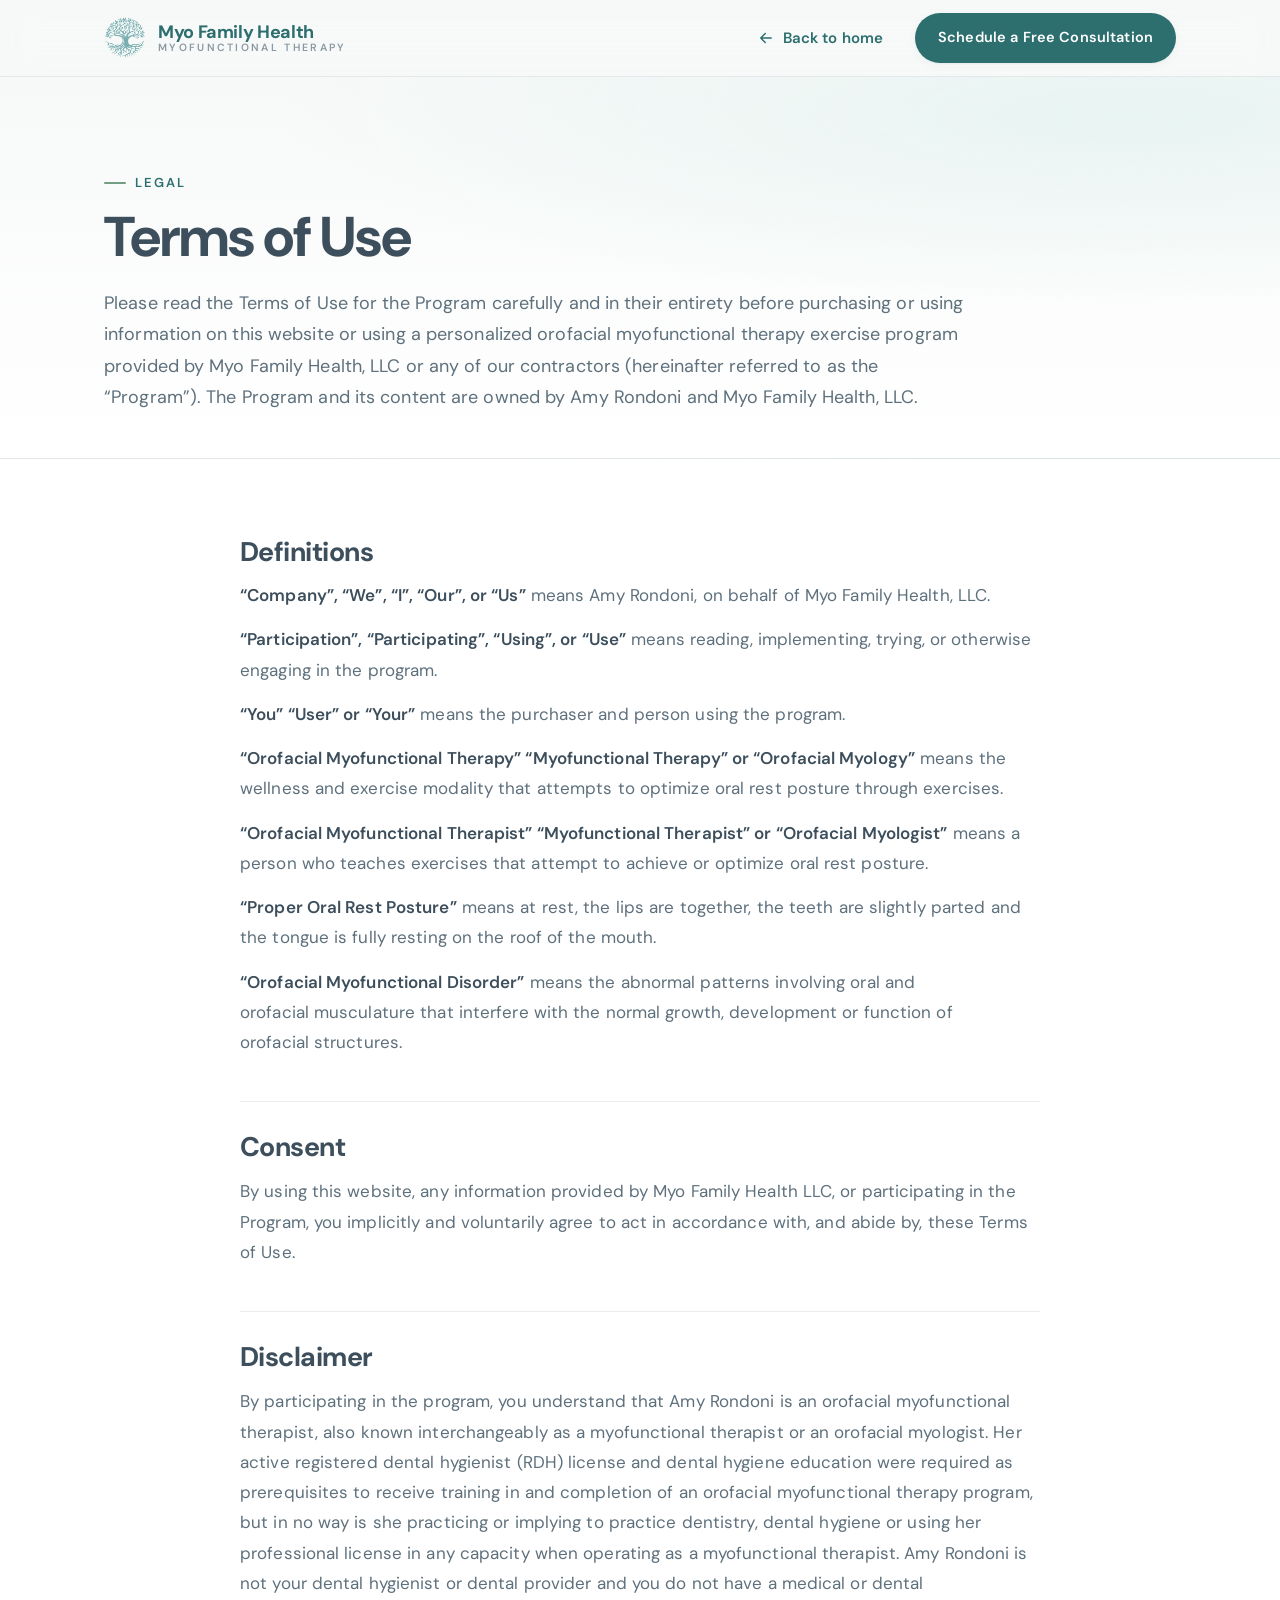
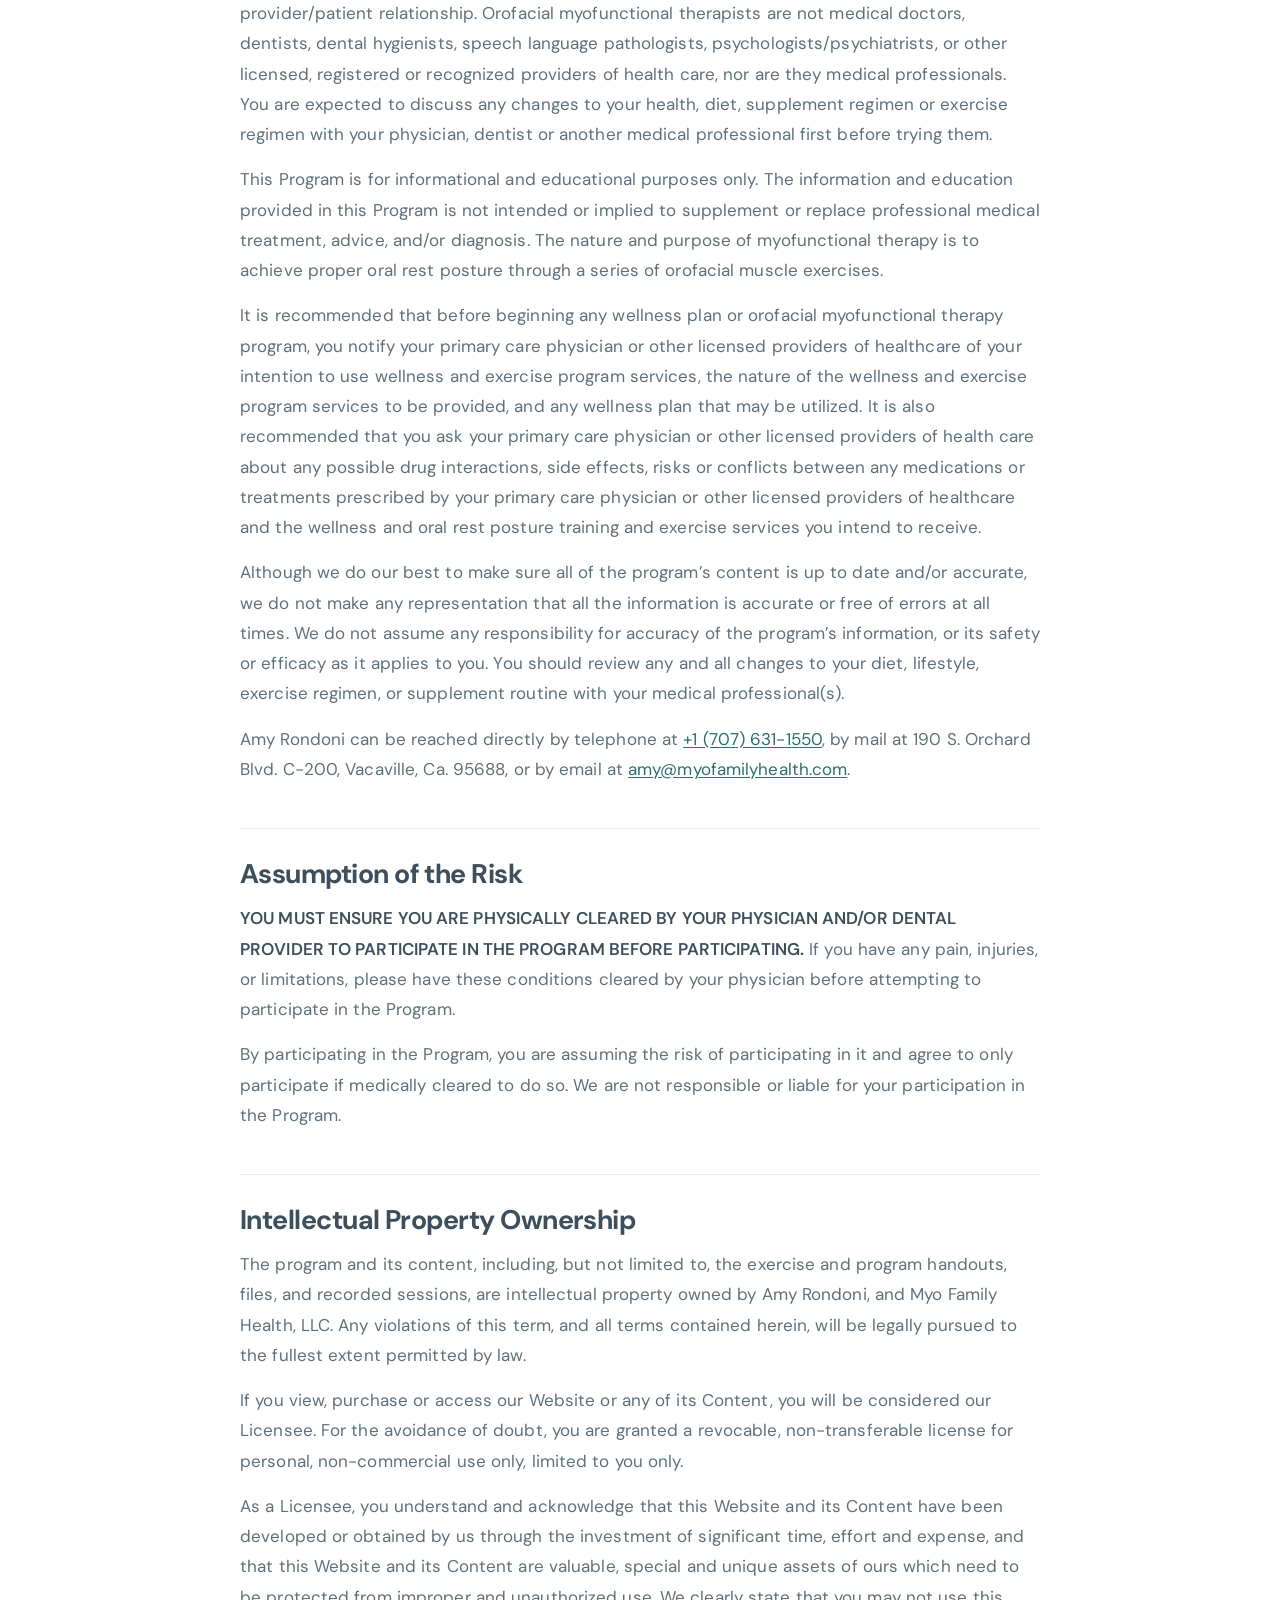
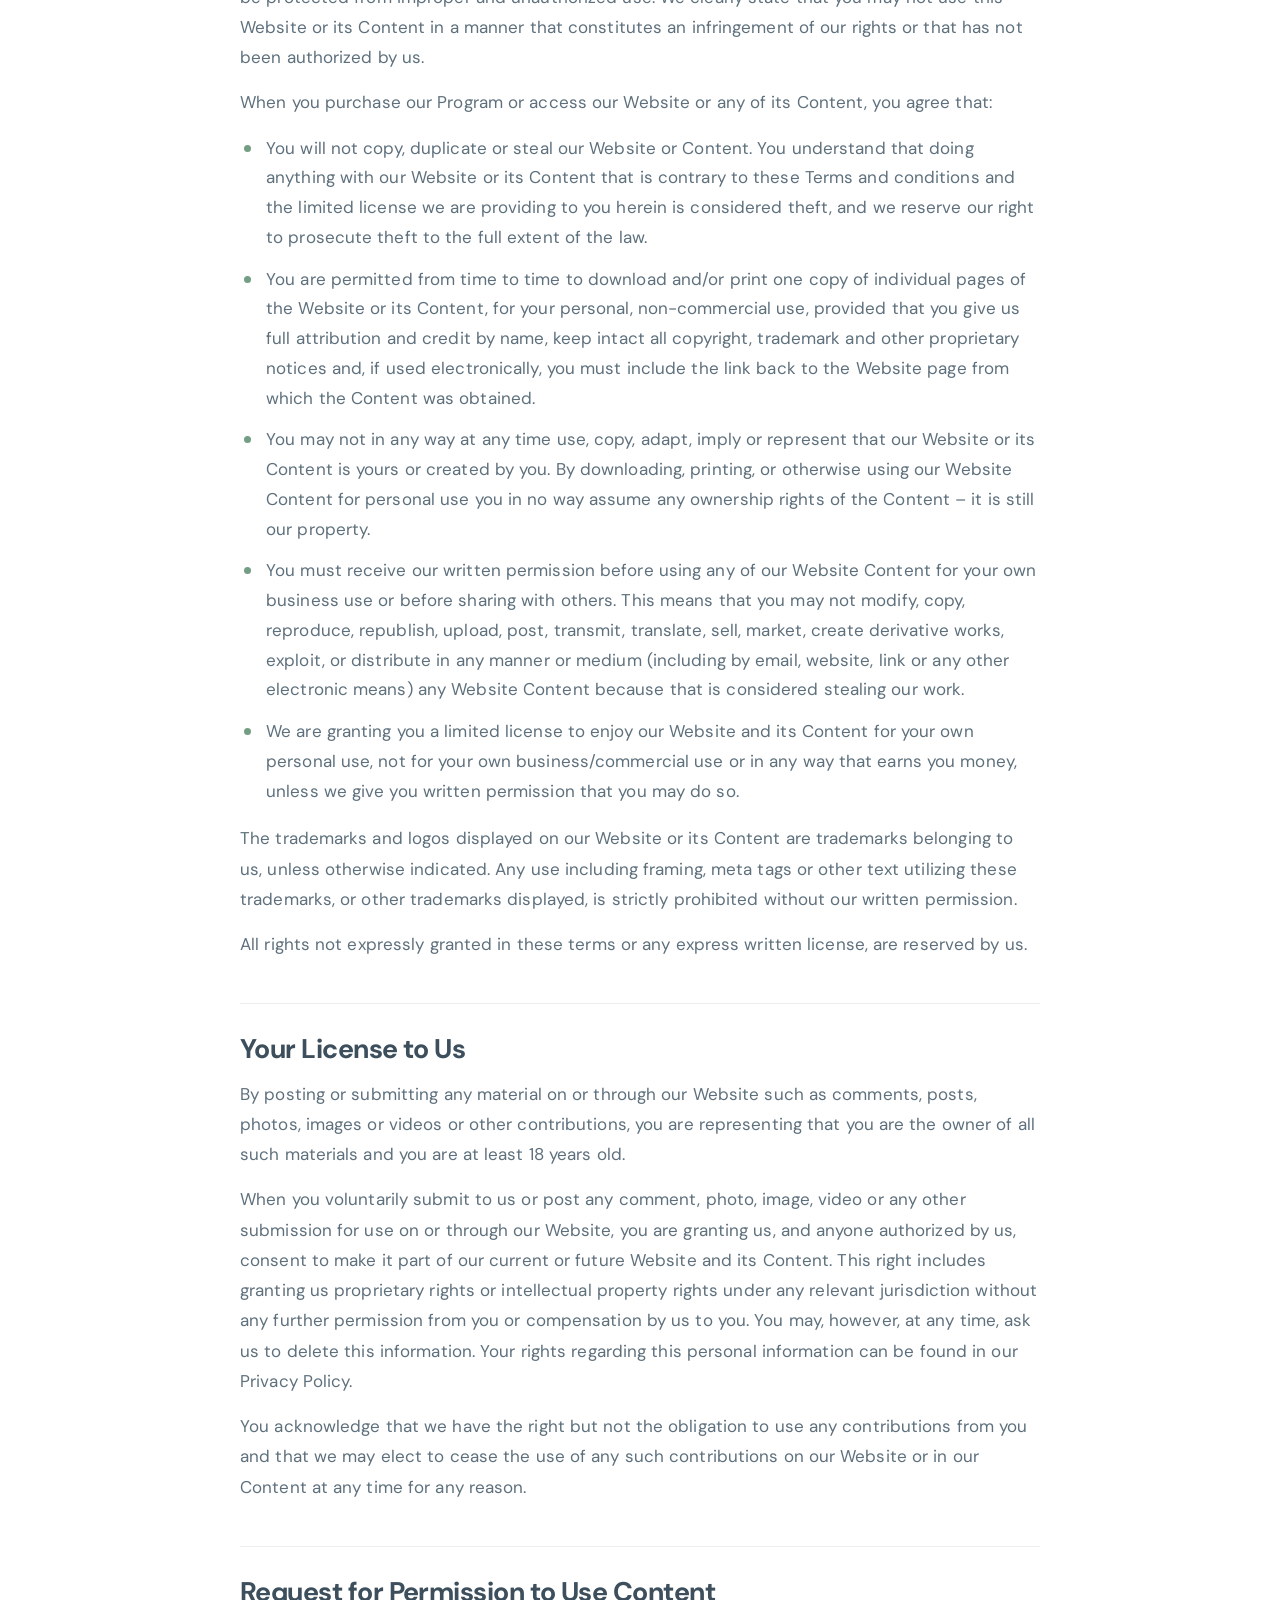
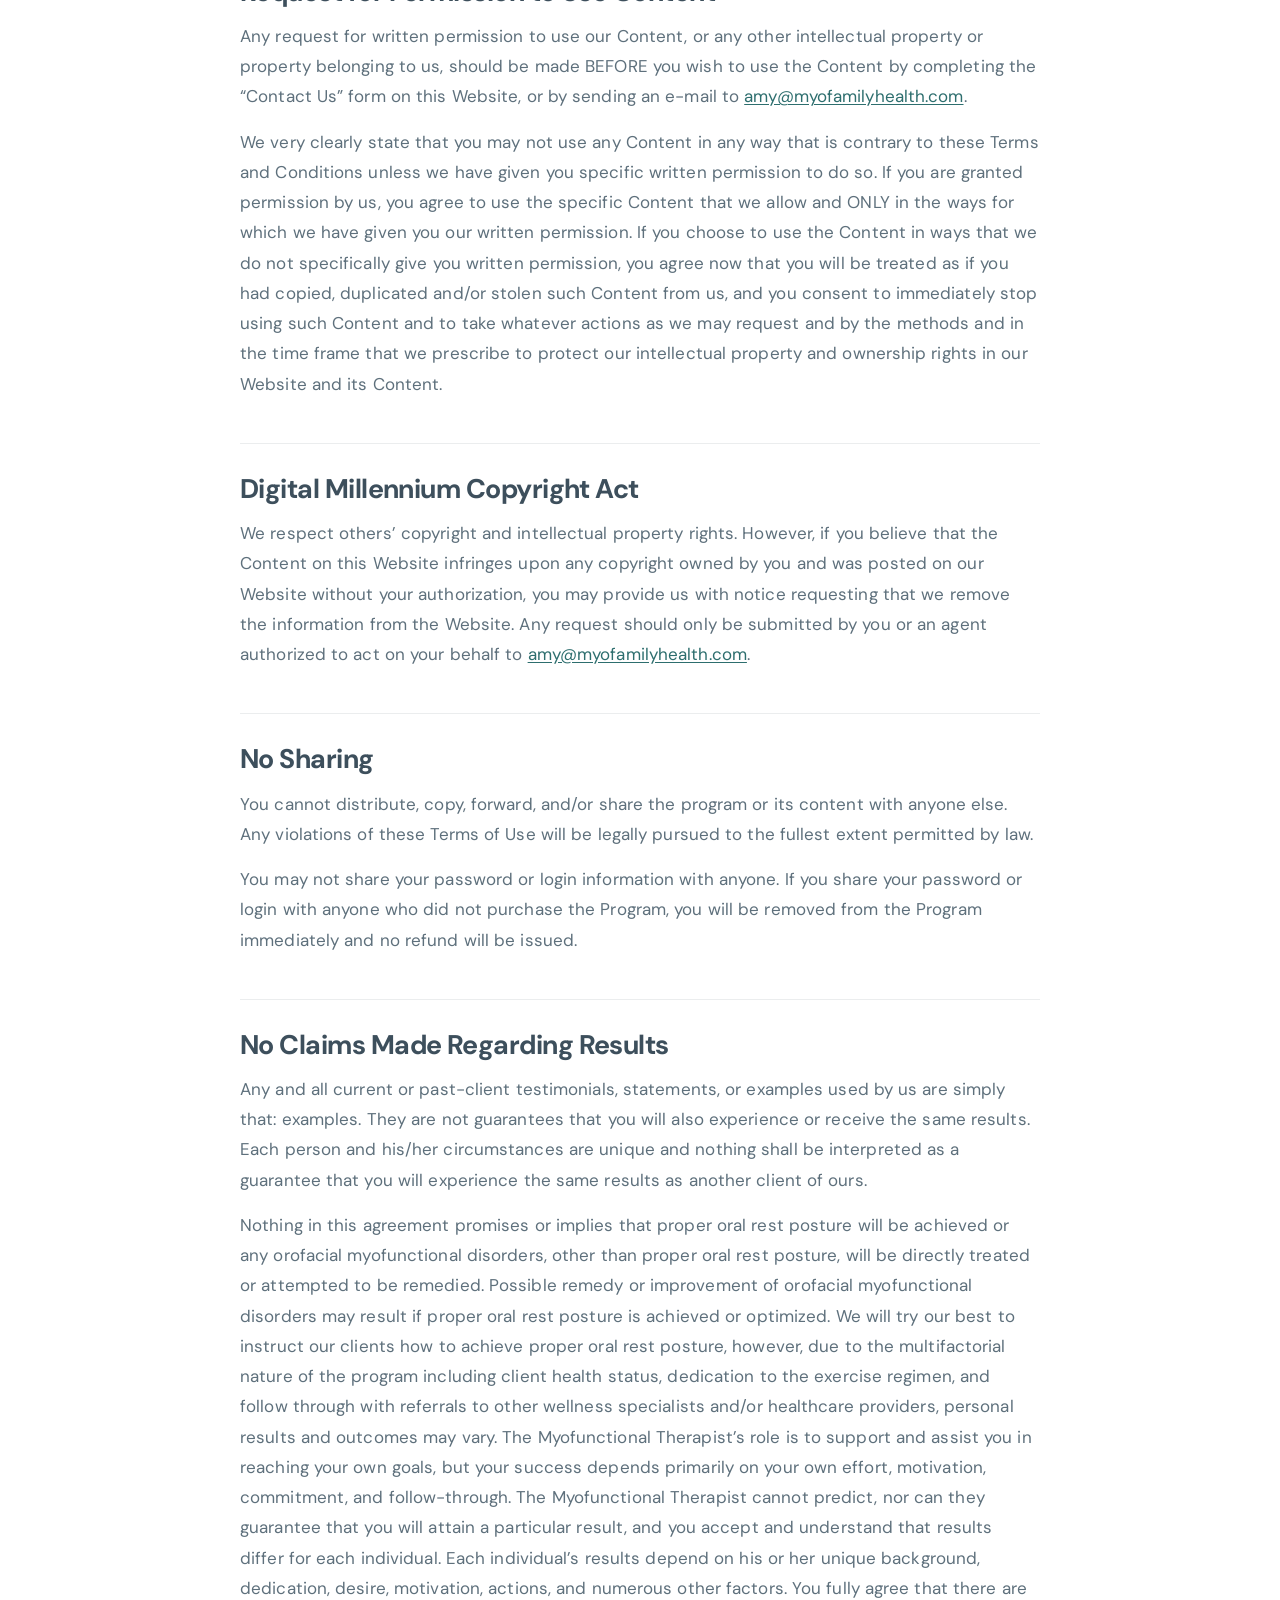
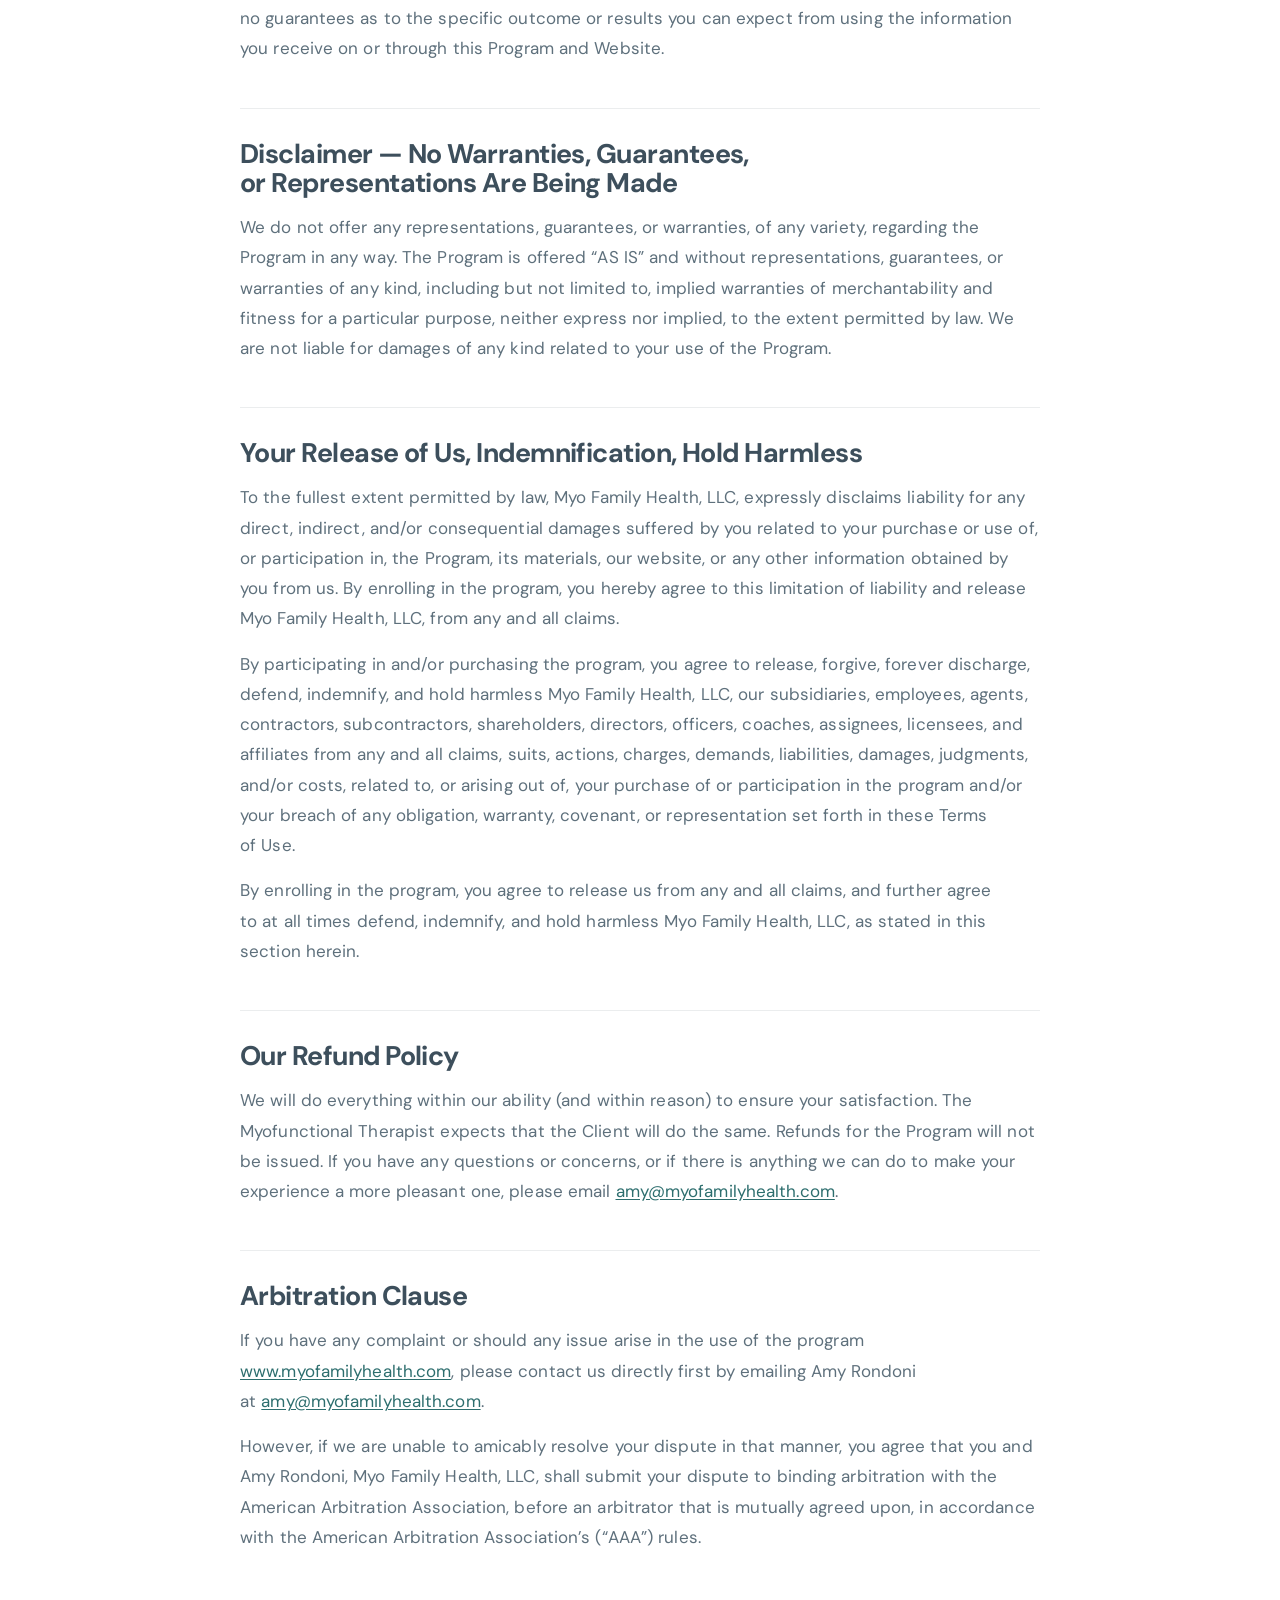
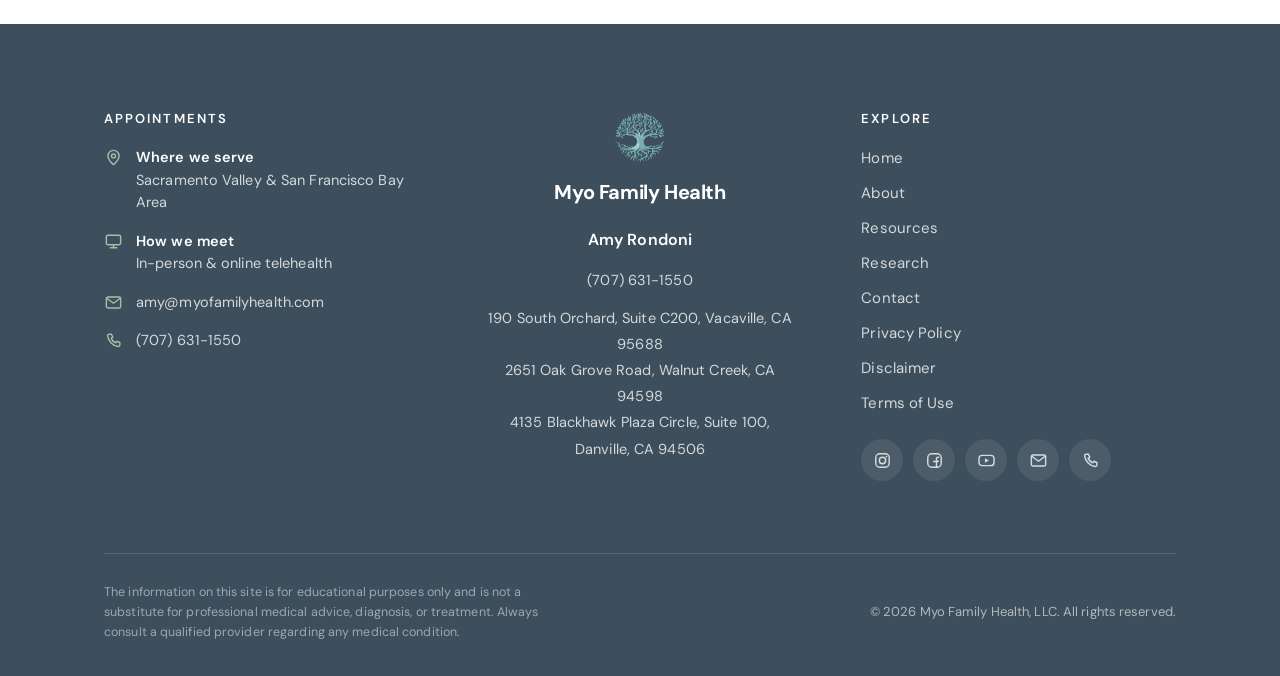
<file: terms-of-use.html>
<!DOCTYPE html>
<html lang="en">
<head>
<meta charset="UTF-8" />
<meta name="viewport" content="width=device-width, initial-scale=1.0" />
<title>Terms of Use — Myo Family Health</title>
<meta name="description" content="Terms of Use for Myo Family Health, LLC. Please read carefully before using this website or any orofacial myofunctional therapy program." />
<link rel="canonical" href="https://www.myofamilyhealth.com/terms-of-use/" />
<meta name="robots" content="index, follow, max-snippet:-1, max-image-preview:large, max-video-preview:-1" />
<meta name="theme-color" content="#2D6E6E" />
<meta name="author" content="Amy Rondoni" />

<!-- Favicons -->
<link rel="icon" href="assets/logo-tree.png" type="image/png" />
<link rel="apple-touch-icon" href="assets/logo-tree.png" />

<!-- Open Graph -->
<meta property="og:type" content="article" />
<meta property="og:locale" content="en_US" />
<meta property="og:site_name" content="Myo Family Health" />
<meta property="og:title" content="Terms of Use — Myo Family Health" />
<meta property="og:description" content="Terms of Use for Myo Family Health, LLC. Please read carefully before using this website or any orofacial myofunctional therapy program." />
<meta property="og:url" content="https://www.myofamilyhealth.com/terms-of-use/" />
<meta property="og:image" content="https://www.myofamilyhealth.com/wp-content/uploads/MFH_Logo_512x512.jpg" />

<link rel="preconnect" href="https://fonts.googleapis.com" />
<link rel="preconnect" href="https://fonts.gstatic.com" crossorigin />
<link href="https://fonts.googleapis.com/css2?family=DM+Sans:opsz,wght@9..40,400;9..40,500;9..40,600;9..40,700&family=Newsreader:ital,opsz,wght@1,6..72,400;1,6..72,500&display=swap" rel="stylesheet" />
<link rel="stylesheet" href="styles.css" />
</head>
<body>

<!-- ============ ICON SPRITE (subset used on this page) ============ -->
<svg width="0" height="0" style="position:absolute" aria-hidden="true">
  <symbol id="ic-arrow" viewBox="0 0 24 24" fill="none" stroke="currentColor" stroke-width="1.9" stroke-linecap="round" stroke-linejoin="round"><path d="M5 12h14M13 6l6 6-6 6"/></symbol>
  <symbol id="ic-pin" viewBox="0 0 24 24" fill="none" stroke="currentColor" stroke-width="1.8" stroke-linecap="round" stroke-linejoin="round"><path d="M19 10c0 5-7 11-7 11s-7-6-7-11a7 7 0 0 1 14 0z"/><circle cx="12" cy="10" r="2.5"/></symbol>
  <symbol id="ic-monitor" viewBox="0 0 24 24" fill="none" stroke="currentColor" stroke-width="1.8" stroke-linecap="round" stroke-linejoin="round"><rect x="3" y="4" width="18" height="12" rx="2"/><path d="M8 20h8M12 16v4"/></symbol>
  <symbol id="ic-phone" viewBox="0 0 24 24" fill="none" stroke="currentColor" stroke-width="1.8" stroke-linecap="round" stroke-linejoin="round"><path d="M6.5 4h3l1.5 4-2 1.3a11 11 0 0 0 5.7 5.7L16 13l4 1.5v3a2 2 0 0 1-2.2 2A16 16 0 0 1 4.5 6.2 2 2 0 0 1 6.5 4z"/></symbol>
  <symbol id="ic-mail" viewBox="0 0 24 24" fill="none" stroke="currentColor" stroke-width="1.8" stroke-linecap="round" stroke-linejoin="round"><rect x="3" y="5" width="18" height="14" rx="2"/><path d="M4 7l8 6 8-6"/></symbol>
  <symbol id="ic-instagram" viewBox="0 0 24 24" fill="none" stroke="currentColor" stroke-width="1.8" stroke-linecap="round" stroke-linejoin="round"><rect x="3.5" y="3.5" width="17" height="17" rx="5"/><circle cx="12" cy="12" r="4"/><circle cx="17" cy="7" r="1.1" fill="currentColor" stroke="none"/></symbol>
  <symbol id="ic-facebook" viewBox="0 0 24 24" fill="none" stroke="currentColor" stroke-width="1.8" stroke-linecap="round" stroke-linejoin="round"><rect x="3.5" y="3.5" width="17" height="17" rx="5"/><path d="M14.5 20v-7h2.2M11 13.2h5.7M14.5 13V9.6c0-1 .6-1.7 1.7-1.7h.9"/></symbol>
  <symbol id="ic-youtube" viewBox="0 0 24 24" fill="none" stroke="currentColor" stroke-width="1.8" stroke-linecap="round" stroke-linejoin="round"><rect x="2.5" y="5.5" width="19" height="13" rx="4"/><path d="M10 9.2l5 2.8-5 2.8z" fill="currentColor" stroke="none"/></symbol>
</svg>

<!-- ============ NAV ============ -->
<header class="legal-nav">
  <div class="wrap">
    <a class="brand" href="index.html" aria-label="Myo Family Health home">
      <img class="mark" src="assets/logo-tree.png" alt="" width="42" height="42" />
      <span class="wordmark">
        <b>Myo Family Health</b>
        <span>Myofunctional Therapy</span>
      </span>
    </a>
    <a class="legal-back" href="index.html"><svg><use href="#ic-arrow"/></svg> Back to home</a>
    <a class="btn btn-primary" href="index.html#contact">Schedule a Free Consultation</a>
  </div>
</header>

<main>
<!-- ============ HERO ============ -->
<section class="legal-hero">
  <div class="wrap">
    <span class="eyebrow">Legal</span>
    <h1>Terms of Use</h1>
    <p class="legal-intro">Please read the Terms of Use for the Program carefully and in their entirety before purchasing or using information on this website or using a personalized orofacial myofunctional therapy exercise program provided by Myo Family Health, LLC or any of our contractors (hereinafter referred to as the &ldquo;Program&rdquo;). The Program and its content are owned by Amy Rondoni and Myo Family Health, LLC.</p>
  </div>
</section>

<!-- ============ BODY ============ -->
<section class="legal-body">
  <div class="wrap">
    <article class="legal-doc">

      <h2>Definitions</h2>
      <div class="legal-defs">
        <p><strong>&ldquo;Company&rdquo;, &ldquo;We&rdquo;, &ldquo;I&rdquo;, &ldquo;Our&rdquo;, or &ldquo;Us&rdquo;</strong> means Amy Rondoni, on behalf of Myo Family Health, LLC.</p>
        <p><strong>&ldquo;Participation&rdquo;, &ldquo;Participating&rdquo;, &ldquo;Using&rdquo;, or &ldquo;Use&rdquo;</strong> means reading, implementing, trying, or otherwise engaging in the program.</p>
        <p><strong>&ldquo;You&rdquo; &ldquo;User&rdquo; or &ldquo;Your&rdquo;</strong> means the purchaser and person using the program.</p>
        <p><strong>&ldquo;Orofacial Myofunctional Therapy&rdquo; &ldquo;Myofunctional Therapy&rdquo; or &ldquo;Orofacial Myology&rdquo;</strong> means the wellness and exercise modality that attempts to optimize oral rest posture through exercises.</p>
        <p><strong>&ldquo;Orofacial Myofunctional Therapist&rdquo; &ldquo;Myofunctional Therapist&rdquo; or &ldquo;Orofacial Myologist&rdquo;</strong> means a person who teaches exercises that attempt to achieve or optimize oral rest posture.</p>
        <p><strong>&ldquo;Proper Oral Rest Posture&rdquo;</strong> means at rest, the lips are together, the teeth are slightly parted and the tongue is fully resting on the roof of the mouth.</p>
        <p><strong>&ldquo;Orofacial Myofunctional Disorder&rdquo;</strong> means the abnormal patterns involving oral and orofacial musculature that interfere with the normal growth, development or function of orofacial structures.</p>
      </div>

      <h2>Consent</h2>
      <p>By using this website, any information provided by Myo Family Health LLC, or participating in the Program, you implicitly and voluntarily agree to act in accordance with, and abide by, these Terms of Use.</p>

      <h2>Disclaimer</h2>
      <p>By participating in the program, you understand that Amy Rondoni is an orofacial myofunctional therapist, also known interchangeably as a myofunctional therapist or an orofacial myologist. Her active registered dental hygienist (RDH) license and dental hygiene education were required as prerequisites to receive training in and completion of an orofacial myofunctional therapy program, but in no way is she practicing or implying to practice dentistry, dental hygiene or using her professional license in any capacity when operating as a myofunctional therapist. Amy Rondoni is not your dental hygienist or dental provider and you do not have a medical or dental provider/patient relationship. Orofacial myofunctional therapists are not medical doctors, dentists, dental hygienists, speech language pathologists, psychologists/psychiatrists, or other licensed, registered or recognized providers of health care, nor are they medical professionals. You are expected to discuss any changes to your health, diet, supplement regimen or exercise regimen with your physician, dentist or another medical professional first before trying them.</p>
      <p>This Program is for informational and educational purposes only. The information and education provided in this Program is not intended or implied to supplement or replace professional medical treatment, advice, and/or diagnosis. The nature and purpose of myofunctional therapy is to achieve proper oral rest posture through a series of orofacial muscle exercises.</p>
      <p>It is recommended that before beginning any wellness plan or orofacial myofunctional therapy program, you notify your primary care physician or other licensed providers of healthcare of your intention to use wellness and exercise program services, the nature of the wellness and exercise program services to be provided, and any wellness plan that may be utilized. It is also recommended that you ask your primary care physician or other licensed providers of health care about any possible drug interactions, side effects, risks or conflicts between any medications or treatments prescribed by your primary care physician or other licensed providers of healthcare and the wellness and oral rest posture training and exercise services you intend to receive.</p>
      <p>Although we do our best to make sure all of the program&rsquo;s content is up to date and/or accurate, we do not make any representation that all the information is accurate or free of errors at all times. We do not assume any responsibility for accuracy of the program&rsquo;s information, or its safety or efficacy as it applies to you. You should review any and all changes to your diet, lifestyle, exercise regimen, or supplement routine with your medical professional(s).</p>
      <p>Amy Rondoni can be reached directly by telephone at <a href="tel:+17076311550">+1 (707) 631-1550</a>, by mail at 190 S. Orchard Blvd. C-200, Vacaville, Ca. 95688, or by email at <a href="mailto:amy@myofamilyhealth.com">amy@myofamilyhealth.com</a>.</p>

      <h2>Assumption of the Risk</h2>
      <p><strong>YOU MUST ENSURE YOU ARE PHYSICALLY CLEARED BY YOUR PHYSICIAN AND/OR DENTAL PROVIDER TO PARTICIPATE IN THE PROGRAM BEFORE PARTICIPATING.</strong> If you have any pain, injuries, or limitations, please have these conditions cleared by your physician before attempting to participate in the Program.</p>
      <p>By participating in the Program, you are assuming the risk of participating in it and agree to only participate if medically cleared to do so. We are not responsible or liable for your participation in the Program.</p>

      <h2>Intellectual Property Ownership</h2>
      <p>The program and its content, including, but not limited to, the exercise and program handouts, files, and recorded sessions, are intellectual property owned by Amy Rondoni, and Myo Family Health, LLC. Any violations of this term, and all terms contained herein, will be legally pursued to the fullest extent permitted by law.</p>
      <p>If you view, purchase or access our Website or any of its Content, you will be considered our Licensee. For the avoidance of doubt, you are granted a revocable, non-transferable license for personal, non-commercial use only, limited to you only.</p>
      <p>As a Licensee, you understand and acknowledge that this Website and its Content have been developed or obtained by us through the investment of significant time, effort and expense, and that this Website and its Content are valuable, special and unique assets of ours which need to be protected from improper and unauthorized use. We clearly state that you may not use this Website or its Content in a manner that constitutes an infringement of our rights or that has not been authorized by us.</p>
      <p>When you purchase our Program or access our Website or any of its Content, you agree that:</p>
      <ul>
        <li>You will not copy, duplicate or steal our Website or Content. You understand that doing anything with our Website or its Content that is contrary to these Terms and conditions and the limited license we are providing to you herein is considered theft, and we reserve our right to prosecute theft to the full extent of the law.</li>
        <li>You are permitted from time to time to download and/or print one copy of individual pages of the Website or its Content, for your personal, non-commercial use, provided that you give us full attribution and credit by name, keep intact all copyright, trademark and other proprietary notices and, if used electronically, you must include the link back to the Website page from which the Content was obtained.</li>
        <li>You may not in any way at any time use, copy, adapt, imply or represent that our Website or its Content is yours or created by you. By downloading, printing, or otherwise using our Website Content for personal use you in no way assume any ownership rights of the Content &ndash; it is still our property.</li>
        <li>You must receive our written permission before using any of our Website Content for your own business use or before sharing with others. This means that you may not modify, copy, reproduce, republish, upload, post, transmit, translate, sell, market, create derivative works, exploit, or distribute in any manner or medium (including by email, website, link or any other electronic means) any Website Content because that is considered stealing our work.</li>
        <li>We are granting you a limited license to enjoy our Website and its Content for your own personal use, not for your own business/commercial use or in any way that earns you money, unless we give you written permission that you may do so.</li>
      </ul>
      <p>The trademarks and logos displayed on our Website or its Content are trademarks belonging to us, unless otherwise indicated. Any use including framing, meta tags or other text utilizing these trademarks, or other trademarks displayed, is strictly prohibited without our written permission.</p>
      <p>All rights not expressly granted in these terms or any express written license, are reserved by us.</p>

      <h2>Your License to Us</h2>
      <p>By posting or submitting any material on or through our Website such as comments, posts, photos, images or videos or other contributions, you are representing that you are the owner of all such materials and you are at least 18 years old.</p>
      <p>When you voluntarily submit to us or post any comment, photo, image, video or any other submission for use on or through our Website, you are granting us, and anyone authorized by us, consent to make it part of our current or future Website and its Content. This right includes granting us proprietary rights or intellectual property rights under any relevant jurisdiction without any further permission from you or compensation by us to you. You may, however, at any time, ask us to delete this information. Your rights regarding this personal information can be found in our Privacy Policy.</p>
      <p>You acknowledge that we have the right but not the obligation to use any contributions from you and that we may elect to cease the use of any such contributions on our Website or in our Content at any time for any reason.</p>

      <h2>Request for Permission to Use Content</h2>
      <p>Any request for written permission to use our Content, or any other intellectual property or property belonging to us, should be made BEFORE you wish to use the Content by completing the &ldquo;Contact Us&rdquo; form on this Website, or by sending an e-mail to <a href="mailto:amy@myofamilyhealth.com">amy@myofamilyhealth.com</a>.</p>
      <p>We very clearly state that you may not use any Content in any way that is contrary to these Terms and Conditions unless we have given you specific written permission to do so. If you are granted permission by us, you agree to use the specific Content that we allow and ONLY in the ways for which we have given you our written permission. If you choose to use the Content in ways that we do not specifically give you written permission, you agree now that you will be treated as if you had copied, duplicated and/or stolen such Content from us, and you consent to immediately stop using such Content and to take whatever actions as we may request and by the methods and in the time frame that we prescribe to protect our intellectual property and ownership rights in our Website and its Content.</p>

      <h2>Digital Millennium Copyright Act</h2>
      <p>We respect others&rsquo; copyright and intellectual property rights. However, if you believe that the Content on this Website infringes upon any copyright owned by you and was posted on our Website without your authorization, you may provide us with notice requesting that we remove the information from the Website. Any request should only be submitted by you or an agent authorized to act on your behalf to <a href="mailto:amy@myofamilyhealth.com">amy@myofamilyhealth.com</a>.</p>

      <h2>No Sharing</h2>
      <p>You cannot distribute, copy, forward, and/or share the program or its content with anyone else. Any violations of these Terms of Use will be legally pursued to the fullest extent permitted by law.</p>
      <p>You may not share your password or login information with anyone. If you share your password or login with anyone who did not purchase the Program, you will be removed from the Program immediately and no refund will be issued.</p>

      <h2>No Claims Made Regarding Results</h2>
      <p>Any and all current or past-client testimonials, statements, or examples used by us are simply that: examples. They are not guarantees that you will also experience or receive the same results. Each person and his/her circumstances are unique and nothing shall be interpreted as a guarantee that you will experience the same results as another client of ours.</p>
      <p>Nothing in this agreement promises or implies that proper oral rest posture will be achieved or any orofacial myofunctional disorders, other than proper oral rest posture, will be directly treated or attempted to be remedied. Possible remedy or improvement of orofacial myofunctional disorders may result if proper oral rest posture is achieved or optimized. We will try our best to instruct our clients how to achieve proper oral rest posture, however, due to the multifactorial nature of the program including client health status, dedication to the exercise regimen, and follow through with referrals to other wellness specialists and/or healthcare providers, personal results and outcomes may vary. The Myofunctional Therapist&rsquo;s role is to support and assist you in reaching your own goals, but your success depends primarily on your own effort, motivation, commitment, and follow-through. The Myofunctional Therapist cannot predict, nor can they guarantee that you will attain a particular result, and you accept and understand that results differ for each individual. Each individual&rsquo;s results depend on his or her unique background, dedication, desire, motivation, actions, and numerous other factors. You fully agree that there are no guarantees as to the specific outcome or results you can expect from using the information you receive on or through this Program and Website.</p>

      <h2>Disclaimer &mdash; No Warranties, Guarantees, or Representations Are Being Made</h2>
      <p>We do not offer any representations, guarantees, or warranties, of any variety, regarding the Program in any way. The Program is offered &ldquo;AS IS&rdquo; and without representations, guarantees, or warranties of any kind, including but not limited to, implied warranties of merchantability and fitness for a particular purpose, neither express nor implied, to the extent permitted by law. We are not liable for damages of any kind related to your use of the Program.</p>

      <h2>Your Release of Us, Indemnification, Hold Harmless</h2>
      <p>To the fullest extent permitted by law, Myo Family Health, LLC, expressly disclaims liability for any direct, indirect, and/or consequential damages suffered by you related to your purchase or use of, or participation in, the Program, its materials, our website, or any other information obtained by you from us. By enrolling in the program, you hereby agree to this limitation of liability and release Myo Family Health, LLC, from any and all claims.</p>
      <p>By participating in and/or purchasing the program, you agree to release, forgive, forever discharge, defend, indemnify, and hold harmless Myo Family Health, LLC, our subsidiaries, employees, agents, contractors, subcontractors, shareholders, directors, officers, coaches, assignees, licensees, and affiliates from any and all claims, suits, actions, charges, demands, liabilities, damages, judgments, and/or costs, related to, or arising out of, your purchase of or participation in the program and/or your breach of any obligation, warranty, covenant, or representation set forth in these Terms of Use.</p>
      <p>By enrolling in the program, you agree to release us from any and all claims, and further agree to at all times defend, indemnify, and hold harmless Myo Family Health, LLC, as stated in this section herein.</p>

      <h2>Our Refund Policy</h2>
      <p>We will do everything within our ability (and within reason) to ensure your satisfaction. The Myofunctional Therapist expects that the Client will do the same. Refunds for the Program will not be issued. If you have any questions or concerns, or if there is anything we can do to make your experience a more pleasant one, please email <a href="mailto:amy@myofamilyhealth.com">amy@myofamilyhealth.com</a>.</p>

      <h2>Arbitration Clause</h2>
      <p>If you have any complaint or should any issue arise in the use of the program <a href="https://www.myofamilyhealth.com" target="_blank" rel="noopener">www.myofamilyhealth.com</a>, please contact us directly first by emailing Amy Rondoni at <a href="mailto:amy@myofamilyhealth.com">amy@myofamilyhealth.com</a>.</p>
      <p>However, if we are unable to amicably resolve your dispute in that manner, you agree that you and Amy Rondoni, Myo Family Health, LLC, shall submit your dispute to binding arbitration with the American Arbitration Association, before an arbitrator that is mutually agreed upon, in accordance with the American Arbitration Association&rsquo;s (&ldquo;AAA&rdquo;) rules.</p>
      <!-- NOTE: The source Terms of Use provided were truncated here mid-sentence
           ("By agreeing to this term, you hereby agree and understand that you're
           waiving your right to a jury trial in court, which would otherwise be
           available to ..."). Append the remainder of the Arbitration Clause and
           any sections that follow once the full text is available. -->

    </article>
  </div>
</section>
</main>

<!-- ============ FOOTER ============ -->
<footer class="footer">
  <div class="wrap">
    <div class="footer-grid">
      <div class="footer-col">
        <h4>Appointments</h4>
        <div class="foot-row">
          <span class="ic"><svg><use href="#ic-pin"/></svg></span>
          <div><b>Where we serve</b>Sacramento Valley &amp; San Francisco Bay Area</div>
        </div>
        <div class="foot-row">
          <span class="ic"><svg><use href="#ic-monitor"/></svg></span>
          <div><b>How we meet</b>In-person &amp; online telehealth</div>
        </div>
        <div class="foot-row">
          <span class="ic"><svg><use href="#ic-mail"/></svg></span>
          <div><a href="mailto:amy@myofamilyhealth.com">amy@myofamilyhealth.com</a></div>
        </div>
        <div class="foot-row">
          <span class="ic"><svg><use href="#ic-phone"/></svg></span>
          <div><a href="tel:+17076311550">(707) 631-1550</a></div>
        </div>
      </div>

      <div class="footer-col center">
        <span class="footer-brand">
          <img class="mark" src="assets/logo-tree.png" alt="" width="52" height="52" />
          <b>Myo Family Health</b>
        </span>
        <div class="footer-meta">
          <div class="name">Amy Rondoni</div>
          <div style="margin-top:12px;"><a href="tel:+17076311550">(707) 631-1550</a></div>
          <div style="margin-top:12px;">190 South Orchard, Suite C200, Vacaville, CA 95688<br />2651 Oak Grove Road, Walnut Creek, CA 94598<br />4135 Blackhawk Plaza Circle, Suite 100, Danville, CA 94506</div>
        </div>
      </div>

      <div class="footer-col" style="display:flex;flex-direction:column;align-items:inherit;">
        <h4>Explore</h4>
        <nav class="footer-nav" aria-label="Footer">
          <a href="index.html#home">Home</a>
          <a href="index.html#about">About</a>
          <a href="index.html#resources">Resources</a>
          <a href="research.html">Research</a>
          <a href="index.html#contact">Contact</a>
          <a href="privacy-policy.html">Privacy Policy</a>
          <a href="#">Disclaimer</a>
          <a href="terms-of-use.html">Terms of Use</a>
        </nav>
        <div class="footer-social">
          <a href="https://www.instagram.com/myofamilyhealth?utm_source=qr" target="_blank" rel="noopener" aria-label="Instagram"><svg><use href="#ic-instagram"/></svg></a>
          <a href="https://www.facebook.com/myofamilyhealth" target="_blank" rel="noopener" aria-label="Facebook"><svg><use href="#ic-facebook"/></svg></a>
          <a href="https://youtube.com/@myofamilyhealth?si=kYgawOLlHpWrf8bu" target="_blank" rel="noopener" aria-label="YouTube"><svg><use href="#ic-youtube"/></svg></a>
          <a href="mailto:amy@myofamilyhealth.com" aria-label="Email"><svg><use href="#ic-mail"/></svg></a>
          <a href="tel:+17076311550" aria-label="Phone"><svg><use href="#ic-phone"/></svg></a>
        </div>
      </div>
    </div>

    <div class="footer-bottom">
      <p class="disclaimer">The information on this site is for educational purposes only and is not a substitute for professional medical advice, diagnosis, or treatment. Always consult a qualified provider regarding any medical condition.</p>
      <p class="copy">© 2026 Myo Family Health, LLC. All rights reserved.</p>
    </div>
  </div>
</footer>

</body>
</html>
</file>
<file: styles.css>
/* ============================================================
   Myo Family Health — single-page site
   Design tokens + components
   ============================================================ */

:root {
  /* Brand palette */
  --teal:        #2D6E6E;
  --teal-deep:   #235757;
  --teal-soft:   #3E8585;
  --mint:        #E8F4F2;
  --mint-deep:   #D6EBE7;
  --slate:       #3D4F5C;
  --slate-soft:  #5E707C;
  --slate-faint: #8A99A2;
  --offwhite:    #F7F9F8;
  --white:       #FFFFFF;
  --sage:        oklch(0.78 0.05 155);   /* soft botanical accent */
  --sage-deep:   oklch(0.66 0.06 158);
  --sand:        oklch(0.93 0.03 75);    /* warm neutral for family warmth */
  --line:        rgba(61, 79, 92, 0.10);

  /* Type */
  --font-sans: "DM Sans", system-ui, -apple-system, sans-serif;
  --font-serif: "Newsreader", Georgia, serif;

  /* Radii */
  --r-sm: 14px;
  --r-md: 22px;
  --r-lg: 32px;
  --r-xl: 44px;
  --r-pill: 999px;

  /* Shadows */
  --sh-sm: 0 2px 8px rgba(45, 110, 110, 0.06), 0 1px 2px rgba(61, 79, 92, 0.04);
  --sh-md: 0 12px 32px -12px rgba(45, 110, 110, 0.18), 0 4px 12px -6px rgba(61, 79, 92, 0.08);
  --sh-lg: 0 30px 70px -28px rgba(35, 87, 87, 0.32), 0 10px 24px -12px rgba(61, 79, 92, 0.10);
  --glow:  0 8px 28px -6px rgba(45, 110, 110, 0.45);

  /* Layout */
  --maxw: 1200px;
  --gutter: clamp(20px, 5vw, 64px);
  --nav-h: 76px;
  --topbar-h: 40px;
}

* { box-sizing: border-box; }

html {
  scroll-behavior: smooth;
  scroll-padding-top: calc(var(--nav-h) + var(--topbar-h) + 16px);
  -webkit-text-size-adjust: 100%;
}

body {
  margin: 0;
  font-family: var(--font-sans);
  color: var(--slate);
  background: var(--offwhite);
  line-height: 1.6;
  font-size: 17px;
  letter-spacing: 0.1px;
  -webkit-font-smoothing: antialiased;
  text-rendering: optimizeLegibility;
  overflow-x: hidden;
}

h1, h2, h3, h4 {
  margin: 0;
  font-weight: 700;
  line-height: 1.08;
  letter-spacing: -0.02em;
  color: var(--slate);
  text-wrap: balance;
}

p { margin: 0; text-wrap: pretty; }
a { color: inherit; text-decoration: none; }
img, svg { display: block; }
button { font-family: inherit; cursor: pointer; }

.wrap {
  width: 100%;
  max-width: var(--maxw);
  margin-inline: auto;
  padding-inline: var(--gutter);
}

.eyebrow {
  display: inline-flex;
  align-items: center;
  gap: 9px;
  font-size: 13px;
  font-weight: 600;
  letter-spacing: 0.16em;
  text-transform: uppercase;
  color: var(--teal);
}
.eyebrow::before {
  content: "";
  width: 22px; height: 2px;
  background: var(--sage-deep);
  border-radius: 2px;
}

.serif-accent {
  font-family: var(--font-serif);
  font-style: italic;
  font-weight: 400;
  letter-spacing: -0.01em;
}

/* ===================== Buttons ===================== */
.btn {
  display: inline-flex;
  align-items: center;
  justify-content: center;
  gap: 10px;
  font-size: 15.5px;
  font-weight: 600;
  letter-spacing: 0.01em;
  padding: 15px 28px;
  border-radius: var(--r-pill);
  border: 1.5px solid transparent;
  transition: transform .25s cubic-bezier(.2,.7,.3,1), box-shadow .25s ease, background .25s ease, color .25s ease, border-color .25s ease;
  white-space: nowrap;
}
.btn svg { width: 18px; height: 18px; transition: transform .25s ease; }

.btn-primary {
  background: var(--teal);
  color: #fff;
  box-shadow: var(--sh-sm);
}
.btn-primary:hover {
  background: var(--teal-deep);
  box-shadow: var(--glow);
  transform: translateY(-2px);
}
.btn-primary:hover svg { transform: translateX(4px); }

.btn-ghost {
  background: transparent;
  color: var(--teal);
  border-color: rgba(45, 110, 110, 0.30);
}
.btn-ghost:hover {
  background: var(--mint);
  border-color: var(--teal);
  transform: translateY(-2px);
}

.btn-lg { padding: 18px 36px; font-size: 17px; }

/* ===================== Nav ===================== */
.nav {
  position: fixed;
  inset: var(--topbar-h) 0 auto 0;
  height: var(--nav-h);
  z-index: 100;
  display: flex;
  align-items: center;
  background: rgba(247, 249, 248, 0.72);
  backdrop-filter: blur(18px) saturate(140%);
  -webkit-backdrop-filter: blur(18px) saturate(140%);
  border-bottom: 1px solid transparent;
  transition: border-color .3s ease, background .3s ease, box-shadow .3s ease;
}
.nav.scrolled {
  border-bottom-color: var(--line);
  box-shadow: 0 6px 24px -18px rgba(61,79,92,.4);
}
.nav .wrap {
  display: flex;
  align-items: center;
  gap: 24px;
  width: 100%;
}

.brand {
  display: inline-flex;
  align-items: center;
  gap: 12px;
  margin-right: auto;
}
.brand .mark {
  width: 42px; height: 42px;
  flex: none;
  object-fit: contain;
}
.brand .wordmark {
  display: flex;
  flex-direction: column;
  line-height: 1.05;
}
.brand .wordmark b {
  font-size: 18px;
  font-weight: 700;
  letter-spacing: -0.02em;
  color: var(--teal);
}
.brand .wordmark span {
  font-size: 10.5px;
  font-weight: 600;
  letter-spacing: 0.22em;
  text-transform: uppercase;
  color: var(--slate-faint);
}

.nav-links {
  display: flex;
  align-items: center;
  gap: 4px;
}
.nav-links a {
  position: relative;
  padding: 9px 15px;
  font-size: 15px;
  font-weight: 500;
  color: var(--slate);
  border-radius: var(--r-pill);
  transition: color .2s ease, background .2s ease;
}
.nav-links a::after {
  content: "";
  position: absolute;
  left: 15px; right: 15px; bottom: 5px;
  height: 2px;
  background: var(--teal);
  border-radius: 2px;
  transform: scaleX(0);
  transform-origin: left;
  transition: transform .28s cubic-bezier(.2,.7,.3,1);
}
.nav-links a:hover { color: var(--teal); }
.nav-links a:hover::after,
.nav-links a.active::after { transform: scaleX(1); }

.nav-social {
  display: flex;
  align-items: center;
  gap: 2px;
}
.nav-social a {
  display: grid;
  place-items: center;
  width: 36px; height: 36px;
  color: var(--slate-soft);
  border-radius: 50%;
  transition: color .2s ease, background .2s ease, transform .2s ease;
}
.nav-social a:hover { color: var(--teal); background: var(--mint); transform: translateY(-1px); }
.nav-social svg { width: 18px; height: 18px; }

.nav-cta { margin-left: 6px; }
.nav-cta .btn { padding: 12px 22px; font-size: 14.5px; }

.nav-toggle {
  display: none;
  width: 44px; height: 44px;
  border: 1px solid var(--line);
  background: var(--white);
  border-radius: 12px;
  padding: 0;
  place-items: center;
}
.nav-toggle span {
  position: relative;
  width: 20px; height: 2px;
  background: var(--slate);
  border-radius: 2px;
  transition: transform .3s ease, opacity .2s ease;
}
.nav-toggle span::before,
.nav-toggle span::after {
  content: "";
  position: absolute; left: 0;
  width: 20px; height: 2px;
  background: var(--slate);
  border-radius: 2px;
  transition: transform .3s ease;
}
.nav-toggle span::before { top: -6px; }
.nav-toggle span::after { top: 6px; }
.nav-toggle.open span { background: transparent; }
.nav-toggle.open span::before { transform: translateY(6px) rotate(45deg); }
.nav-toggle.open span::after { transform: translateY(-6px) rotate(-45deg); }

/* Mobile drawer */
.mobile-menu {
  position: fixed;
  inset: calc(var(--nav-h) + var(--topbar-h)) 0 auto 0;
  z-index: 99;
  background: rgba(247, 249, 248, 0.97);
  backdrop-filter: blur(20px);
  -webkit-backdrop-filter: blur(20px);
  border-bottom: 1px solid var(--line);
  padding: 16px var(--gutter) 28px;
  transform: translateY(-12px);
  opacity: 0;
  pointer-events: none;
  transition: transform .32s cubic-bezier(.2,.7,.3,1), opacity .28s ease;
}
.mobile-menu.open { transform: translateY(0); opacity: 1; pointer-events: auto; }
.mobile-menu a {
  display: block;
  padding: 14px 8px;
  font-size: 19px;
  font-weight: 500;
  border-bottom: 1px solid var(--line);
}
.mobile-menu .btn { width: 100%; margin-top: 20px; }
.mobile-menu .m-social { display: flex; gap: 10px; margin-top: 22px; justify-content: center; }
.mobile-menu .m-social a { border: none; padding: 0; width: 46px; height: 46px; display: grid; place-items: center; background: var(--mint); border-radius: 50%; color: var(--teal); }

/* ===================== Hero ===================== */
.hero {
  position: relative;
  min-height: min(92vh, 880px);
  display: flex;
  align-items: center;
  padding-top: calc(var(--nav-h) + var(--topbar-h));
  overflow: hidden;
}
.hero-overlay {
  position: absolute;
  inset: 0;
  z-index: 0;
  background:
    radial-gradient(120% 90% at 88% 12%, var(--mint) 0%, rgba(232,244,242,0) 52%),
    radial-gradient(90% 80% at 8% 90%, rgba(127,169,142,0.16) 0%, rgba(127,169,142,0) 55%),
    linear-gradient(180deg, var(--offwhite), var(--white));
}
.hero .wrap { position: relative; z-index: 2; width: 100%; }
.hero-grid {
  display: grid;
  grid-template-columns: 1.05fr 0.95fr;
  align-items: center;
  gap: clamp(32px, 5vw, 72px);
}
.hero-inner { max-width: 620px; padding-block: clamp(40px, 8vh, 96px); }
.hero h1 {
  font-size: clamp(44px, 7vw, 82px);
  line-height: 0.98;
  margin: 22px 0 0;
}
.hero h1 .serif-accent { color: var(--teal); display: block; line-height: 1.62; margin-top: 0.02em; }
.hero .sub {
  margin-top: 34px;
  font-size: clamp(18px, 2.2vw, 22px);
  color: var(--slate-soft);
  max-width: 30em;
  font-weight: 400;
}
.hero-ctas {
  display: flex;
  flex-wrap: wrap;
  gap: 14px;
  margin-top: 38px;
}
.hero-trust {
  display: flex;
  align-items: center;
  gap: 20px;
  margin-top: 40px;
  flex-wrap: wrap;
  color: var(--slate-soft);
  font-size: 14px;
}
.hero-trust .dot { width: 5px; height: 5px; border-radius: 50%; background: var(--sage-deep); }
.hero-trust b { color: var(--slate); font-weight: 700; }

/* Circular portrait */
.hero-portrait-col {
  justify-self: center;
  align-self: start;
  margin-top: clamp(8px, 3vh, 40px);
  display: flex;
  flex-direction: column;
  align-items: center;
}
.hero-portrait {
  position: relative;
  flex: 0 0 auto;
  width: clamp(260px, 30vw, 400px);
  height: clamp(260px, 30vw, 400px);
}
.hero-portrait-cta {
  margin-top: 58px;
}
.portrait-ring {
  position: relative;
  z-index: 1;
  width: 100%; height: 100%;
  border-radius: 50%;
  padding: 10px;
  background: rgba(255,255,255,0.55);
  box-shadow: var(--sh-lg);
  backdrop-filter: blur(2px);
}
.portrait-ring img {
  width: 100%; height: 100%;
  object-fit: cover;
  object-position: 50% 22%;
  border-radius: 50%;
}
/* breathing rings around the portrait */
.hero-portrait::before,
.hero-portrait::after {
  content: "";
  position: absolute; inset: -22px;
  border-radius: 50%;
  border: 1.5px solid rgba(45,110,110,0.22);
  animation: breathe 7s ease-in-out infinite;
  z-index: 0;
}
.hero-portrait::after { inset: -44px; border-color: rgba(127,169,142,0.30); animation-delay: .7s; }
.portrait-tag {
  position: absolute;
  left: 50%; bottom: -14px;
  transform: translateX(-50%);
  z-index: 2;
  display: flex; align-items: center; gap: 11px;
  background: #fff;
  border-radius: var(--r-pill);
  padding: 9px 20px 9px 9px;
  box-shadow: var(--sh-md);
  white-space: nowrap;
}
.portrait-tag .leaf {
  display: grid; place-items: center;
  width: 38px; height: 38px; flex: none;
  background: var(--mint); color: var(--teal);
  border-radius: 50%;
}
.portrait-tag .leaf svg { width: 20px; height: 20px; }
.portrait-tag b { display: block; font-size: 14.5px; color: var(--slate); line-height: 1.25; }
.portrait-tag > span:last-child { display: flex; flex-direction: column; }
.portrait-tag > span:last-child span { font-size: 12px; color: var(--slate-soft); line-height: 1.2; }

@keyframes breathe {
  0%, 100% { transform: scale(0.97); opacity: .45; }
  50%      { transform: scale(1.03); opacity: 1; }
}

/* ===================== Section scaffolding ===================== */
section { position: relative; }
.section-pad { padding-block: clamp(72px, 11vw, 132px); }

/* ===================== Google reviews top bar ===================== */
.reviews-bar {
  position: fixed;
  top: 0; left: 0; right: 0;
  z-index: 101;
  background: var(--white);
  border-bottom: 1px solid var(--line);
  box-shadow: 0 1px 0 rgba(61,79,92,0.02);
  transition: box-shadow .3s ease;
}
.reviews-bar:hover { box-shadow: var(--sh-md); }

.reviews-strip {
  height: var(--topbar-h);
  display: flex;
  align-items: center;
  justify-content: center;
  gap: 14px;
  padding-inline: var(--gutter);
  font-size: 13px;
  cursor: default;
}
.g-logo { display: inline-flex; }
.g-logo svg { width: 17px; height: 17px; }
.reviews-rating-row { display: inline-flex; align-items: center; gap: 7px; }
.reviews-rating-row b { font-size: 14px; font-weight: 700; color: var(--slate); line-height: 1; }
.stars { display: inline-flex; gap: 1px; color: #F5A623; }
.stars svg { width: 13px; height: 13px; }
.reviews-count { font-size: 13px; color: var(--slate-soft); }
.reviews-count b { color: var(--slate); font-weight: 600; }
.reviews-hint {
  display: inline-flex; align-items: center; gap: 5px;
  font-size: 12px; font-weight: 600; letter-spacing: 0.02em;
  color: var(--teal);
  padding-left: 6px;
}
.reviews-hint svg { width: 13px; height: 13px; transition: transform .3s ease; }
.reviews-bar:hover .reviews-hint svg { transform: rotate(180deg); }

/* small divider dots between strip items */
.reviews-strip > span:not(:last-child)::after {
  content: "";
  display: none;
}

/* Expanding panel */
.reviews-panel {
  display: grid;
  grid-template-rows: 0fr;
  overflow: hidden;
  background: var(--white);
  border-top: 1px solid transparent;
  transition: grid-template-rows .42s cubic-bezier(.2,.7,.3,1), border-color .42s ease;
}
.reviews-bar:hover .reviews-panel,
.reviews-bar.open .reviews-panel {
  grid-template-rows: 1fr;
  border-top-color: var(--line);
}
.reviews-panel-inner {
  min-height: 0;
  overflow: hidden;
}
.reviews-panel-inner > * {
  opacity: 0;
  transform: translateY(8px);
  transition: opacity .35s ease .08s, transform .35s ease .08s;
}
.reviews-bar:hover .reviews-panel-inner > *,
.reviews-bar.open .reviews-panel-inner > * { opacity: 1; transform: none; }

.reviews-track {
  display: grid;
  grid-template-columns: repeat(3, 1fr);
  gap: 16px;
  max-width: var(--maxw);
  margin: 22px auto 0;
  padding-inline: var(--gutter);
}
.review-card {
  background: var(--offwhite);
  border: 1px solid var(--line);
  border-radius: var(--r-md);
  padding: 20px 22px;
  display: flex;
  flex-direction: column;
  gap: 10px;
}
.review-card .stars svg { width: 16px; height: 16px; }
.review-card p {
  font-size: 14.5px;
  color: var(--slate);
  line-height: 1.6;
}
.review-author {
  display: flex; align-items: center; gap: 9px;
  margin-top: auto;
  padding-top: 4px;
  font-size: 12.5px; font-weight: 600; color: var(--slate-faint);
}
.review-author .avatar {
  display: grid; place-items: center;
  width: 26px; height: 26px; flex: none;
  background: #fff;
  border: 1px solid var(--line);
  border-radius: 50%;
  font-size: 13px; font-weight: 700;
  color: var(--teal-deep);
}
.review-author .avatar svg { width: 14px; height: 14px; }
.review-card {
  cursor: pointer;
  transition: transform .25s ease, box-shadow .25s ease, border-color .25s ease;
}
.review-card:hover, .review-card:focus-visible {
  transform: translateY(-3px);
  box-shadow: var(--sh-md);
  border-color: transparent;
  outline: none;
}
.review-card p {
  display: -webkit-box;
  -webkit-line-clamp: 4;
  -webkit-box-orient: vertical;
  overflow: hidden;
}
.review-more {
  display: inline-flex; align-items: center; gap: 6px;
  font-size: 12.5px; font-weight: 600; color: var(--teal);
  opacity: 0; transform: translateY(-2px);
  transition: opacity .25s ease, transform .25s ease;
}
.review-more svg { width: 14px; height: 14px; transition: transform .25s ease; }
.review-card:hover .review-more, .review-card:focus-visible .review-more { opacity: 1; transform: none; }
.review-card:hover .review-more svg { transform: translateX(3px); }

/* Review modal */
.review-modal-card { width: min(620px, 100%); }
.review-modal-scroll { padding: clamp(30px, 4.5vw, 52px); }
.review-modal-head { display: flex; align-items: center; gap: 14px; }
.review-modal-head .g-logo svg { width: 34px; height: 34px; }
.review-modal-meta { display: flex; flex-direction: column; gap: 4px; }
.review-modal-head .stars svg { width: 18px; height: 18px; }
.review-modal-source { font-size: 13px; font-weight: 600; color: var(--slate-faint); }
.review-modal-text {
  margin-top: 22px;
  font-size: 18px;
  line-height: 1.7;
  color: var(--slate);
}
.reviews-link {
  display: flex; align-items: center; justify-content: center; gap: 8px;
  max-width: var(--maxw);
  margin: 18px auto 24px;
  padding-inline: var(--gutter);
  font-size: 14.5px; font-weight: 600; color: var(--teal);
}
.reviews-link svg { width: 15px; height: 15px; transition: transform .25s ease; }
.reviews-link:hover svg { transform: translateX(4px); }

@media (max-width: 760px) {
  .reviews-count { display: none; }
  .reviews-strip { gap: 10px; }
  .reviews-track { grid-template-columns: 1fr; gap: 12px; }
  .review-card { padding: 16px 18px; }
}
@media (max-width: 440px) {
  .reviews-hint span { display: none; }
}

.section-head { max-width: 720px; }
.section-head h2 {
  font-size: clamp(32px, 4.6vw, 52px);
  margin-top: 16px;
}
.section-head .lead {
  margin-top: 18px;
  font-size: clamp(17px, 1.6vw, 20px);
  color: var(--slate-soft);
}
.accent-underline {
  position: relative;
  display: inline;
  background-image: linear-gradient(transparent 62%, rgba(127,169,142,0.42) 62%);
  background-repeat: no-repeat;
  background-size: 100% 100%;
}

/* ===================== About ===================== */
.about { background: var(--white); }
.about-grid {
  display: grid;
  grid-template-columns: 1.05fr 0.95fr;
  gap: clamp(36px, 5vw, 80px);
  align-items: center;
}
.about-copy p + p { margin-top: 18px; color: var(--slate-soft); }
.about-copy p.big { font-size: 20px; color: var(--slate); font-weight: 500; }
.about-badges {
  display: flex;
  flex-wrap: wrap;
  gap: 12px;
  margin-top: 30px;
}
.badge {
  display: inline-flex;
  align-items: center;
  gap: 10px;
  padding: 11px 18px 11px 12px;
  background: var(--mint);
  border-radius: var(--r-pill);
  font-size: 14.5px;
  font-weight: 600;
  color: var(--teal-deep);
  font-family: inherit;
  border: 1.5px solid transparent;
  cursor: pointer;
  transition: background .2s ease, border-color .2s ease, transform .2s ease;
}
button.badge:hover { border-color: rgba(45,110,110,0.35); transform: translateY(-1px); }
button.badge[aria-expanded="true"] { background: var(--white); border-color: var(--teal); }
.badge-wrap { position: relative; display: inline-flex; }
.badge-pop {
  position: absolute;
  left: 0; bottom: calc(100% + 12px);
  z-index: 30;
  width: min(300px, 78vw);
  background: var(--white);
  border-radius: var(--r-md);
  box-shadow: var(--sh-lg);
  padding: 18px 20px;
  opacity: 0;
  visibility: hidden;
  transform: translateY(8px) scale(0.98);
  transform-origin: bottom left;
  transition: opacity .22s ease, transform .26s cubic-bezier(.2,.7,.3,1), visibility 0s linear .22s;
  pointer-events: none;
}
.badge-wrap.open .badge-pop {
  opacity: 1;
  visibility: visible;
  transform: none;
  transition: opacity .22s ease, transform .26s cubic-bezier(.2,.7,.3,1);
  pointer-events: auto;
}
.badge-pop::after {
  content: "";
  position: absolute;
  left: 28px; bottom: -7px;
  width: 14px; height: 14px;
  background: var(--white);
  transform: rotate(45deg);
  box-shadow: 4px 4px 10px -6px rgba(61,79,92,0.3);
}
.badge-pop b { display: block; font-size: 15px; color: var(--teal-deep); margin-bottom: 7px; }
.badge-pop p { font-size: 13.5px; color: var(--slate-soft); line-height: 1.6; }
.badge .ic {
  display: grid; place-items: center;
  width: 30px; height: 30px;
  background: var(--white);
  border-radius: 50%;
  color: var(--teal);
}
.badge .ic svg { width: 17px; height: 17px; }

.about-visual { position: relative; }
.about-visual .ph { aspect-ratio: 4/5; border-radius: var(--r-lg); }
.about-photo { background: none; }
.about-photo img { width: 100%; height: 100%; object-fit: cover; object-position: 50% 42%; border-radius: var(--r-lg); display: block; }
.about-float {
  position: absolute;
  left: -28px; top: 36px;
  background: var(--white);
  border-radius: var(--r-md);
  box-shadow: var(--sh-lg);
  padding: 18px 22px;
  display: flex;
  align-items: center;
  gap: 14px;
  max-width: 250px;
}
.about-float .leaf {
  display: grid; place-items: center;
  width: 46px; height: 46px; flex: none;
  background: var(--mint); color: var(--teal);
  border-radius: 14px;
}
.about-float .leaf svg { width: 24px; height: 24px; }
.about-float b { display: block; font-size: 15px; color: var(--slate); }
.about-float span { font-size: 13px; color: var(--slate-soft); }

/* ===================== Symptoms ===================== */
.symptoms { background: linear-gradient(180deg, var(--offwhite), var(--mint) 120%); }
.symptoms-grid {
  display: grid;
  grid-template-columns: 0.85fr 1.15fr;
  gap: clamp(36px, 5vw, 72px);
  align-items: center;
}
.symptoms-visual .ph { aspect-ratio: 3/4; border-radius: var(--r-lg); }
.symptoms-visual { position: relative; }
.symptoms-photo { background: none; }
.symptoms-photo img { width: 100%; height: 100%; object-fit: cover; object-position: 58% 42%; border-radius: var(--r-lg); display: block; }

.check-list {
  display: grid;
  grid-template-columns: repeat(2, 1fr);
  gap: 12px;
  margin-top: 30px;
}
.check-item {
  display: flex;
  align-items: flex-start;
  gap: 14px;
  width: 100%;
  text-align: left;
  font-family: inherit;
  background: var(--white);
  border: 1px solid var(--line);
  border-radius: var(--r-sm);
  padding: 16px 18px;
  font-size: 15.5px;
  font-weight: 500;
  color: var(--slate);
  cursor: pointer;
  transition: transform .25s ease, box-shadow .25s ease, border-color .25s ease;
}
.check-item:hover {
  transform: translateY(-3px);
  box-shadow: var(--sh-md);
  border-color: transparent;
}
.check-item .ic {
  display: grid; place-items: center;
  width: 36px; height: 36px; flex: none;
  background: var(--mint); color: var(--teal);
  border-radius: 10px;
}
.check-item .ic svg { width: 20px; height: 20px; }

.root-note {
  margin-top: 26px;
  font-size: 16.5px;
  color: var(--slate-soft);
  line-height: 1.65;
  max-width: 56ch;
}
.root-note strong { color: var(--slate); font-weight: 600; }

.symptoms-callout {
  margin-top: clamp(48px, 7vw, 80px);
  text-align: center;
  background: var(--teal);
  color: #fff;
  border-radius: var(--r-lg);
  padding: clamp(40px, 6vw, 64px);
  position: relative;
  overflow: hidden;
  box-shadow: var(--sh-lg);
}
.symptoms-callout::before {
  content: "";
  position: absolute;
  inset: auto -60px -120px auto;
  width: 340px; height: 340px;
  background: radial-gradient(circle, rgba(127,169,142,0.4), transparent 65%);
}
.symptoms-callout h3 {
  position: relative;
  color: #fff;
  font-size: clamp(24px, 3.4vw, 38px);
  max-width: 18em;
  margin-inline: auto;
}
.symptoms-callout .btn {
  position: relative;
  margin-top: 28px;
  background: #fff;
  color: var(--teal-deep);
}
.symptoms-callout .btn:hover { background: var(--mint); box-shadow: 0 10px 30px -8px rgba(0,0,0,.3); }

/* ===================== Resources ===================== */
.resources { background: var(--white); }
.res-grid {
  display: grid;
  grid-template-columns: repeat(3, 1fr);
  gap: 24px;
  margin: 48px auto 0;
  max-width: 1080px;
}
.res-card {
  border: 1px solid var(--line);
  border-radius: var(--r-md);
  padding: 30px;
  background: var(--offwhite);
  transition: transform .3s cubic-bezier(.2,.7,.3,1), box-shadow .3s ease, background .3s ease;
}
.res-card:hover { transform: translateY(-6px); box-shadow: var(--sh-md); background: #fff; }
.res-card .ic {
  display: grid; place-items: center;
  width: 54px; height: 54px;
  background: var(--mint); color: var(--teal);
  border-radius: 16px;
}
.res-card .ic svg { width: 26px; height: 26px; }
.res-card h3 { font-size: 21px; margin-top: 22px; }
.res-card p { margin-top: 10px; color: var(--slate-soft); font-size: 15.5px; }
.res-card .link {
  display: inline-flex; align-items: center; gap: 8px;
  margin-top: 18px;
  font-weight: 600; font-size: 15px; color: var(--teal);
}
.res-card .link svg { width: 16px; height: 16px; transition: transform .25s ease; }
.res-card:hover .link svg { transform: translateX(4px); }

/* ===================== Contact ===================== */
.contact { background: var(--mint); }
.contact-grid {
  display: grid;
  grid-template-columns: 0.9fr 1.1fr;
  gap: clamp(36px, 5vw, 72px);
  align-items: start;
}
.contact-info .lead { color: var(--slate-soft); margin-top: 18px; font-size: 18px; }
.contact-rows { margin-top: 34px; display: grid; gap: 18px; }
.contact-row {
  display: flex; align-items: center; gap: 16px;
}
.contact-row .ic {
  display: grid; place-items: center;
  width: 48px; height: 48px; flex: none;
  background: var(--white); color: var(--teal);
  border-radius: 14px; box-shadow: var(--sh-sm);
}
.contact-row .ic svg { width: 22px; height: 22px; }
.contact-row b { display: block; font-size: 16px; color: var(--slate); }
.contact-row span { font-size: 14.5px; color: var(--slate-soft); }

.contact-form {
  background: #fff;
  border-radius: var(--r-lg);
  padding: clamp(28px, 4vw, 44px);
  box-shadow: var(--sh-lg);
}
.contact-form h3 { font-size: 24px; }
.contact-form p.fhint { color: var(--slate-soft); font-size: 14.5px; margin-top: 8px; }
.field { margin-top: 20px; }
.field-row { display: grid; grid-template-columns: 1fr 1fr; gap: 16px; }
.field label {
  display: block; font-size: 13.5px; font-weight: 600;
  color: var(--slate); margin-bottom: 7px; letter-spacing: 0.01em;
}
.field input, .field select, .field textarea {
  width: 100%;
  font-family: inherit; font-size: 15.5px;
  color: var(--slate);
  padding: 14px 16px;
  border: 1.5px solid var(--line);
  border-radius: var(--r-sm);
  background: var(--offwhite);
  transition: border-color .2s ease, box-shadow .2s ease, background .2s ease;
}
.field textarea { resize: vertical; min-height: 110px; }
.field input:focus, .field select:focus, .field textarea:focus {
  outline: none;
  border-color: var(--teal);
  background: #fff;
  box-shadow: 0 0 0 4px rgba(45,110,110,0.10);
}
.field.invalid input, .field.invalid select, .field.invalid textarea {
  border-color: #C2564B;
  background: #FCF3F2;
}
.field .err {
  display: none;
  font-size: 12.5px; color: #C2564B; margin-top: 6px; font-weight: 500;
}
.field.invalid .err { display: block; }
.contact-form .btn { width: 100%; margin-top: 26px; }

/* Scheduler / contact widget card */
.contact-widget {
  background: #fff;
  border-radius: var(--r-lg);
  box-shadow: var(--sh-lg);
  overflow: hidden;
}
.widget-tabs {
  display: flex;
  gap: 6px;
  padding: 10px;
  background: var(--offwhite);
  border-bottom: 1px solid var(--line);
}
.widget-tab {
  flex: 1;
  display: inline-flex;
  align-items: center;
  justify-content: center;
  gap: 9px;
  padding: 13px 16px;
  border: none;
  background: transparent;
  border-radius: var(--r-pill);
  font-size: 15px;
  font-weight: 600;
  color: var(--slate-soft);
  transition: background .22s ease, color .22s ease, box-shadow .22s ease;
}
.widget-tab svg { width: 18px; height: 18px; }
.widget-tab:hover { color: var(--teal); }
.widget-tab.active {
  background: #fff;
  color: var(--teal-deep);
  box-shadow: var(--sh-sm);
}
.widget-frame { padding: 8px clamp(8px, 1.5vw, 16px) clamp(8px, 1.5vw, 16px); }
.widget-frame[hidden] { display: none; }
.widget-frame iframe { display: block; width: 100%; border: 0; border-radius: var(--r-md); }
.form-success {
  display: none;
  text-align: center;
  padding: 30px 10px;
}
.form-success.show { display: block; animation: fadeUp .5s ease both; }
.form-success .ic {
  display: grid; place-items: center; margin: 0 auto 18px;
  width: 64px; height: 64px;
  background: var(--mint); color: var(--teal);
  border-radius: 50%;
}
.form-success .ic svg { width: 32px; height: 32px; }
.form-success h3 { font-size: 24px; }
.form-success p { color: var(--slate-soft); margin-top: 10px; }

/* ===================== Legal / content pages ===================== */
.legal-nav {
  position: sticky;
  top: 0;
  z-index: 100;
  background: rgba(247, 249, 248, 0.85);
  backdrop-filter: blur(18px) saturate(140%);
  -webkit-backdrop-filter: blur(18px) saturate(140%);
  border-bottom: 1px solid var(--line);
}
.legal-nav .wrap {
  display: flex;
  align-items: center;
  gap: 18px;
  height: var(--nav-h);
}
.legal-nav .brand { margin-right: auto; }
.legal-back {
  display: inline-flex;
  align-items: center;
  gap: 8px;
  font-size: 15px;
  font-weight: 600;
  color: var(--teal);
  padding: 8px 14px;
  border-radius: var(--r-pill);
  transition: background .2s ease;
}
.legal-back:hover { background: var(--mint); }
.legal-back svg { width: 18px; height: 18px; transform: rotate(180deg); }
.legal-nav .btn { padding: 12px 22px; font-size: 14.5px; }

.legal-hero {
  background:
    radial-gradient(120% 90% at 88% 10%, var(--mint) 0%, rgba(232,244,242,0) 55%),
    linear-gradient(180deg, var(--offwhite), var(--white));
  border-bottom: 1px solid var(--line);
  padding-block: clamp(44px, 7vw, 88px) clamp(28px, 4vw, 44px);
}
.legal-hero h1 { font-size: clamp(34px, 5vw, 56px); margin-top: 14px; }
.legal-intro {
  margin-top: 20px;
  max-width: 72ch;
  color: var(--slate-soft);
  font-size: clamp(16px, 1.6vw, 18px);
  line-height: 1.75;
}

.legal-body { padding-block: clamp(40px, 6vw, 72px); background: var(--white); }
.legal-doc { max-width: 800px; margin-inline: auto; }
.legal-doc h2 {
  font-size: clamp(21px, 2.4vw, 27px);
  margin-top: 44px;
  padding-top: 30px;
  border-top: 1px solid var(--line);
}
.legal-doc h2:first-of-type { border-top: none; padding-top: 0; margin-top: 6px; }
.legal-doc p { margin-top: 15px; color: var(--slate-soft); line-height: 1.78; }
.legal-doc strong { color: var(--slate); font-weight: 600; }
.legal-doc a { color: var(--teal); text-decoration: underline; text-underline-offset: 2px; }
.legal-doc a:hover { color: var(--teal-deep); }
.legal-doc ul {
  margin-top: 16px;
  padding-left: 0;
  list-style: none;
  display: grid;
  gap: 12px;
}
.legal-doc ul li {
  position: relative;
  padding-left: 26px;
  color: var(--slate-soft);
  line-height: 1.75;
}
.legal-doc ul li::before {
  content: "";
  position: absolute;
  left: 4px;
  top: 11px;
  width: 7px;
  height: 7px;
  border-radius: 50%;
  background: var(--sage-deep);
}
.legal-defs p { margin-top: 14px; }

/* Research / resources page */
.research-tagline {
  margin-top: 10px;
  font-family: var(--font-serif);
  font-style: italic;
  font-size: clamp(18px, 2vw, 22px);
  color: var(--teal);
}
.research-doc { max-width: 820px; margin-inline: auto; }
.research-disclaimer {
  font-size: 14px;
  color: var(--slate-faint);
  padding: 14px 18px;
  background: var(--offwhite);
  border: 1px solid var(--line);
  border-radius: var(--r-sm);
}
.research-head {
  display: flex;
  align-items: center;
  gap: 14px;
  margin-top: 52px;
  padding-top: 36px;
  border-top: 1px solid var(--line);
}
.research-head:first-of-type { border-top: none; padding-top: 8px; margin-top: 30px; }
.research-head .ic {
  display: grid;
  place-items: center;
  width: 46px; height: 46px;
  flex: none;
  background: var(--mint);
  color: var(--teal);
  border-radius: 13px;
}
.research-head .ic svg { width: 24px; height: 24px; }
.research-head h2 { font-size: clamp(20px, 2.3vw, 26px); }
.research-list { margin-top: 22px; display: grid; gap: 16px; }
.research-item {
  border: 1px solid var(--line);
  border-radius: var(--r-md);
  background: var(--offwhite);
  padding: 22px 24px;
  transition: transform .25s ease, box-shadow .25s ease, background .25s ease, border-color .25s ease;
}
.research-item:hover {
  transform: translateY(-3px);
  box-shadow: var(--sh-md);
  background: #fff;
  border-color: transparent;
}
.research-item .r-title {
  display: inline-flex;
  align-items: baseline;
  gap: 8px;
  font-size: 16.5px;
  font-weight: 600;
  color: var(--teal-deep);
  line-height: 1.45;
}
.research-item .r-title:hover { color: var(--teal); }
.research-item .r-title .r-ext { width: 15px; height: 15px; flex: none; opacity: .55; align-self: center; }
.research-item .r-note { margin-top: 9px; color: var(--slate-soft); font-size: 15px; line-height: 1.62; }
.research-item .r-meta {
  display: inline-flex;
  align-items: center;
  margin-top: 14px;
  padding: 4px 11px;
  font-size: 11.5px;
  font-weight: 600;
  letter-spacing: 0.06em;
  text-transform: uppercase;
  color: var(--teal-deep);
  background: var(--mint);
  border-radius: var(--r-pill);
}
.research-cta {
  margin-top: 56px;
  text-align: center;
  background: var(--mint);
  border-radius: var(--r-lg);
  padding: clamp(32px, 5vw, 52px);
}
.research-cta h3 { font-size: clamp(22px, 2.6vw, 30px); }
.research-cta p { margin-top: 12px; color: var(--slate-soft); max-width: 44ch; margin-inline: auto; }
.research-cta .btn { margin-top: 24px; }

@media (max-width: 560px) {
  .legal-nav .btn { display: none; }
}

/* ===================== Footer ===================== */
.footer {
  background: var(--slate);
  color: rgba(255,255,255,0.78);
  padding-block: clamp(56px, 7vw, 88px) 0;
}
.footer a { color: rgba(255,255,255,0.78); transition: color .2s ease; }
.footer a:hover { color: #fff; }
.footer-grid {
  display: grid;
  grid-template-columns: 1fr 1fr 1fr;
  gap: clamp(32px, 5vw, 64px);
}
.footer h4 {
  color: #fff;
  font-size: 13px; letter-spacing: 0.16em; text-transform: uppercase;
  font-weight: 600;
  margin-bottom: 20px;
}
.footer-col.center { text-align: center; }
.footer-brand {
  display: inline-flex; flex-direction: column; align-items: center; gap: 12px;
}
.footer-brand .mark { width: 52px; height: 52px; object-fit: contain; }
.footer-brand b { color: #fff; font-size: 20px; font-weight: 700; letter-spacing: -0.02em; }
.footer-meta { margin-top: 18px; font-size: 14.5px; line-height: 1.8; }
.footer-meta .name { color: #fff; font-weight: 600; font-size: 16px; }

.foot-row { display: flex; gap: 13px; align-items: flex-start; font-size: 14.5px; line-height: 1.55; }
.foot-row + .foot-row { margin-top: 16px; }
.foot-row .ic { color: var(--sage); flex: none; margin-top: 2px; }
.foot-row .ic svg { width: 19px; height: 19px; }
.foot-row b { color: #fff; font-weight: 600; display: block; }

.footer-nav { display: grid; gap: 11px; }
.footer-nav a { font-size: 15px; }
.footer-social { display: flex; gap: 10px; margin-top: 24px; }
.footer-social a {
  display: grid; place-items: center;
  width: 42px; height: 42px;
  background: rgba(255,255,255,0.08);
  border-radius: 50%;
  transition: background .2s ease, transform .2s ease;
}
.footer-social a:hover { background: var(--teal); transform: translateY(-2px); }
.footer-social svg { width: 19px; height: 19px; }

.footer-bottom {
  margin-top: clamp(48px, 6vw, 72px);
  border-top: 1px solid rgba(255,255,255,0.12);
  padding-block: 28px 34px;
  display: flex; flex-wrap: wrap; gap: 16px 32px;
  align-items: center; justify-content: space-between;
}
.footer-bottom .disclaimer { font-size: 12.5px; color: rgba(255,255,255,0.5); max-width: 60ch; line-height: 1.6; }
.footer-bottom .copy { font-size: 13px; color: rgba(255,255,255,0.6); }

/* ===================== Modal ===================== */
.modal {
  position: fixed;
  inset: 0;
  z-index: 200;
  display: grid;
  place-items: center;
  padding: clamp(16px, 4vw, 48px);
  visibility: hidden;
  opacity: 0;
  transition: opacity .3s ease, visibility 0s linear .3s;
}
.modal.open { visibility: visible; opacity: 1; transition: opacity .3s ease; }
.modal-backdrop {
  position: absolute; inset: 0;
  background: rgba(36, 50, 58, 0.5);
  backdrop-filter: blur(6px);
  -webkit-backdrop-filter: blur(6px);
}
.modal-card {
  position: relative;
  width: min(640px, 100%);
  max-height: min(86vh, 760px);
  background: var(--white);
  border-radius: var(--r-lg);
  box-shadow: var(--sh-lg);
  overflow: hidden;
  transform: translateY(24px) scale(0.98);
  transition: transform .38s cubic-bezier(.2,.7,.3,1);
}
.modal.open .modal-card { transform: none; }
.modal-scroll {
  overflow-y: auto;
  max-height: inherit;
  padding: clamp(30px, 4.5vw, 52px);
}
.modal-card .eyebrow { margin-bottom: 14px; }
.modal-card h2 { font-size: clamp(28px, 4vw, 40px); }
.modal-lead { font-size: 19px; margin-top: 20px; color: var(--slate); }
.modal-scroll p { margin-top: 16px; color: var(--slate-soft); }
.modal-scroll p strong { color: var(--slate); font-weight: 600; }
.modal-points {
  display: grid;
  grid-template-columns: 1fr 1fr;
  gap: 14px;
  margin-top: 28px;
}
.modal-point {
  display: flex; align-items: flex-start; gap: 13px;
  padding: 16px;
  background: var(--mint);
  border-radius: var(--r-sm);
}
.modal-point .ic {
  display: grid; place-items: center;
  width: 38px; height: 38px; flex: none;
  background: #fff; color: var(--teal);
  border-radius: 11px;
}
.modal-point .ic svg { width: 20px; height: 20px; }
.modal-point b { display: block; font-size: 15px; color: var(--slate); }
.modal-point span { font-size: 13.5px; color: var(--slate-soft); line-height: 1.5; }
.modal-note {
  margin-top: 24px;
  font-size: 15px;
  padding: 18px 20px;
  border-left: 3px solid var(--sage-deep);
  background: var(--offwhite);
  border-radius: 0 var(--r-sm) var(--r-sm) 0;
}
.modal-actions { margin-top: 28px; }
.modal-actions .btn { width: 100%; }

/* FAQ accordion inside modal */
.faq-list {
  margin-top: 28px;
  border-top: 1px solid var(--line);
}
.faq-item {
  border-bottom: 1px solid var(--line);
}
.faq-item summary {
  list-style: none;
  cursor: pointer;
  display: flex;
  align-items: center;
  justify-content: space-between;
  gap: 16px;
  padding: 18px 4px;
  font-size: 17px;
  font-weight: 600;
  color: var(--slate);
  transition: color .2s ease;
}
.faq-item summary::-webkit-details-marker { display: none; }
.faq-item summary:hover { color: var(--teal); }
.faq-item .chev {
  position: relative;
  flex: none;
  width: 20px; height: 20px;
}
.faq-item .chev::before,
.faq-item .chev::after {
  content: "";
  position: absolute;
  top: 9px; left: 3px;
  width: 14px; height: 2px;
  background: var(--teal);
  border-radius: 2px;
  transition: transform .3s cubic-bezier(.2,.7,.3,1);
}
.faq-item .chev::after { transform: rotate(90deg); }
.faq-item[open] .chev::after { transform: rotate(0); }
.faq-body {
  overflow: hidden;
  padding: 0 4px 18px;
}
.faq-body p {
  margin: 0;
  font-size: 15.5px;
  color: var(--slate-soft);
  line-height: 1.65;
}
.faq-item[open] summary { color: var(--teal); }
.modal-close {
  position: absolute;
  top: 16px; right: 16px;
  z-index: 2;
  width: 42px; height: 42px;
  display: grid; place-items: center;
  border: none;
  background: rgba(247,249,248,0.9);
  color: var(--slate);
  border-radius: 50%;
  box-shadow: var(--sh-sm);
  transition: background .2s ease, color .2s ease, transform .2s ease;
}
.modal-close:hover { background: var(--mint); color: var(--teal); transform: rotate(90deg); }
.modal-close svg { width: 20px; height: 20px; }

@media (max-width: 560px) {
  .modal-points { grid-template-columns: 1fr; }
}

/* Symptom enlarge modal */
.symptom-modal-card { width: min(540px, 100%); }
.symptom-modal-scroll { text-align: center; padding-block: clamp(40px, 6vw, 60px); }
.symptom-modal-ic {
  display: grid; place-items: center;
  width: 84px; height: 84px;
  margin: 0 auto 24px;
  background: var(--mint);
  color: var(--teal);
  border-radius: 24px;
}
.symptom-modal-ic svg { width: 42px; height: 42px; }
#symptom-modal-title { font-size: clamp(26px, 3.6vw, 38px); }
.symptom-modal-desc {
  margin-top: 18px;
  font-size: 17px;
  color: var(--slate-soft);
  line-height: 1.7;
  max-width: 42ch;
  margin-inline: auto;
}
.symptom-modal-card { transform: translateY(20px) scale(0.85); }
.modal.open .symptom-modal-card { transform: none; }

/* ===================== Placeholder imagery ===================== */
.ph {
  position: relative;
  overflow: hidden;
  background-color: var(--mint-deep);
  background-image:
    repeating-linear-gradient(135deg, rgba(45,110,110,0.07) 0 2px, transparent 2px 13px);
  box-shadow: var(--sh-md);
}
.ph.full { width: 100%; height: 100%; box-shadow: none; }
.ph .ph-label {
  position: absolute;
  left: 16px; bottom: 16px;
  font-family: ui-monospace, "SF Mono", Menlo, monospace;
  font-size: 11.5px;
  letter-spacing: 0.02em;
  color: var(--teal-deep);
  background: rgba(255,255,255,0.82);
  padding: 6px 11px;
  border-radius: 8px;
  backdrop-filter: blur(4px);
}
.ph .ph-icon {
  position: absolute; inset: 0; margin: auto;
  width: 56px; height: 56px;
  color: rgba(45,110,110,0.32);
}

/* ===================== Scroll reveal ===================== */
.reveal {
  opacity: 0;
  transform: translateY(26px);
  transition: opacity .7s cubic-bezier(.2,.7,.3,1), transform .7s cubic-bezier(.2,.7,.3,1);
  will-change: opacity, transform;
}
.reveal.in { opacity: 1; transform: none; }
.reveal[data-delay="1"] { transition-delay: .08s; }
.reveal[data-delay="2"] { transition-delay: .16s; }
.reveal[data-delay="3"] { transition-delay: .24s; }
.reveal[data-delay="4"] { transition-delay: .32s; }

@keyframes fadeUp {
  from { opacity: 0; transform: translateY(16px); }
  to   { opacity: 1; transform: none; }
}

@media (prefers-reduced-motion: reduce) {
  html { scroll-behavior: auto; }
  .reveal { opacity: 1 !important; transform: none !important; }
  .hero-portrait::before, .hero-portrait::after { animation: none; }
}

/* ===================== Responsive ===================== */
@media (max-width: 980px) {
  .nav-links, .nav-social { display: none; }
  .nav-toggle { display: grid; }
  .nav-cta { display: none; }
  .about-grid, .symptoms-grid, .contact-grid { grid-template-columns: 1fr; }
  .about-visual { order: -1; }
  .res-grid { grid-template-columns: 1fr 1fr; }
  .footer-grid { grid-template-columns: 1fr; text-align: center; }
  .footer-col.center { order: -1; }
  .foot-row { justify-content: center; }
  .footer-nav { justify-items: center; }
  .footer-social { justify-content: center; }
  .about-float { left: 16px; right: 16px; max-width: none; }
}

@media (max-width: 640px) {
  body { font-size: 16px; }
  .check-list { grid-template-columns: 1fr; }
  .res-grid { grid-template-columns: 1fr; }
  .field-row { grid-template-columns: 1fr; }
  .hero-grid { grid-template-columns: 1fr; }
  .hero-portrait-col { order: -1; margin-top: 12px; }
  .hero-portrait { width: clamp(200px, 52vw, 300px); height: clamp(200px, 52vw, 300px); }
  .hero-portrait-cta { margin-top: 46px; }
  .hero-inner { padding-block: 24px 56px; }
}
</file>
